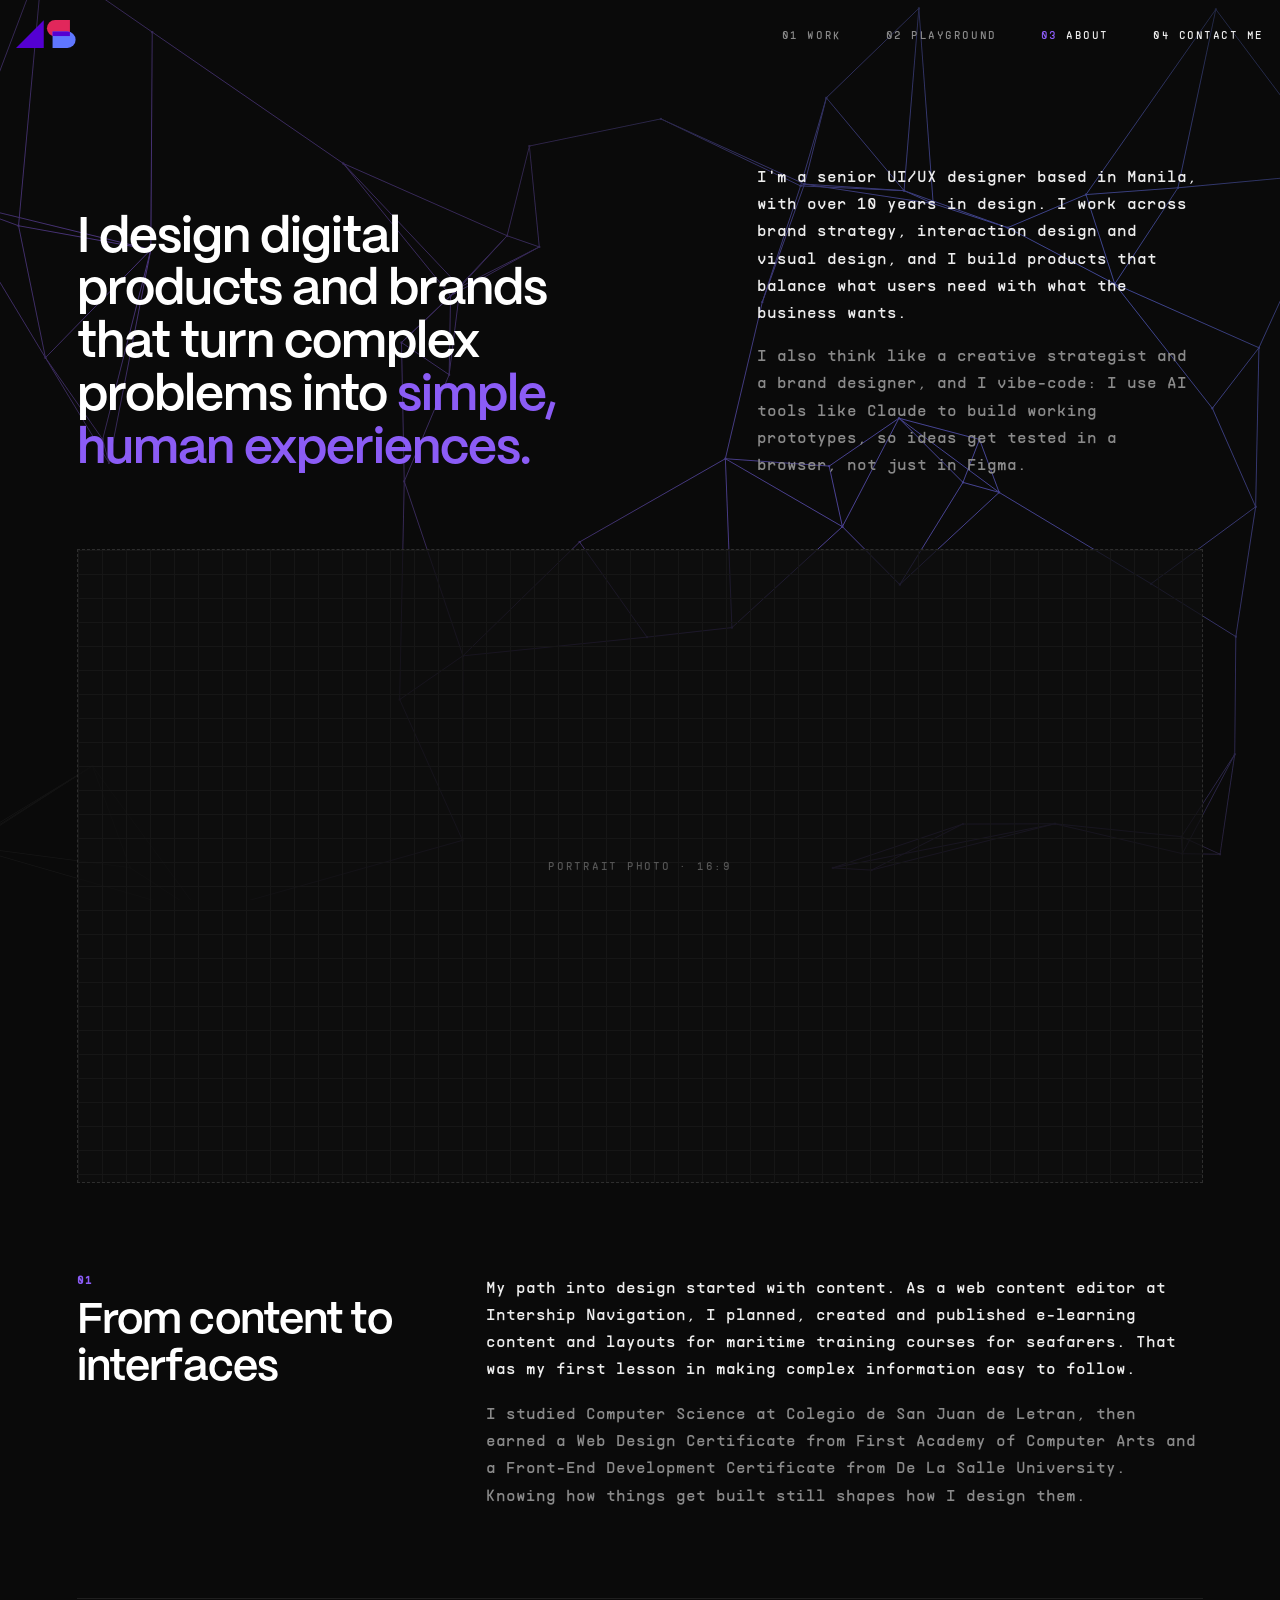
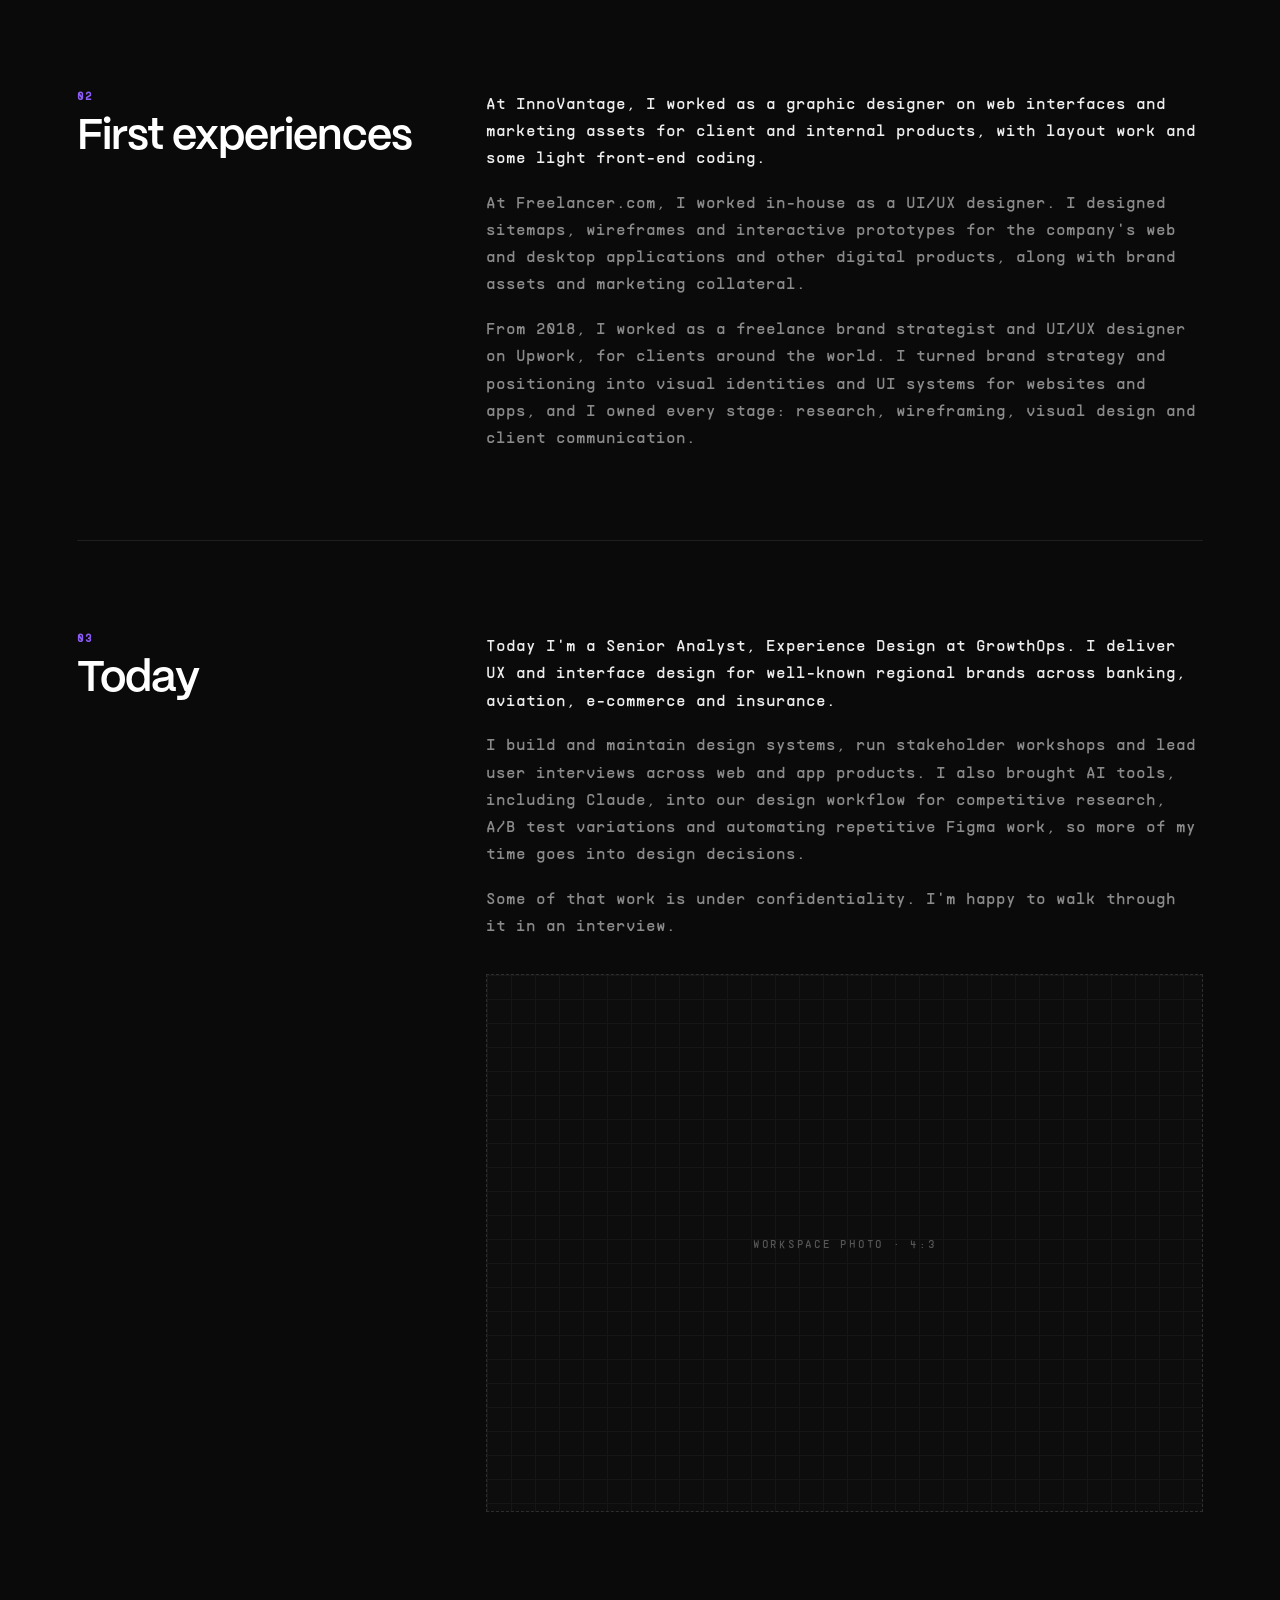
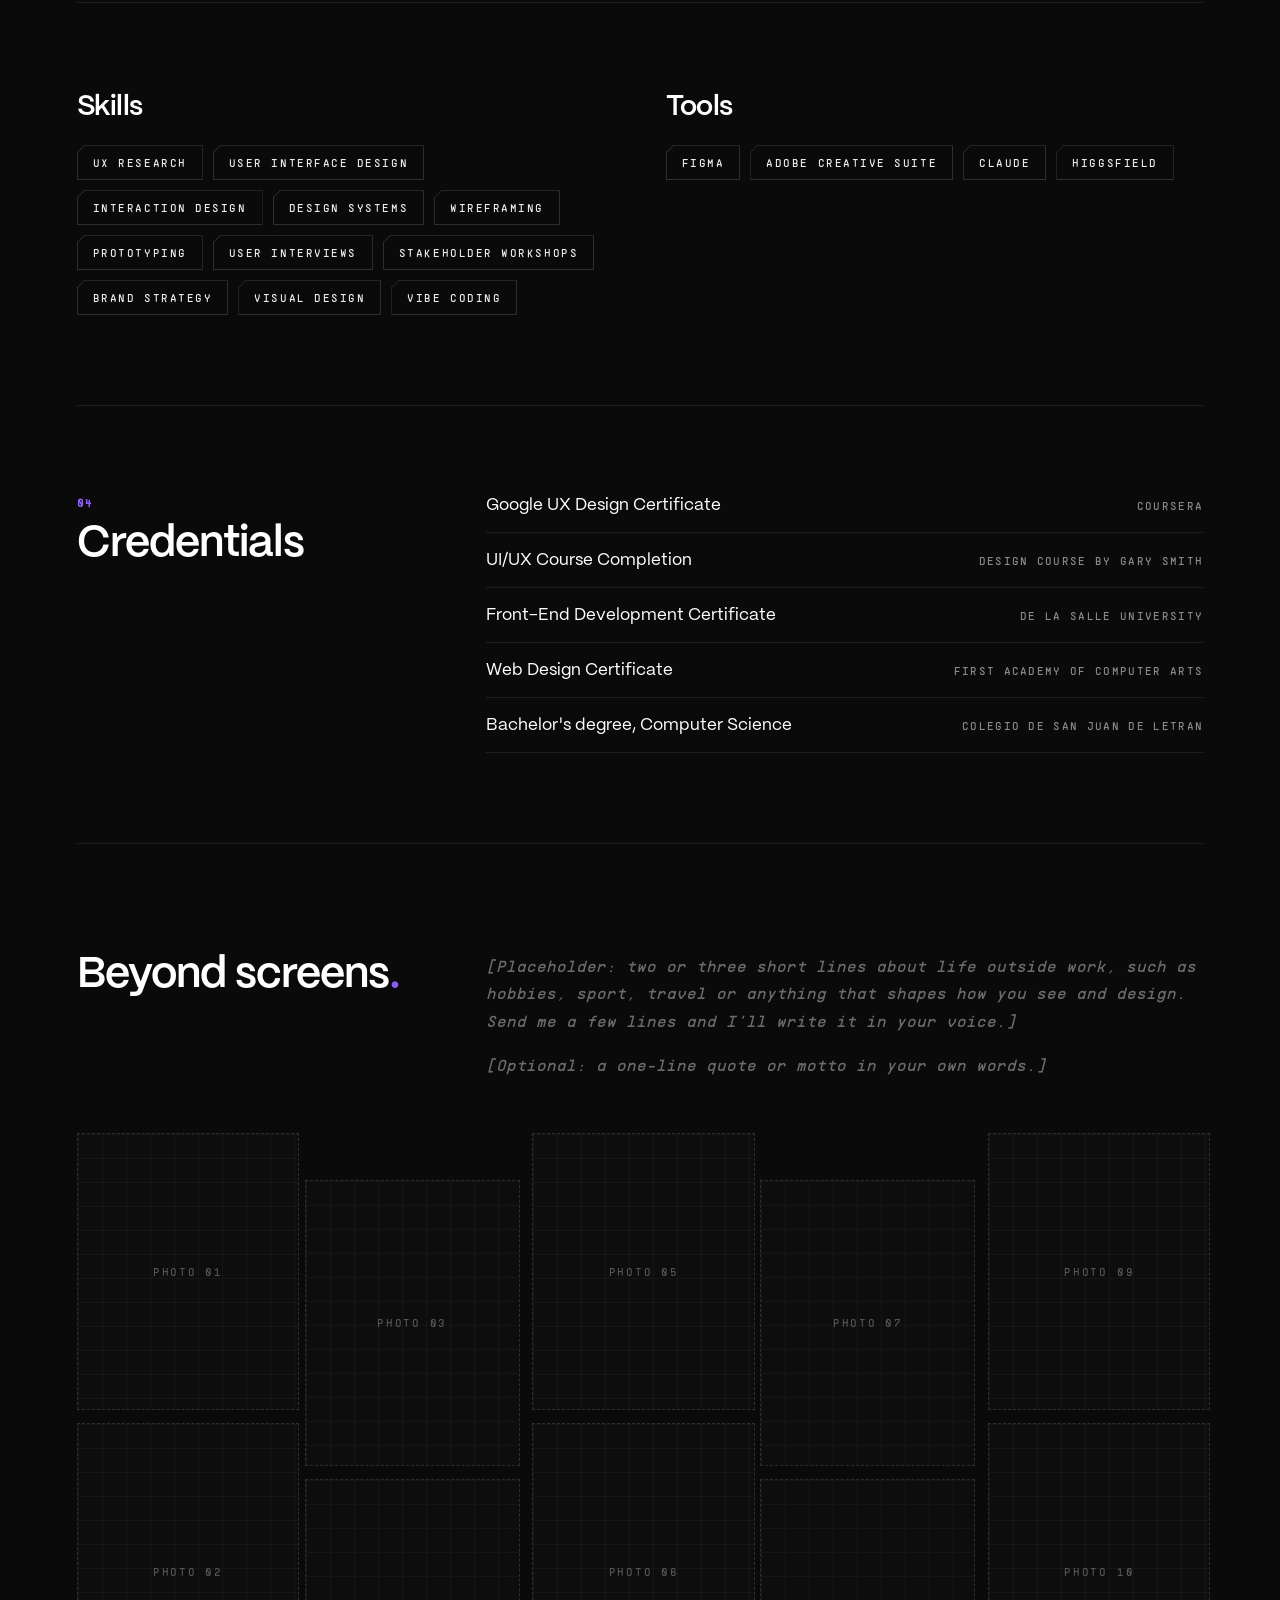
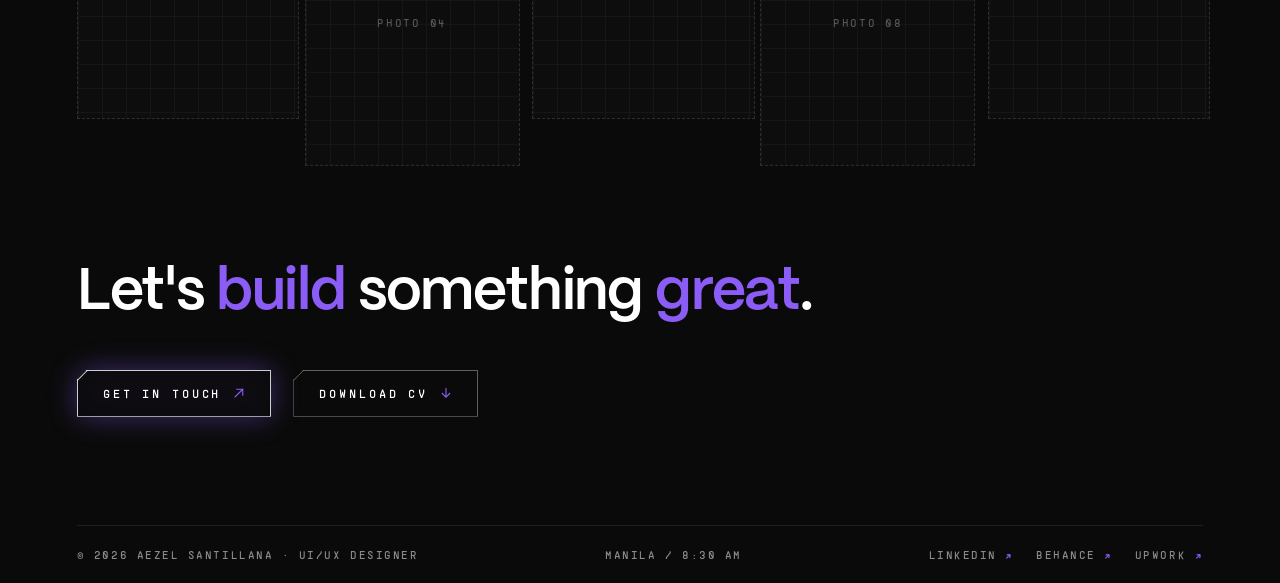
<file: about.html>
<!doctype html>
<html lang="en">
<head>
<meta charset="utf-8">
<meta name="viewport" content="width=device-width, initial-scale=1">
<title>About · Aezel Santillana</title>
<meta name="description" content="About Aezel Santillana, Senior UI/UX Designer based in Manila.">
<style>
:root {
  --bg: #0A0A0A; --ink: #EDEDED; --muted: #8A8A8A; --rule: #1F1F1F; --accent: #8B5CF6;
  --mono: "PP Supply Mono", "JetBrains Mono", ui-monospace, SFMono-Regular, Menlo, monospace;
  --display: "PP Mori", "Helvetica Neue", Arial, sans-serif;
  --body: 16px; --h2: clamp(28px, 3.4vw, 52px);
  color-scheme: dark;
}
@font-face { font-family: "PP Supply Mono"; font-weight: 400; font-display: swap; src: url("fonts/PPSupplyMono-Regular.woff2") format("woff2"); }
@font-face { font-family: "PP Mori"; font-weight: 400; font-display: swap; src: url("fonts/PPMori-Regular.woff2") format("woff2"); }
@font-face { font-family: "PP Mori"; font-weight: 600 700; font-display: swap; src: url("fonts/PPMori-SemiBold.woff2") format("woff2"); }
* { box-sizing: border-box; }
html { scroll-behavior: smooth; }
body { margin: 0; background: var(--bg); color: var(--ink); font-family: var(--mono); -webkit-font-smoothing: antialiased; }
@media (max-width: 640px) { :root { --body: 16px; } }
/* subtle polygon line network behind everything, lit by slow purple and blue lights */
#bg { position: fixed; inset: 0; width: 100%; height: 100%; z-index: 0; pointer-events: none; opacity: .9; }
.skip { position: absolute; left: -9999px; } .skip:focus { left: 16px; top: 16px; z-index: 20; background: #000; color: #fff; padding: 8px 12px; }
/* top bar: same as the home page (logo left, menu right) */
.top { position: fixed; inset: 0 0 auto 0; z-index: 10; display: flex; align-items: center; gap: 44px;
  padding: calc(env(safe-area-inset-top, 0px) + 20px) max(16px, env(safe-area-inset-right, 0px)) 20px max(16px, env(safe-area-inset-left, 0px));
  transition: background .3s ease, border-color .3s ease; border-bottom: 1px solid transparent; }
.top.is-solid { background: rgba(10,10,10,.82); backdrop-filter: blur(10px); -webkit-backdrop-filter: blur(10px); border-bottom-color: var(--rule); }
.logo { margin-right: auto; line-height: 0; }
.logo a { display: inline-block; }
.logo svg { display: block; height: 28px; width: auto; }
.logo a:focus-visible { outline: 1px solid var(--accent); outline-offset: 4px; }
.menu { display: flex; gap: 44px; }
.menu a { font-family: var(--mono); font-size: 11px; letter-spacing: .14em; text-transform: uppercase; color: var(--muted); text-decoration: none; white-space: nowrap; transition: color .25s ease; }
.menu a:hover, .menu a:focus-visible, .menu a[aria-current="page"] { color: var(--ink); }
.menu a[aria-current="page"] i { color: var(--accent); }
.menu i { font-style: normal; }
.menu b { color: var(--ink); font-weight: 400; }
@media (max-width: 640px) { .menu { gap: 18px; } .menu a { font-size: 10px; } .menu .hide-s { display: none; } }
main { position: relative; z-index: 1; padding: clamp(120px, 20vh, 200px) max(16px, 6vw) 0; }
/* head */
.kicker { font-size: 11px; letter-spacing: .14em; text-transform: uppercase; color: var(--accent); margin: 0 0 14px; }
.wk__h { font-family: var(--display); font-weight: 600; font-size: clamp(34px, 5.2vw, 76px); line-height: 1.04; letter-spacing: -.02em; margin: 0; max-width: 18ch; text-wrap: balance; color: #fff; }
.wk__h em { font-style: normal; color: var(--accent); }
.wk__lead { margin: 22px 0 0; max-width: 56ch; font-size: var(--body); line-height: 1.6; color: var(--muted); }
.wk__filters { display: flex; flex-wrap: wrap; gap: 10px; margin-top: 36px; }
.wk__tag { --c: 7px; font: inherit; font-family: var(--mono); font-size: 11px; letter-spacing: .18em; text-transform: uppercase; cursor: pointer; color: var(--muted);
  background: rgba(10,10,10,.7); border: 0; padding: 11px 18px; box-shadow: inset 0 0 0 1px #2A2A2A;
  clip-path: polygon(var(--c) 0, 100% 0, 100% 100%, 0 100%, 0 var(--c)); transition: color .2s ease, box-shadow .2s ease, background .2s ease; }
.wk__tag { position: relative; }
.wk__tag::before { content: ""; position: absolute; left: 0; top: 0; width: calc(var(--c) * 1.414); height: 1px; background: #2A2A2A; transform-origin: 0 0; transform: translate(0, var(--c)) rotate(-45deg); transition: background .2s ease; }
.wk__tag:hover::before { background: rgba(255,255,255,.5); }
.wk__tag.is-on::before { background: var(--accent); }
.wk__tag:hover { color: #fff; box-shadow: inset 0 0 0 1px rgba(255,255,255,.5); }
.wk__tag.is-on { color: #fff; background: rgba(139,92,246,.16); box-shadow: inset 0 0 0 1px var(--accent); }
.wk__tag:focus-visible { outline: 1px solid var(--accent); outline-offset: 4px; }
.wk__count { margin-left: 6px; color: var(--accent); }
/* grid: the same staggered cards as Selected work on the home page */
.fw { container-type: inline-size; display: grid; grid-template-columns: repeat(2, minmax(0, 1fr)); column-gap: clamp(1.5rem, 3vw, 2.6rem); row-gap: clamp(3rem, 7vw, 5.5rem); padding-bottom: 17cqw; margin-top: clamp(48px, 8vh, 80px); }
.fw__item { display: block; color: var(--ink); text-decoration: none; }
.fw__item:nth-child(even) { transform: translateY(17cqw); }
.fw__media { position: relative; display: block; aspect-ratio: 1 / 1; overflow: hidden; background: #111; }
.fw__media img { display: block; width: 100%; height: 100%; object-fit: cover; transition: transform 1.1s cubic-bezier(.22,.75,.3,1); }
.fw__item:hover .fw__media img { transform: scale(1.035); }
.fw__item:focus-visible { outline: 1px solid var(--accent); outline-offset: 4px; }
.fw__row { display: flex; justify-content: space-between; align-items: baseline; gap: 1rem; margin-top: 1.15rem; }
.fw__title { font-family: var(--display); font-weight: 600; font-size: clamp(1.1rem, .95rem + .5vw, 1.4rem); letter-spacing: -.02em; transition: color .3s; }
.fw__item:hover .fw__title { color: var(--accent); }
.fw__title em { font-style: normal; font-family: var(--mono); font-size: 10px; letter-spacing: .16em; text-transform: uppercase; color: var(--accent); margin-left: 10px; vertical-align: middle; }
.fw__year { color: var(--muted); font-size: .72rem; letter-spacing: .08em; white-space: nowrap; }
.fw__tags { display: block; margin-top: .55rem; font-size: 11px; letter-spacing: .12em; text-transform: uppercase; color: #6A6A6A; }
.fw__sum { display: block; margin-top: .5rem; color: var(--muted); font-size: var(--body); line-height: 1.6; }
.fw__item--soon .fw__media { display: grid; place-items: center; background-color: rgba(15,15,15,.7); border: 1px dashed #2A2A2A;
  background-image: linear-gradient(#151515 1px, transparent 1px), linear-gradient(90deg, #151515 1px, transparent 1px); background-size: 24px 24px; }
.fw__ph { font-size: 11px; letter-spacing: .16em; text-transform: uppercase; color: #4A4A4A; }
.fw__item--soon:hover .fw__title { color: inherit; }
@media (max-width: 720px) { .fw { grid-template-columns: minmax(0, 1fr); padding-bottom: 0; row-gap: 3rem; } .fw__item:nth-child(even) { transform: none; } }
.wk__empty { color: var(--muted); font-size: var(--body); }
/* reveal on scroll */
.fw-anim .fw__media { clip-path: inset(14% 0 0 0); opacity: 0; transition: clip-path 1.2s cubic-bezier(.22,.75,.3,1), opacity .9s ease; }
.fw-anim .fw__media img { scale: 1.14; transition: transform 1.1s cubic-bezier(.22,.75,.3,1), scale 1.6s cubic-bezier(.22,.75,.3,1); }
.fw-anim .fw__row, .fw-anim .fw__tags, .fw-anim .fw__sum { opacity: 0; translate: 0 14px; transition: opacity .8s ease .25s, translate .9s cubic-bezier(.22,.75,.3,1) .25s; }
.fw-anim .fw__item.is-in .fw__media { clip-path: inset(0 0 0 0); opacity: 1; }
.fw-anim .fw__item.is-in .fw__media img { scale: 1.08; }
.fw-anim .fw__item.is-in .fw__row, .fw-anim .fw__item.is-in .fw__tags, .fw-anim .fw__item.is-in .fw__sum { opacity: 1; translate: 0 0; }
/* confidential projects panel */
.private { margin-top: clamp(80px, 14vh, 160px); display: flex; justify-content: space-between; align-items: flex-end; gap: 32px 48px; flex-wrap: wrap;
  border: 1px solid #2A2A2A; background: rgba(15,15,15,.72); backdrop-filter: blur(6px); padding: clamp(28px, 4vw, 56px); }
.private__tag { margin: 0 0 14px; font-size: 11px; letter-spacing: .14em; text-transform: uppercase; color: var(--accent); }
.private h3 { margin: 0 0 14px; font-family: var(--display); font-weight: 600; font-size: clamp(22px, 2.4vw, 34px); letter-spacing: -.02em; color: #fff; }
.private p:not(.private__tag) { margin: 0; max-width: 60ch; font-size: var(--body); line-height: 1.6; color: var(--muted); }
/* mechanical button: same as Send message on the home page */
.mbtn { --c: 10px; position: relative; display: inline-flex; align-items: center; gap: 12px; cursor: pointer; border: 0; background: rgba(10,10,10,.9); color: #fff; text-decoration: none;
  font-family: var(--mono); font-size: 12px; letter-spacing: .24em; text-transform: uppercase; padding: 16px 26px;
  clip-path: polygon(var(--c) 0, 100% 0, 100% 100%, 0 100%, 0 var(--c));
  box-shadow: inset 0 0 0 1px rgba(255,255,255,.8); transition: background .25s ease; }
.mbtn::before { content: ""; position: absolute; left: 0; top: 0; width: calc(var(--c) * 1.414); height: 1px; background: rgba(255,255,255,.8); transform-origin: 0 0; transform: translate(0, var(--c)) rotate(-45deg); }
.mbtn svg { color: var(--accent); transition: transform .25s ease, color .25s ease; }
.mbtn:hover { background: var(--accent); }
.mbtn:hover svg { color: #fff; transform: translate(2px, -2px); }
.mbtn:focus-visible { outline: 1px solid var(--accent); outline-offset: 6px; }
.glow { filter: drop-shadow(0 0 14px rgba(139,92,246,.45)); }
/* footer */
.lf { margin-top: clamp(64px, 12vh, 140px); border-top: 1px solid var(--rule); padding: 22px 0 calc(env(safe-area-inset-bottom, 0px) + 22px);
  display: flex; justify-content: space-between; gap: 16px; flex-wrap: wrap; font-size: 11px; letter-spacing: .14em; text-transform: uppercase; color: var(--muted); }
.lf a { color: var(--muted); text-decoration: none; } .lf a:hover { color: #fff; }
.lf__links { display: flex; gap: 22px; flex-wrap: wrap; }
.lf__links span { color: var(--accent); }
@media (prefers-reduced-motion: reduce) { html { scroll-behavior: auto; } }
.wk__view { display: inline-flex; gap: 14px; align-items: center; margin-left: 8px; font-size: 11px; letter-spacing: .14em; text-transform: uppercase; color: #555; }
.wk__view a { color: var(--muted); text-decoration: none; } .wk__view a:hover { color: #fff; } .wk__view a[aria-current] { color: #fff; border-bottom: 1px solid var(--accent); padding-bottom: 3px; }
/* ---- About page (old site's content and order, new styling) ---- */
main.ap { padding-top: clamp(120px, 18vh, 180px); }
.ap__intro { display: grid; grid-template-columns: minmax(0, 1.35fr) minmax(0, 1fr); gap: 32px clamp(32px, 6vw, 96px); align-items: end; }
.ap__h { font-family: var(--display); font-weight: 600; font-size: clamp(30px, 3.9vw, 58px); line-height: 1.06; letter-spacing: -.02em; margin: 0; color: #fff; text-wrap: balance; }
.ap__h em { font-style: normal; color: var(--accent); }
.ap__lead p { margin: 0 0 1em; font-size: var(--body); line-height: 1.7; color: var(--muted); }
.ap__lead p:first-child { color: var(--ink); } .ap__lead p:last-child { margin: 0; }
.ph-img { position: relative; margin: 0; display: grid; place-items: center; background-color: rgba(15,15,15,.75); border: 1px dashed #2E2E2E;
  background-image: linear-gradient(#161616 1px, transparent 1px), linear-gradient(90deg, #161616 1px, transparent 1px); background-size: 24px 24px; }
.ph-img__label { font-size: 11px; letter-spacing: .16em; text-transform: uppercase; color: #555; }
.ap__hero { aspect-ratio: 16 / 9; margin-top: clamp(48px, 8vh, 88px); }
.ap__row { display: grid; grid-template-columns: minmax(0, 1fr) minmax(0, 2fr); gap: clamp(20px, 4vw, 64px); padding: clamp(56px, 10vh, 112px) 0; border-bottom: 1px solid var(--rule); }
.ap__t { margin: 0; }
.ap__t .n { display: block; font-family: var(--mono); font-size: 11px; letter-spacing: .14em; color: var(--accent); margin-bottom: 12px; }
.ap__t .t { display: block; font-family: var(--display); font-weight: 600; font-size: var(--h2); letter-spacing: -.02em; line-height: 1.08; color: #fff; }
.ap__t--sm .t { font-size: clamp(24px, 2.2vw, 34px); margin-bottom: 22px; }
.ap__body p { margin: 0 0 1.1em; font-size: var(--body); line-height: 1.7; color: var(--muted); }
.ap__body p:first-child { color: var(--ink); } .ap__body p:last-of-type { margin-bottom: 0; }
.ap__body--todo p { color: #6A6A6A !important; font-style: italic; }
.ap__side { aspect-ratio: 4 / 3; margin-top: 36px; }
.ap__row--split { grid-template-columns: repeat(2, minmax(0, 1fr)); }
.ap__tags { list-style: none; margin: 0; padding: 0; display: flex; flex-wrap: wrap; gap: 10px; }
.ap__tags li { --c: 7px; position: relative; font-size: 11px; letter-spacing: .14em; text-transform: uppercase; color: var(--ink); background: rgba(10,10,10,.7); padding: 11px 16px;
  box-shadow: inset 0 0 0 1px #2E2E2E; clip-path: polygon(var(--c) 0, 100% 0, 100% 100%, 0 100%, 0 var(--c)); transition: box-shadow .2s ease, color .2s ease; }
.ap__tags li::before { content: ""; position: absolute; left: 0; top: 0; width: calc(var(--c) * 1.414); height: 1px; background: #2E2E2E; transform-origin: 0 0; transform: translate(0, var(--c)) rotate(-45deg); transition: background .2s ease; }
.ap__tags li:hover { box-shadow: inset 0 0 0 1px var(--accent); } .ap__tags li:hover::before { background: var(--accent); }
.ap__list { list-style: none; margin: 0; padding: 0; }
.ap__list li { display: flex; justify-content: space-between; align-items: baseline; gap: 8px 24px; flex-wrap: wrap; padding: 18px 0; border-bottom: 1px solid var(--rule); }
.ap__list li:first-child { padding-top: 0; }
.ap__list li > span:first-child { font-family: var(--display); font-size: clamp(17px, 1.3vw, 20px); color: #fff; }
.ap__list li > span:last-child { font-size: 11px; letter-spacing: .12em; text-transform: uppercase; color: var(--muted); }
/* beyond screens */
.bs { padding: clamp(72px, 12vh, 128px) 0 0; }
.bs__head { display: grid; grid-template-columns: minmax(0, 1fr) minmax(0, 2fr); gap: clamp(20px, 4vw, 64px); margin-bottom: clamp(36px, 6vh, 64px); }
.bs__t { margin: 0; font-family: var(--display); font-weight: 600; font-size: var(--h2); letter-spacing: -.02em; line-height: 1.08; color: #fff; }
.bs__dot { color: var(--accent); }
.bs__wall { display: grid; grid-template-columns: repeat(5, minmax(0, 1fr)); gap: clamp(8px, 1vw, 16px); }
.bs__col { display: grid; gap: clamp(8px, 1vw, 16px); }
.bs__col:nth-child(even) { transform: translateY(8%); }
.bs__col .ph-img { aspect-ratio: 3 / 4; }
.bs__col:nth-child(odd) .ph-img:first-child { aspect-ratio: 4 / 5; }
/* closing CTA */
.ap__cta { margin-top: clamp(96px, 16vh, 176px); display: flex; flex-wrap: wrap; align-items: center; gap: 18px 22px; }
.ap__cta-h { flex-basis: 100%; margin: 0 0 clamp(16px, 3vh, 28px); font-family: var(--display); font-weight: 600; font-size: clamp(38px, 4.6vw, 76px); line-height: 1.05; letter-spacing: -.02em; color: #fff; }
.ap__cta-h em { font-style: normal; color: var(--accent); }
.mbtn--ghost { background: transparent; box-shadow: inset 0 0 0 1px rgba(255,255,255,.35); }
.mbtn--ghost::before { background: rgba(255,255,255,.35); }
@media (max-width: 860px) { .ap__intro, .bs__head { grid-template-columns: 1fr; } .bs__wall { grid-template-columns: repeat(3, minmax(0, 1fr)); } .bs__col:nth-child(n+4) { display: none; } }
@media (max-width: 700px) { .ap__row, .ap__row--split { grid-template-columns: 1fr; gap: 20px; } .ap__row--split { gap: 48px; } .bs__wall { grid-template-columns: repeat(2, minmax(0, 1fr)); } .bs__col:nth-child(n+3) { display: none; } }
.ap-anim .ap-rise { opacity: 0; transform: translateY(24px); transition: opacity .9s cubic-bezier(.2,.7,.2,1), transform .9s cubic-bezier(.2,.7,.2,1); }
.ap-anim .ap-rise.is-in { opacity: 1; transform: none; }
</style>
</head>
<body>
<a class="skip" href="#main">Skip to content</a>
<canvas id="bg" aria-hidden="true"></canvas>

<header class="top" id="nav">
  <div class="logo"><a href="index.html" aria-label="Aezel Santillana, home"><svg viewBox="0 0 264 124" xmlns="http://www.w3.org/2000/svg" aria-hidden="true"><defs><path id="asTop" d="M173 0H239V72H173A36 36 0 0 1 173 0Z"/><path id="asBot" d="M162 51H227.5A36.5 36.5 0 0 1 227.5 124H162Z"/><clipPath id="asTopClip"><use href="#asTop"/></clipPath></defs><path d="M0 124L123 1V124Z" fill="#5400D2"/><use href="#asTop" fill="#E1275B"/><use href="#asBot" fill="#5F77FF"/><use href="#asBot" fill="#5400D2" clip-path="url(#asTopClip)"/></svg></a></div>
  <nav class="menu" aria-label="Main">
    <a href="work.html">01 Work</a>
    <a href="playground.html" class="hide-s">02 Playground</a>
    <a href="about.html" aria-current="page"><i>03</i> About</a>
    <a href="index.html#contact"><b>04 Contact me</b></a>
  </nav>
</header>

<main id="main" class="ap">

  <header class="ap__intro">
    <h1 class="ap__h">I design digital products and brands that turn complex problems into <em>simple, human experiences.</em></h1>
    <div class="ap__lead">
      <p>I'm a senior UI/UX designer based in Manila, with over 10 years in design. I work across brand strategy, interaction design and visual design, and I build products that balance what users need with what the business wants.</p>
      <p>I also think like a creative strategist and a brand designer, and I vibe-code: I use AI tools like Claude to build working prototypes, so ideas get tested in a browser, not just in Figma.</p>
    </div>
  </header>

  <figure class="ap__hero ph-img" aria-label="Photo placeholder">
    <span class="ph-img__label">Portrait photo · 16:9</span>
  </figure>

  <section class="ap__row">
    <h2 class="ap__t"><span class="n">01</span><span class="t">From content to interfaces</span></h2>
    <div class="ap__body">
      <p>My path into design started with content. As a web content editor at Intership Navigation, I planned, created and published e-learning content and layouts for maritime training courses for seafarers. That was my first lesson in making complex information easy to follow.</p>
      <p>I studied Computer Science at Colegio de San Juan de Letran, then earned a Web Design Certificate from First Academy of Computer Arts and a Front-End Development Certificate from De La Salle University. Knowing how things get built still shapes how I design them.</p>
    </div>
  </section>

  <section class="ap__row">
    <h2 class="ap__t"><span class="n">02</span><span class="t">First experiences</span></h2>
    <div class="ap__body">
      <p>At InnoVantage, I worked as a graphic designer on web interfaces and marketing assets for client and internal products, with layout work and some light front-end coding.</p>
      <p>At Freelancer.com, I worked in-house as a UI/UX designer. I designed sitemaps, wireframes and interactive prototypes for the company's web and desktop applications and other digital products, along with brand assets and marketing collateral.</p>
      <p>From 2018, I worked as a freelance brand strategist and UI/UX designer on Upwork, for clients around the world. I turned brand strategy and positioning into visual identities and UI systems for websites and apps, and I owned every stage: research, wireframing, visual design and client communication.</p>
    </div>
  </section>

  <section class="ap__row">
    <h2 class="ap__t"><span class="n">03</span><span class="t">Today</span></h2>
    <div class="ap__body">
      <p>Today I'm a Senior Analyst, Experience Design at GrowthOps. I deliver UX and interface design for well-known regional brands across banking, aviation, e-commerce and insurance.</p>
      <p>I build and maintain design systems, run stakeholder workshops and lead user interviews across web and app products. I also brought AI tools, including Claude, into our design workflow for competitive research, A/B test variations and automating repetitive Figma work, so more of my time goes into design decisions.</p>
      <p>Some of that work is under confidentiality. I'm happy to walk through it in an interview.</p>
      <figure class="ap__side ph-img" aria-label="Photo placeholder">
        <span class="ph-img__label">Workspace photo · 4:3</span>
      </figure>
    </div>
  </section>

  <section class="ap__row ap__row--split">
    <div>
      <h2 class="ap__t ap__t--sm"><span class="t">Skills</span></h2>
      <ul class="ap__tags">
        <li>UX Research</li><li>User Interface Design</li><li>Interaction Design</li><li>Design Systems</li>
        <li>Wireframing</li><li>Prototyping</li><li>User Interviews</li><li>Stakeholder Workshops</li>
        <li>Brand Strategy</li><li>Visual Design</li><li>Vibe Coding</li>
      </ul>
    </div>
    <div>
      <h2 class="ap__t ap__t--sm"><span class="t">Tools</span></h2>
      <ul class="ap__tags">
        <li>Figma</li><li>Adobe Creative Suite</li><li>Claude</li><li>Higgsfield</li>
      </ul>
    </div>
  </section>

  <section class="ap__row">
    <h2 class="ap__t"><span class="n">04</span><span class="t">Credentials</span></h2>
    <div class="ap__body">
      <ul class="ap__list">
        <li><span>Google UX Design Certificate</span><span>Coursera</span></li>
        <li><span>UI/UX Course Completion</span><span>Design Course by Gary Smith</span></li>
        <li><span>Front-End Development Certificate</span><span>De La Salle University</span></li>
        <li><span>Web Design Certificate</span><span>First Academy of Computer Arts</span></li>
        <li><span>Bachelor's degree, Computer Science</span><span>Colegio de San Juan de Letran</span></li>
      </ul>
    </div>
  </section>

  <section class="bs" aria-labelledby="beyondTitle">
    <header class="bs__head">
      <h2 class="bs__t" id="beyondTitle">Beyond screens<span class="bs__dot">.</span></h2>
      <div class="bs__copy ap__body ap__body--todo">
        <p>[Placeholder: two or three short lines about life outside work, such as hobbies, sport, travel or anything that shapes how you see and design. Send me a few lines and I'll write it in your voice.]</p>
        <p>[Optional: a one-line quote or motto in your own words.]</p>
      </div>
    </header>
    <div class="bs__wall" aria-label="Photo placeholders">
      <div class="bs__col"><figure class="ph-img"><span class="ph-img__label">Photo 01</span></figure><figure class="ph-img"><span class="ph-img__label">Photo 02</span></figure></div>
      <div class="bs__col"><figure class="ph-img"><span class="ph-img__label">Photo 03</span></figure><figure class="ph-img"><span class="ph-img__label">Photo 04</span></figure></div>
      <div class="bs__col"><figure class="ph-img"><span class="ph-img__label">Photo 05</span></figure><figure class="ph-img"><span class="ph-img__label">Photo 06</span></figure></div>
      <div class="bs__col"><figure class="ph-img"><span class="ph-img__label">Photo 07</span></figure><figure class="ph-img"><span class="ph-img__label">Photo 08</span></figure></div>
      <div class="bs__col"><figure class="ph-img"><span class="ph-img__label">Photo 09</span></figure><figure class="ph-img"><span class="ph-img__label">Photo 10</span></figure></div>
    </div>
  </section>


  <section class="ap__cta">
    <p class="ap__cta-h">Let's <em>build</em> something <em>great</em>.</p>
    <span class="glow"><a class="mbtn" href="index.html#contact"><span>Get in touch</span><svg viewBox="0 0 16 16" width="12" height="12" aria-hidden="true"><path d="M3 13L13 3M5 3h8v8" fill="none" stroke="currentColor" stroke-width="1.5" stroke-linecap="square"/></svg></a></span>
    <a class="mbtn mbtn--ghost" href="Aezel-Santillana-CV.pdf" download="Aezel-Santillana-CV.pdf"><span>Download CV</span><svg viewBox="0 0 16 16" width="12" height="12" aria-hidden="true"><path d="M8 2v11M3 8.5l5 5 5-5" fill="none" stroke="currentColor" stroke-width="1.5" stroke-linecap="square"/></svg></a>
  </section>


  <footer class="lf">
    <span>© <span id="yr">2026</span> Aezel Santillana · UI/UX Designer</span>
    <span>Manila / <time id="mnl">--:--</time></span>
    <span class="lf__links">
      <a href="https://www.linkedin.com/in/aezel-santillana-06a93380" target="_blank" rel="noopener noreferrer">LinkedIn <span aria-hidden="true">↗</span></a>
      <a href="https://www.behance.net/aezelcabrales1" target="_blank" rel="noopener noreferrer">Behance <span aria-hidden="true">↗</span></a>
      <a href="https://www.upwork.com/freelancers/~0197da35db298e4c20?mp_source=share" target="_blank" rel="noopener noreferrer">Upwork <span aria-hidden="true">↗</span></a>
    </span>
  </footer>
</main>

<script>
(function () {
  document.getElementById("yr").textContent = new Date().getFullYear();
  var mnl = document.getElementById("mnl"), fmt; try { fmt = new Intl.DateTimeFormat("en-US", { timeZone: "Asia/Manila", hour: "numeric", minute: "2-digit" }); } catch (e) {}
  var tick = function () { if (fmt) mnl.textContent = fmt.format(new Date()); }; tick(); setInterval(tick, 20000);
  var nav = document.getElementById("nav"), ns = function () { nav.classList.toggle("is-solid", window.scrollY > 40); };
  window.addEventListener("scroll", ns, { passive: true }); ns();
  var calm = window.matchMedia("(prefers-reduced-motion: reduce)").matches;
  if (calm || !("IntersectionObserver" in window)) return;
  document.documentElement.classList.add("ap-anim");
  var io = new IntersectionObserver(function (es) { es.forEach(function (e) { if (e.isIntersecting) { e.target.classList.add("is-in"); io.unobserve(e.target); } }); }, { threshold: .12 });
  document.querySelectorAll(".ap__row, .ap__hero, .bs, .ap__cta").forEach(function (el) { el.classList.add("ap-rise"); io.observe(el); });
})();
</script>
<script>
/* background: a sparse polygon line network, lit by three drifting lights and the cursor (same idea as the home page) */
(function () {
  var cv = document.getElementById("bg"), ctx = cv.getContext("2d");
  var calm = window.matchMedia("(prefers-reduced-motion: reduce)").matches;
  var W, H, dpr, lines, glowC, gctx, seed = 7;
  var rnd = function () { seed = (seed * 16807) % 2147483647; return (seed - 1) / 2147483646; };
  var mouse = { x: -9999, y: -9999 };
  function build() {
    dpr = Math.min(2, window.devicePixelRatio || 1);
    W = window.innerWidth; H = window.innerHeight;
    cv.width = W * dpr; cv.height = H * dpr;
    seed = 7;
    var n = Math.round(Math.max(36, Math.min(90, W * H / 18000))), pts = [];
    for (var i = 0; i < n; i++) pts.push([rnd() * W * 1.1 - W * .05, rnd() * H * 1.1 - H * .05]);
    lines = document.createElement("canvas"); lines.width = cv.width; lines.height = cv.height;
    var l = lines.getContext("2d"); l.scale(dpr, dpr); l.lineWidth = 1; l.strokeStyle = "#fff";
    var seen = {};
    pts.forEach(function (p, i) {
      var d = pts.map(function (q, j) { return [j, (q[0] - p[0]) * (q[0] - p[0]) + (q[1] - p[1]) * (q[1] - p[1])]; }).sort(function (a, b) { return a[1] - b[1]; });
      for (var k = 1; k <= 3; k++) {
        var j = d[k][0], key = i < j ? i + "_" + j : j + "_" + i;
        if (seen[key]) continue; seen[key] = 1;
        l.beginPath(); l.moveTo(p[0], p[1]); l.lineTo(pts[j][0], pts[j][1]); l.stroke();
      }
      l.fillStyle = "#fff"; l.fillRect(p[0] - 1, p[1] - 1, 2, 2);
    });
    glowC = document.createElement("canvas"); glowC.width = cv.width; glowC.height = cv.height; gctx = glowC.getContext("2d");
  }
  var lights = [
    { c: "139,92,246", r: .55, sx: .00011, sy: .00007, px: 0, py: 1 },
    { c: "95,119,255", r: .45, sx: .00008, sy: .00013, px: 2, py: 4 },
    { c: "139,92,246", r: .40, sx: .00014, sy: .00009, px: 4, py: 2 }
  ];
  function frame(t) {
    ctx.setTransform(1, 0, 0, 1, 0, 0);
    ctx.clearRect(0, 0, cv.width, cv.height);
    ctx.globalAlpha = .045; ctx.drawImage(lines, 0, 0); ctx.globalAlpha = 1;   /* the faint base network */
    gctx.globalCompositeOperation = "source-over"; gctx.clearRect(0, 0, glowC.width, glowC.height);
    var m = Math.max(W, H);
    lights.forEach(function (L) {
      var x = (.5 + .42 * Math.sin(t * L.sx + L.px)) * W, y = (.5 + .42 * Math.cos(t * L.sy + L.py)) * H, r = L.r * m;
      var g = gctx.createRadialGradient(x * dpr, y * dpr, 0, x * dpr, y * dpr, r * dpr);
      g.addColorStop(0, "rgba(" + L.c + ",.55)"); g.addColorStop(1, "rgba(" + L.c + ",0)");
      gctx.fillStyle = g; gctx.fillRect(0, 0, glowC.width, glowC.height);
    });
    if (mouse.x > -999) {
      var g2 = gctx.createRadialGradient(mouse.x * dpr, mouse.y * dpr, 0, mouse.x * dpr, mouse.y * dpr, 260 * dpr);
      g2.addColorStop(0, "rgba(180,150,255,.7)"); g2.addColorStop(1, "rgba(139,92,246,0)");
      gctx.fillStyle = g2; gctx.fillRect(0, 0, glowC.width, glowC.height);
    }
    gctx.globalCompositeOperation = "destination-in"; gctx.drawImage(lines, 0, 0);   /* light only where the lines are */
    ctx.drawImage(glowC, 0, 0);
    if (!calm) requestAnimationFrame(frame);
  }
  build();
  window.addEventListener("resize", function () { build(); if (calm) frame(0); });
  window.addEventListener("pointermove", function (e) { mouse.x = e.clientX; mouse.y = e.clientY; }, { passive: true });
  requestAnimationFrame(frame);
})();
</script>
</body>
</html>
</file>
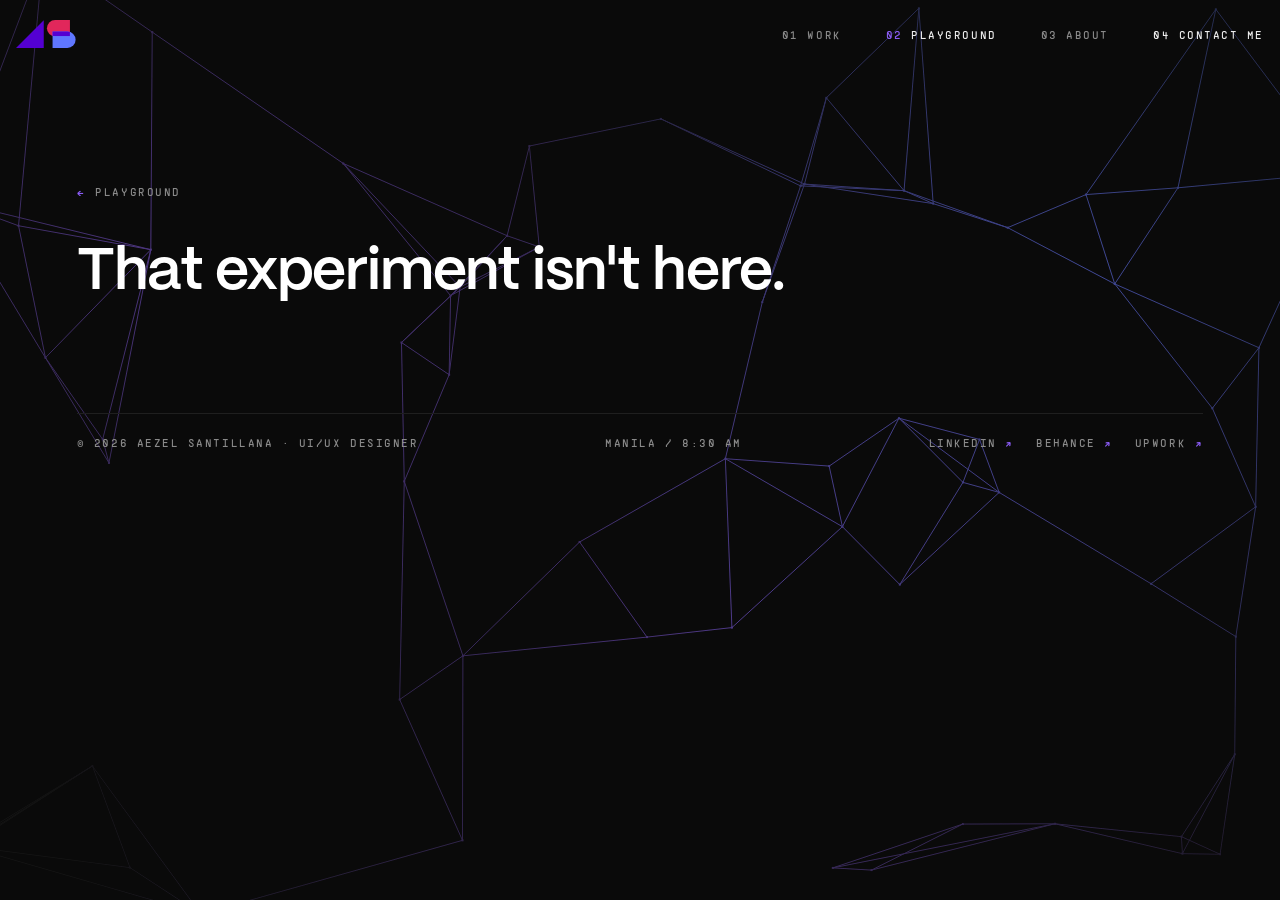
<file: play.html>
<!doctype html>
<html lang="en">
<head>
<meta charset="utf-8">
<meta name="viewport" content="width=device-width, initial-scale=1">
<title>Playground · Aezel Santillana</title>
<meta name="description" content="Project case study by Aezel Santillana, Senior UI/UX Designer.">
<style>
:root {
  --bg: #0A0A0A; --ink: #EDEDED; --muted: #8A8A8A; --rule: #1F1F1F; --accent: #8B5CF6;
  --mono: "PP Supply Mono", "JetBrains Mono", ui-monospace, SFMono-Regular, Menlo, monospace;
  --display: "PP Mori", "Helvetica Neue", Arial, sans-serif;
  --body: 16px; --h2: clamp(28px, 3.4vw, 52px);
  color-scheme: dark;
}
@font-face { font-family: "PP Supply Mono"; font-weight: 400; font-display: swap; src: url("fonts/PPSupplyMono-Regular.woff2") format("woff2"); }
@font-face { font-family: "PP Mori"; font-weight: 400; font-display: swap; src: url("fonts/PPMori-Regular.woff2") format("woff2"); }
@font-face { font-family: "PP Mori"; font-weight: 600 700; font-display: swap; src: url("fonts/PPMori-SemiBold.woff2") format("woff2"); }
* { box-sizing: border-box; }
html { scroll-behavior: smooth; }
body { margin: 0; background: var(--bg); color: var(--ink); font-family: var(--mono); -webkit-font-smoothing: antialiased; }
@media (max-width: 640px) { :root { --body: 16px; } }
/* subtle polygon line network behind everything, lit by slow purple and blue lights */
#bg { position: fixed; inset: 0; width: 100%; height: 100%; z-index: 0; pointer-events: none; opacity: .9; }
.skip { position: absolute; left: -9999px; } .skip:focus { left: 16px; top: 16px; z-index: 20; background: #000; color: #fff; padding: 8px 12px; }
/* top bar: same as the home page (logo left, menu right) */
.top { position: fixed; inset: 0 0 auto 0; z-index: 10; display: flex; align-items: center; gap: 44px;
  padding: calc(env(safe-area-inset-top, 0px) + 20px) max(16px, env(safe-area-inset-right, 0px)) 20px max(16px, env(safe-area-inset-left, 0px));
  transition: background .3s ease, border-color .3s ease; border-bottom: 1px solid transparent; }
.top.is-solid { background: rgba(10,10,10,.82); backdrop-filter: blur(10px); -webkit-backdrop-filter: blur(10px); border-bottom-color: var(--rule); }
.logo { margin-right: auto; line-height: 0; }
.logo a { display: inline-block; }
.logo svg { display: block; height: 28px; width: auto; }
.logo a:focus-visible { outline: 1px solid var(--accent); outline-offset: 4px; }
.menu { display: flex; gap: 44px; }
.menu a { font-family: var(--mono); font-size: 11px; letter-spacing: .14em; text-transform: uppercase; color: var(--muted); text-decoration: none; white-space: nowrap; transition: color .25s ease; }
.menu a:hover, .menu a:focus-visible, .menu a[aria-current="page"] { color: var(--ink); }
.menu a[aria-current="page"] i { color: var(--accent); }
.menu i { font-style: normal; }
.menu b { color: var(--ink); font-weight: 400; }
@media (max-width: 640px) { .menu { gap: 18px; } .menu a { font-size: 10px; } .menu .hide-s { display: none; } }
main { position: relative; z-index: 1; padding: clamp(120px, 20vh, 200px) max(16px, 6vw) 0; }
/* head */
.kicker { font-size: 11px; letter-spacing: .14em; text-transform: uppercase; color: var(--accent); margin: 0 0 14px; }
.wk__h { font-family: var(--display); font-weight: 600; font-size: clamp(34px, 5.2vw, 76px); line-height: 1.04; letter-spacing: -.02em; margin: 0; max-width: 18ch; text-wrap: balance; color: #fff; }
.wk__h em { font-style: normal; color: var(--accent); }
.wk__lead { margin: 22px 0 0; max-width: 56ch; font-size: var(--body); line-height: 1.6; color: var(--muted); }
.wk__filters { display: flex; flex-wrap: wrap; gap: 10px; margin-top: 36px; }
.wk__tag { --c: 7px; font: inherit; font-family: var(--mono); font-size: 11px; letter-spacing: .18em; text-transform: uppercase; cursor: pointer; color: var(--muted);
  background: rgba(10,10,10,.7); border: 0; padding: 11px 18px; box-shadow: inset 0 0 0 1px #2A2A2A;
  clip-path: polygon(var(--c) 0, 100% 0, 100% 100%, 0 100%, 0 var(--c)); transition: color .2s ease, box-shadow .2s ease, background .2s ease; }
.wk__tag:hover { color: #fff; box-shadow: inset 0 0 0 1px rgba(255,255,255,.5); }
.wk__tag.is-on { color: #fff; background: rgba(139,92,246,.16); box-shadow: inset 0 0 0 1px var(--accent); }
.wk__tag:focus-visible { outline: 1px solid var(--accent); outline-offset: 4px; }
.wk__count { margin-left: 6px; color: var(--accent); }
/* grid: the same staggered cards as Selected work on the home page */
.fw { container-type: inline-size; display: grid; grid-template-columns: repeat(2, minmax(0, 1fr)); column-gap: clamp(1.5rem, 3vw, 2.6rem); row-gap: clamp(3rem, 7vw, 5.5rem); padding-bottom: 17cqw; margin-top: clamp(48px, 8vh, 80px); }
.fw__item { display: block; color: var(--ink); text-decoration: none; }
.fw__item:nth-child(even) { transform: translateY(17cqw); }
.fw__media { position: relative; display: block; aspect-ratio: 1 / 1; overflow: hidden; background: #111; }
.fw__media img { display: block; width: 100%; height: 100%; object-fit: cover; transition: transform 1.1s cubic-bezier(.22,.75,.3,1); }
.fw__item:hover .fw__media img { transform: scale(1.035); }
.fw__item:focus-visible { outline: 1px solid var(--accent); outline-offset: 4px; }
.fw__row { display: flex; justify-content: space-between; align-items: baseline; gap: 1rem; margin-top: 1.15rem; }
.fw__title { font-family: var(--display); font-weight: 600; font-size: clamp(1.1rem, .95rem + .5vw, 1.4rem); letter-spacing: -.02em; transition: color .3s; }
.fw__item:hover .fw__title { color: var(--accent); }
.fw__title em { font-style: normal; font-family: var(--mono); font-size: 10px; letter-spacing: .16em; text-transform: uppercase; color: var(--accent); margin-left: 10px; vertical-align: middle; }
.fw__year { color: var(--muted); font-size: .72rem; letter-spacing: .08em; white-space: nowrap; }
.fw__tags { display: block; margin-top: .55rem; font-size: 11px; letter-spacing: .12em; text-transform: uppercase; color: #6A6A6A; }
.fw__sum { display: block; margin-top: .5rem; color: var(--muted); font-size: var(--body); line-height: 1.6; }
.fw__item--soon .fw__media { display: grid; place-items: center; background-color: rgba(15,15,15,.7); border: 1px dashed #2A2A2A;
  background-image: linear-gradient(#151515 1px, transparent 1px), linear-gradient(90deg, #151515 1px, transparent 1px); background-size: 24px 24px; }
.fw__ph { font-size: 11px; letter-spacing: .16em; text-transform: uppercase; color: #4A4A4A; }
.fw__item--soon:hover .fw__title { color: inherit; }
@media (max-width: 720px) { .fw { grid-template-columns: minmax(0, 1fr); padding-bottom: 0; row-gap: 3rem; } .fw__item:nth-child(even) { transform: none; } }
.wk__empty { color: var(--muted); font-size: var(--body); }
/* reveal on scroll */
.fw-anim .fw__media { clip-path: inset(14% 0 0 0); opacity: 0; transition: clip-path 1.2s cubic-bezier(.22,.75,.3,1), opacity .9s ease; }
.fw-anim .fw__media img { scale: 1.14; transition: transform 1.1s cubic-bezier(.22,.75,.3,1), scale 1.6s cubic-bezier(.22,.75,.3,1); }
.fw-anim .fw__row, .fw-anim .fw__tags, .fw-anim .fw__sum { opacity: 0; translate: 0 14px; transition: opacity .8s ease .25s, translate .9s cubic-bezier(.22,.75,.3,1) .25s; }
.fw-anim .fw__item.is-in .fw__media { clip-path: inset(0 0 0 0); opacity: 1; }
.fw-anim .fw__item.is-in .fw__media img { scale: 1.08; }
.fw-anim .fw__item.is-in .fw__row, .fw-anim .fw__item.is-in .fw__tags, .fw-anim .fw__item.is-in .fw__sum { opacity: 1; translate: 0 0; }
/* confidential projects panel */
.private { margin-top: clamp(80px, 14vh, 160px); display: flex; justify-content: space-between; align-items: flex-end; gap: 32px 48px; flex-wrap: wrap;
  border: 1px solid #2A2A2A; background: rgba(15,15,15,.72); backdrop-filter: blur(6px); padding: clamp(28px, 4vw, 56px); }
.private__tag { margin: 0 0 14px; font-size: 11px; letter-spacing: .14em; text-transform: uppercase; color: var(--accent); }
.private h3 { margin: 0 0 14px; font-family: var(--display); font-weight: 600; font-size: clamp(22px, 2.4vw, 34px); letter-spacing: -.02em; color: #fff; }
.private p:not(.private__tag) { margin: 0; max-width: 60ch; font-size: var(--body); line-height: 1.6; color: var(--muted); }
/* mechanical button: same as Send message on the home page */
.mbtn { --c: 10px; position: relative; display: inline-flex; align-items: center; gap: 12px; cursor: pointer; border: 0; background: rgba(10,10,10,.9); color: #fff; text-decoration: none;
  font-family: var(--mono); font-size: 12px; letter-spacing: .24em; text-transform: uppercase; padding: 16px 26px;
  clip-path: polygon(var(--c) 0, 100% 0, 100% 100%, 0 100%, 0 var(--c));
  box-shadow: inset 0 0 0 1px rgba(255,255,255,.8); transition: background .25s ease; }
.mbtn::before { content: ""; position: absolute; left: 0; top: 0; width: calc(var(--c) * 1.414); height: 1px; background: rgba(255,255,255,.8); transform-origin: 0 0; transform: translate(0, var(--c)) rotate(-45deg); }
.mbtn svg { color: var(--accent); transition: transform .25s ease, color .25s ease; }
.mbtn:hover { background: var(--accent); }
.mbtn:hover svg { color: #fff; transform: translate(2px, -2px); }
.mbtn:focus-visible { outline: 1px solid var(--accent); outline-offset: 6px; }
.glow { filter: drop-shadow(0 0 14px rgba(139,92,246,.45)); }
/* footer */
.lf { margin-top: clamp(64px, 12vh, 140px); border-top: 1px solid var(--rule); padding: 22px 0 calc(env(safe-area-inset-bottom, 0px) + 22px);
  display: flex; justify-content: space-between; gap: 16px; flex-wrap: wrap; font-size: 11px; letter-spacing: .14em; text-transform: uppercase; color: var(--muted); }
.lf a { color: var(--muted); text-decoration: none; } .lf a:hover { color: #fff; }
.lf__links { display: flex; gap: 22px; flex-wrap: wrap; }
.lf__links span { color: var(--accent); }
@media (prefers-reduced-motion: reduce) { html { scroll-behavior: auto; } }
/* ---- case study page (old site's Overview / Challenge / Approach / Outcome layout, new styling) ---- */
.cx__back { display: inline-flex; gap: 10px; align-items: center; font-size: 11px; letter-spacing: .14em; text-transform: uppercase; color: var(--muted); text-decoration: none; margin: 0 0 clamp(28px, 5vh, 48px); transition: color .2s ease; }
.cx__back span { color: var(--accent); }
.cx__back:hover { color: #fff; }
.cx__eyebrow { font-size: 11px; letter-spacing: .14em; text-transform: uppercase; color: var(--accent); margin: 0 0 14px; }
.cx__h { font-family: var(--display); font-weight: 600; font-size: clamp(32px, 4.6vw, 68px); line-height: 1.05; letter-spacing: -.02em; max-width: 24ch; margin: 0 0 clamp(36px, 6vh, 60px); color: #fff; text-wrap: balance; }
.cx__meta { display: grid; grid-template-columns: repeat(4, minmax(0, 1fr)); margin: 0 0 clamp(32px, 5vh, 56px); border-top: 1px solid #2A2A2A; border-bottom: 1px solid #2A2A2A; background: rgba(10,10,10,.55); }
.cx__metai { padding: 26px 20px 28px 0; }
.cx__metai + .cx__metai { padding-left: 20px; border-left: 1px solid #2A2A2A; }
.cx__metai dt { font-size: 11px; letter-spacing: .14em; text-transform: uppercase; color: var(--accent); margin: 0 0 10px; }
.cx__metai dd { margin: 0; font-size: 15px; line-height: 1.5; color: var(--ink); }
.cx__hero, .cx__fig { margin: 0; overflow: hidden; background: #141414; }
.cx__hero img, .cx__fig img, .cx__hero video, .cx__fig video { display: block; width: 100%; height: auto; }
.cx__sec { display: grid; grid-template-columns: minmax(0, 1fr) minmax(0, 2fr); gap: clamp(20px, 4vw, 64px); padding: clamp(64px, 12vh, 128px) 0 clamp(40px, 7vh, 72px); }
.cx__label { margin: 0; }
.cx__label .n { display: block; font-family: var(--mono); font-size: 11px; letter-spacing: .14em; color: var(--accent); margin-bottom: 12px; }
.cx__label .t { display: block; font-family: var(--display); font-weight: 600; font-size: var(--h2); letter-spacing: -.02em; line-height: 1.08; color: #fff; }
.cx__body p { margin: 0 0 1.1em; color: var(--muted); font-size: var(--body); line-height: 1.7; }
.cx__body p:first-child { color: var(--ink); }
.cx__body p:last-child { margin-bottom: 0; }
.cx__media { display: grid; gap: clamp(12px, 1.6vw, 24px); }
.cx__media--2 { grid-template-columns: repeat(2, minmax(0, 1fr)); }
.cx__media--3 { grid-template-columns: repeat(3, minmax(0, 1fr)); }
.cx__media--2 .cx__fig img, .cx__media--3 .cx__fig img { height: 100%; object-fit: cover; }
.cx__media--next { margin-top: clamp(12px, 1.6vw, 24px); }
/* before and after slider */
.ba { position: relative; --pos: 50%; aspect-ratio: 16 / 10; user-select: none; touch-action: pan-y; }
.ba__layer { position: absolute; inset: 0; }
.ba__layer img { width: 100%; height: 100%; object-fit: cover; object-position: top center; }
.ba__layer--before { clip-path: inset(0 calc(100% - var(--pos)) 0 0); }
.ba__tag { position: absolute; bottom: 16px; padding: 7px 11px; font-size: 10px; letter-spacing: .16em; text-transform: uppercase; color: #fff; background: rgba(10,10,10,.78); box-shadow: inset 0 0 0 1px rgba(255,255,255,.35); }
.ba__layer--before .ba__tag { left: 16px; } .ba__layer--after .ba__tag { right: 16px; }
.ba__bar { position: absolute; top: 0; bottom: 0; left: var(--pos); width: 2px; margin-left: -1px; background: var(--accent); box-shadow: 0 0 18px rgba(139,92,246,.8); pointer-events: none; }
.ba__knob { --c: 8px; position: absolute; top: 50%; left: 50%; translate: -50% -50%; display: grid; place-items: center; width: 50px; height: 40px; background: var(--accent); color: #fff; font-size: 14px; letter-spacing: .1em; white-space: nowrap;
  clip-path: polygon(var(--c) 0, 100% 0, 100% 100%, 0 100%, 0 var(--c)); }
.ba__range { position: absolute; inset: 0; width: 100%; height: 100%; margin: 0; opacity: 0; cursor: ew-resize; -webkit-appearance: none; appearance: none; background: transparent; }
.ba__range::-webkit-slider-thumb { -webkit-appearance: none; width: 50px; height: 100vh; }
.ba__range::-moz-range-thumb { width: 50px; height: 100vh; border: 0; }
.ba:has(.ba__range:focus-visible) { outline: 1px solid var(--accent); outline-offset: 4px; }
/* self-scrolling page shot */
.sv { position: relative; container-type: size; aspect-ratio: 1366 / 800; }
.sv .sv__img { position: absolute; left: 0; top: 0; width: 100%; height: auto; will-change: transform; animation: sv-scroll 26s cubic-bezier(.45, 0, .55, 1) infinite; animation-play-state: paused; }
.sv.is-on .sv__img { animation-play-state: running; }
@keyframes sv-scroll { 0%, 6% { transform: translateY(0); } 86%, 92% { transform: translateY(calc(-100% + 100cqh)); } 100% { transform: translateY(0); } }
/* more projects */
.cx__more { padding: clamp(80px, 14vh, 144px) 0 0; border-top: 1px solid var(--rule); margin-top: clamp(64px, 12vh, 128px); }
.cx__moreh { font-family: var(--display); font-weight: 600; font-size: var(--h2); letter-spacing: -.02em; margin: 0 0 clamp(32px, 5vh, 48px); color: #fff; }
.cx__morerow { display: grid; grid-template-columns: repeat(3, minmax(0, 1fr)); gap: clamp(14px, 2vw, 28px); }
.cx__card { display: flex; flex-direction: column; gap: 12px; color: var(--ink); text-decoration: none; }
.cx__cardimg { display: grid; place-items: center; aspect-ratio: 1 / 1; overflow: hidden; background: #141414; }
.cx__cardimg img { width: 100%; height: 100%; object-fit: cover; transition: transform .8s cubic-bezier(.2,.7,.2,1); }
.cx__card:hover .cx__cardimg img { transform: scale(1.04); }
.cx__card:focus-visible { outline: 1px solid var(--accent); outline-offset: 4px; }
.cx__cardrow { display: flex; justify-content: space-between; align-items: baseline; gap: 16px; }
.cx__cardt { font-family: var(--display); font-weight: 600; font-size: clamp(18px, 1.4vw, 22px); letter-spacing: -.02em; transition: color .3s; }
.cx__card:hover .cx__cardt { color: var(--accent); }
.cx__cards, .cx__cardy { color: var(--muted); font-size: 11px; letter-spacing: .1em; text-transform: uppercase; }
.cx__missing { padding: 8vh 0; } .cx__missing h1 { font-family: var(--display); font-weight: 600; font-size: var(--h2); margin: 0 0 16px; } .cx__missing p { color: var(--muted); font-size: var(--body); margin: 0 0 32px; }
.cx-anim .cx-rise { opacity: 0; transform: translateY(24px); transition: opacity .9s cubic-bezier(.2,.7,.2,1), transform .9s cubic-bezier(.2,.7,.2,1); }
.cx-anim .cx-rise.is-in { opacity: 1; transform: none; }
.cx-anim .cx__body.cx-rise { transition-delay: .08s; }
@media (max-width: 900px) { .cx__meta { grid-template-columns: repeat(2, minmax(0, 1fr)); } .cx__metai:nth-child(3) { padding-left: 0; border-left: 0; } .cx__metai:nth-child(n+3) { border-top: 1px solid #2A2A2A; } .cx__morerow { grid-template-columns: repeat(2, minmax(0, 1fr)); } .cx__morerow > :nth-child(3) { display: none; } }
@media (max-width: 700px) { .cx__sec { grid-template-columns: minmax(0, 1fr); gap: 20px; padding: clamp(48px, 9vh, 72px) 0 32px; } .cx__media--3 { grid-template-columns: minmax(0, 1fr); } .cx__morerow { grid-template-columns: minmax(0, 1fr); } .cx__morerow > :nth-child(3) { display: flex; } .sv { aspect-ratio: 4 / 3 !important; } }
@media (prefers-reduced-motion: reduce) { .sv { overflow-y: auto; } .sv .sv__img { position: static; animation: none; } .cx__cardimg img { transition: none; } }
.cx__hero canvas { display: block; width: 100%; height: auto; aspect-ratio: 16 / 10; image-rendering: auto; }
.cx__hero.is-pix canvas { image-rendering: pixelated; }
.cx__ph { aspect-ratio: 16 / 10; }
.cx__note { margin: 0 0 1.1em; font-size: 11px !important; letter-spacing: .16em; text-transform: uppercase; color: #555 !important; }
.cx__cardimg canvas { width: 100%; height: 100%; object-fit: cover; display: block; transition: transform .8s cubic-bezier(.2,.7,.2,1); }
.cx__card:hover .cx__cardimg canvas { transform: scale(1.04); }
.ph-img { position: relative; margin: 0; display: grid; place-items: center; background-color: rgba(15,15,15,.75); border: 1px dashed #2E2E2E;
  background-image: linear-gradient(#161616 1px, transparent 1px), linear-gradient(90deg, #161616 1px, transparent 1px); background-size: 24px 24px; }
.ph-img span { font-size: 11px; letter-spacing: .16em; text-transform: uppercase; color: #555; }
.cx__visit a { color: var(--accent); text-decoration: none; border-bottom: 1px solid currentColor; letter-spacing: .04em; }
.cx__visit a:hover { color: #fff; }
.cx__lead { margin: 18px 0 28px; max-width: 46ch; font-size: clamp(17px, 1.45vw, 22px); line-height: 1.5; color: var(--muted); }
.cx__hero--video { position: relative; aspect-ratio: 16 / 9; }
.cx__hero--video video { width: 100%; height: 100%; object-fit: cover; }
.cx__sound { position: absolute; right: 16px; bottom: 16px; border: 1px solid rgba(255,255,255,.35); background: rgba(10,10,10,.6); color: #fff; font: inherit; font-size: 11px; letter-spacing: .14em; text-transform: uppercase; padding: 8px 12px; cursor: pointer; backdrop-filter: blur(6px); }
.cx__sound:hover, .cx__sound[aria-pressed="true"] { border-color: var(--accent); }
.cx__sound:focus-visible { outline: 1px solid var(--accent); outline-offset: 3px; }
</style>
</head>
<body>
<a class="skip" href="#main">Skip to content</a>
<canvas id="bg" aria-hidden="true"></canvas>

<header class="top" id="nav">
  <div class="logo"><a href="index.html" aria-label="Aezel Santillana, home"><svg viewBox="0 0 264 124" xmlns="http://www.w3.org/2000/svg" aria-hidden="true"><defs><path id="asTop" d="M173 0H239V72H173A36 36 0 0 1 173 0Z"/><path id="asBot" d="M162 51H227.5A36.5 36.5 0 0 1 227.5 124H162Z"/><clipPath id="asTopClip"><use href="#asTop"/></clipPath></defs><path d="M0 124L123 1V124Z" fill="#5400D2"/><use href="#asTop" fill="#E1275B"/><use href="#asBot" fill="#5F77FF"/><use href="#asBot" fill="#5400D2" clip-path="url(#asTopClip)"/></svg></a></div>
  <nav class="menu" aria-label="Main">
    <a href="work.html"><i>01</i> Work</a>
    <a href="playground.html" class="hide-s" aria-current="page"><i>02</i> Playground</a>
    <a href="about.html">03 About</a>
    <a href="index.html#contact"><b>04 Contact me</b></a>
  </nav>
</header>

<main id="main">
  <div id="projectDetail"></div>
  <footer class="lf">
    <span>© <span id="yr">2026</span> Aezel Santillana · UI/UX Designer</span>
    <span>Manila / <time id="mnl">--:--</time></span>
    <span class="lf__links">
      <a href="https://www.linkedin.com/in/aezel-santillana-06a93380" target="_blank" rel="noopener noreferrer">LinkedIn <span aria-hidden="true">↗</span></a>
      <a href="https://www.behance.net/aezelcabrales1" target="_blank" rel="noopener noreferrer">Behance <span aria-hidden="true">↗</span></a>
      <a href="https://www.upwork.com/freelancers/~0197da35db298e4c20?mp_source=share" target="_blank" rel="noopener noreferrer">Upwork <span aria-hidden="true">↗</span></a>
    </span>
  </footer>
</main>

<script src="playdata.js"></script>
<script>
(function () {
  "use strict";
  var reduce = window.matchMedia("(prefers-reduced-motion: reduce)").matches;
  function el(tag, cls, text) { var n = document.createElement(tag); if (cls) n.className = cls; if (text != null) n.textContent = text; return n; }
  var mount = document.getElementById("projectDetail");
  var q = parseInt(new URLSearchParams(location.search).get("p"), 10), i = q - 1, p = PLAY[i];
  var wrap = el("article", "cx__in");
  var bk = el("a", "cx__back"); bk.href = "playground.html"; bk.innerHTML = '<span aria-hidden="true">←</span> Playground'; wrap.appendChild(bk);
  if (!p) {
    wrap.appendChild(el("h1", "cx__h", "That experiment isn't here."));
    mount.appendChild(wrap); return;
  }
  document.title = p.title + " · Playground · Aezel Santillana";
  wrap.appendChild(el("p", "cx__eyebrow", "Playground · " + String(q).padStart(2, "0")));
  wrap.appendChild(el("h1", "cx__h", p.title));
  if (p.line) wrap.appendChild(el("p", "cx__lead", p.line));
  var meta = el("dl", "cx__meta");
  [["Kind", p.kind], ["Status", p.status || "Placeholder"], ["Tools", p.tools || "To be added"], ["Year", p.year || "To be added"]].forEach(function (m) {
    var d = el("div", "cx__metai"); d.appendChild(el("dt", null, m[0])); d.appendChild(el("dd", null, m[1])); meta.appendChild(d);
  });
  wrap.appendChild(meta);
  /* hero: the same cover as the wall tile, resolving from big pixels like the wall transition */
  if (p.video) {
    /* hero video: muted loop that plays only on screen, with a sound toggle (the demo has music) */
    var vf = el("figure", "cx__hero cx__hero--video"), v = document.createElement("video");
    v.src = p.video.src; v.poster = p.video.poster; v.muted = true; v.loop = true; v.playsInline = true; v.preload = "metadata";
    v.setAttribute("muted", ""); v.setAttribute("playsinline", ""); v.setAttribute("aria-label", p.video.alt);
    if (reduce) v.controls = true;
    vf.appendChild(v);
    var snd = el("button", "cx__sound", "Sound off"); snd.type = "button"; snd.setAttribute("aria-pressed", "false");
    snd.addEventListener("click", function () { v.muted = !v.muted; snd.textContent = v.muted ? "Sound off" : "Sound on"; snd.setAttribute("aria-pressed", v.muted ? "false" : "true"); if (v.paused) v.play().catch(function () {}); });
    vf.appendChild(snd); wrap.appendChild(vf);
    if (!reduce && "IntersectionObserver" in window) new IntersectionObserver(function (es) { es.forEach(function (e) { if (e.isIntersecting) v.play().catch(function () {}); else v.pause(); }); }, { threshold: .25 }).observe(vf);
  } else {
  var hf = el("figure", "cx__hero is-pix"), big = makeCover(i, 1280, 800), hc = el("canvas"); hc.width = 1280; hc.height = 800; hf.appendChild(hc); wrap.appendChild(hf);
  var hg = hc.getContext("2d"), tmp = document.createElement("canvas"), tg = tmp.getContext("2d");
  function pix(px) {
    if (px <= 1) { hf.classList.remove("is-pix"); hg.imageSmoothingEnabled = true; hg.drawImage(big, 0, 0); return; }
    tmp.width = Math.max(1, Math.round(1280 / px)); tmp.height = Math.max(1, Math.round(800 / px)); tg.drawImage(big, 0, 0, tmp.width, tmp.height);
    hg.imageSmoothingEnabled = false; hg.drawImage(tmp, 0, 0, 1280, 800);
  }
  if (reduce) pix(1); else { var t0 = performance.now(); (function go(n) { var t = Math.min(1, (n - t0) / 700); pix(t >= 1 ? 1 : Math.round(48 * Math.pow(1 - t, 2)) + 1); if (t < 1) requestAnimationFrame(go); })(t0); }
  }
  /* playground sections: Product Concept, Why I Built It, Key Features, Design Direction, Reflection */
  var PH = "[Placeholder: ";
  [["Product Concept", p.concept || [p.line]],
   ["Why I Built It", p.why || [PH + "what sparked it and the problem it answers.]"]],
   ["Key Features", p.features || [PH + "the main things it does, in a short paragraph.]"], ["Feature", "Feature", "Feature"]],
   ["Design Direction", p.direction || [PH + "the look and feel, and the choices behind it.]"], ["Screen", "Screen"]],
   ["Reflection", p.reflection || [PH + "what I learned making it.]"]]].forEach(function (part, k, all) {
    var sec = el("section", "cx__sec");
    var h = el("h2", "cx__label cx-rise"); h.appendChild(el("span", "n", String(k + 1).padStart(2, "0"))); h.appendChild(el("span", "t", part[0])); sec.appendChild(h);
    var body = el("div", "cx__body cx-rise"); part[1].forEach(function (t) { body.appendChild(el("p", null, t)); });
    if (k === all.length - 1 && p.href) { var lk = el("p", "cx__visit"); var la = el("a", null, "Visit " + p.href.replace(/^https?:\/\//, "") + " \u2197"); la.href = p.href; la.target = "_blank"; la.rel = "noopener"; lk.appendChild(la); body.appendChild(lk); }
    sec.appendChild(body);
    wrap.appendChild(sec);
    if (part[2]) { var row = el("div", "cx__media cx__media--" + part[2].length); part[2].forEach(function (l) { var f = el("figure", "cx__fig ph-img cx__ph cx-rise"); f.appendChild(el("span", null, l + " image")); row.appendChild(f); }); wrap.appendChild(row); }
  });
  var more = el("section", "cx__more"); more.appendChild(el("h2", "cx__moreh", "More experiments"));
  var mr = el("div", "cx__morerow");
  [1, 2, 3].forEach(function (d) {
    var j = (i + d) % PLAY.length, o = PLAY[j], a = el("a", "cx__card"); a.href = "play.html?p=" + String(j + 1).padStart(2, "0");
    var mi = el("span", "cx__cardimg"); mi.appendChild(makeCover(j, 600, 600)); a.appendChild(mi);
    var line = el("span", "cx__cardrow"); line.appendChild(el("span", "cx__cardt", o.title)); line.appendChild(el("span", "cx__cardy", String(j + 1).padStart(2, "0"))); a.appendChild(line);
    a.appendChild(el("span", "cx__cards", o.kind)); mr.appendChild(a);
  });
  more.appendChild(mr); wrap.appendChild(more);
  mount.appendChild(wrap);
  if (!reduce && "IntersectionObserver" in window) {
    document.documentElement.classList.add("cx-anim");
    var io = new IntersectionObserver(function (es) { es.forEach(function (e) { if (e.isIntersecting) { e.target.classList.add("is-in"); io.unobserve(e.target); } }); }, { threshold: .12, rootMargin: "0px 0px -6% 0px" });
    wrap.querySelectorAll(".cx-rise").forEach(function (n) { io.observe(n); });
  }
})();
(function () {
  document.getElementById("yr").textContent = new Date().getFullYear();
  var mnl = document.getElementById("mnl"), fmt; try { fmt = new Intl.DateTimeFormat("en-US", { timeZone: "Asia/Manila", hour: "numeric", minute: "2-digit" }); } catch (e) {}
  var tick = function () { if (fmt) mnl.textContent = fmt.format(new Date()); }; tick(); setInterval(tick, 20000);
  var nav = document.getElementById("nav"), ns = function () { nav.classList.toggle("is-solid", window.scrollY > 40); };
  window.addEventListener("scroll", ns, { passive: true }); ns();
})();
</script>
<script>
/* background: a sparse polygon line network, lit by three drifting lights and the cursor (same idea as the home page) */
(function () {
  var cv = document.getElementById("bg"), ctx = cv.getContext("2d");
  var calm = window.matchMedia("(prefers-reduced-motion: reduce)").matches;
  var W, H, dpr, lines, glowC, gctx, seed = 7;
  var rnd = function () { seed = (seed * 16807) % 2147483647; return (seed - 1) / 2147483646; };
  var mouse = { x: -9999, y: -9999 };
  function build() {
    dpr = Math.min(2, window.devicePixelRatio || 1);
    W = window.innerWidth; H = window.innerHeight;
    cv.width = W * dpr; cv.height = H * dpr;
    seed = 7;
    var n = Math.round(Math.max(36, Math.min(90, W * H / 18000))), pts = [];
    for (var i = 0; i < n; i++) pts.push([rnd() * W * 1.1 - W * .05, rnd() * H * 1.1 - H * .05]);
    lines = document.createElement("canvas"); lines.width = cv.width; lines.height = cv.height;
    var l = lines.getContext("2d"); l.scale(dpr, dpr); l.lineWidth = 1; l.strokeStyle = "#fff";
    var seen = {};
    pts.forEach(function (p, i) {
      var d = pts.map(function (q, j) { return [j, (q[0] - p[0]) * (q[0] - p[0]) + (q[1] - p[1]) * (q[1] - p[1])]; }).sort(function (a, b) { return a[1] - b[1]; });
      for (var k = 1; k <= 3; k++) {
        var j = d[k][0], key = i < j ? i + "_" + j : j + "_" + i;
        if (seen[key]) continue; seen[key] = 1;
        l.beginPath(); l.moveTo(p[0], p[1]); l.lineTo(pts[j][0], pts[j][1]); l.stroke();
      }
      l.fillStyle = "#fff"; l.fillRect(p[0] - 1, p[1] - 1, 2, 2);
    });
    glowC = document.createElement("canvas"); glowC.width = cv.width; glowC.height = cv.height; gctx = glowC.getContext("2d");
  }
  var lights = [
    { c: "139,92,246", r: .55, sx: .00011, sy: .00007, px: 0, py: 1 },
    { c: "95,119,255", r: .45, sx: .00008, sy: .00013, px: 2, py: 4 },
    { c: "139,92,246", r: .40, sx: .00014, sy: .00009, px: 4, py: 2 }
  ];
  function frame(t) {
    ctx.setTransform(1, 0, 0, 1, 0, 0);
    ctx.clearRect(0, 0, cv.width, cv.height);
    ctx.globalAlpha = .045; ctx.drawImage(lines, 0, 0); ctx.globalAlpha = 1;   /* the faint base network */
    gctx.globalCompositeOperation = "source-over"; gctx.clearRect(0, 0, glowC.width, glowC.height);
    var m = Math.max(W, H);
    lights.forEach(function (L) {
      var x = (.5 + .42 * Math.sin(t * L.sx + L.px)) * W, y = (.5 + .42 * Math.cos(t * L.sy + L.py)) * H, r = L.r * m;
      var g = gctx.createRadialGradient(x * dpr, y * dpr, 0, x * dpr, y * dpr, r * dpr);
      g.addColorStop(0, "rgba(" + L.c + ",.55)"); g.addColorStop(1, "rgba(" + L.c + ",0)");
      gctx.fillStyle = g; gctx.fillRect(0, 0, glowC.width, glowC.height);
    });
    if (mouse.x > -999) {
      var g2 = gctx.createRadialGradient(mouse.x * dpr, mouse.y * dpr, 0, mouse.x * dpr, mouse.y * dpr, 260 * dpr);
      g2.addColorStop(0, "rgba(180,150,255,.7)"); g2.addColorStop(1, "rgba(139,92,246,0)");
      gctx.fillStyle = g2; gctx.fillRect(0, 0, glowC.width, glowC.height);
    }
    gctx.globalCompositeOperation = "destination-in"; gctx.drawImage(lines, 0, 0);   /* light only where the lines are */
    ctx.drawImage(glowC, 0, 0);
    if (!calm) requestAnimationFrame(frame);
  }
  build();
  window.addEventListener("resize", function () { build(); if (calm) frame(0); });
  window.addEventListener("pointermove", function (e) { mouse.x = e.clientX; mouse.y = e.clientY; }, { passive: true });
  requestAnimationFrame(frame);
})();
</script>
</body>
</html>
</file>
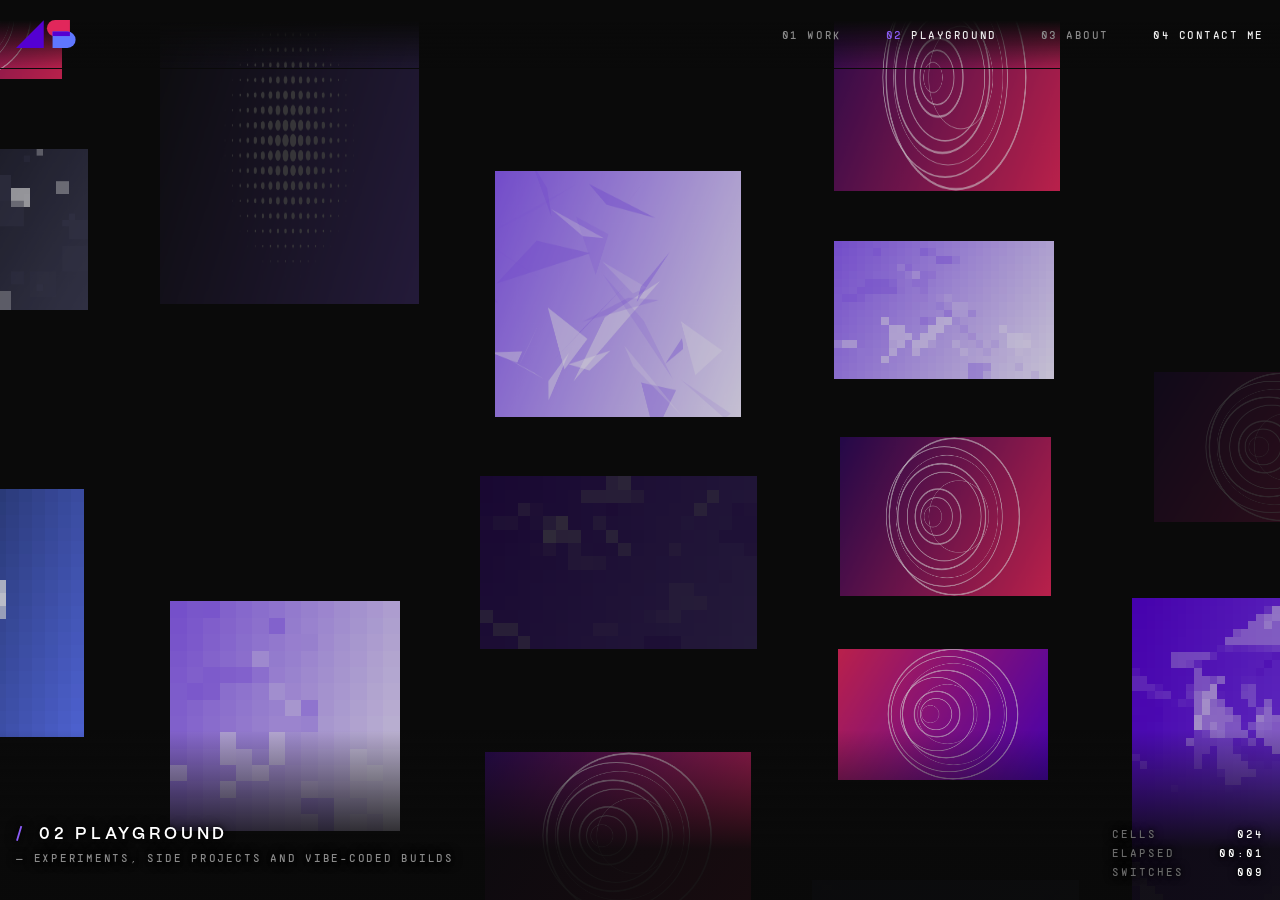
<file: playground.html>
<!doctype html>
<html lang="en">
<head>
<meta charset="utf-8">
<meta name="viewport" content="width=device-width, initial-scale=1">
<title>Playground · Aezel Santillana</title>
<meta name="description" content="Playground: experiments, side projects and vibe-coded builds by Aezel Santillana.">
<style>
:root {
  --bg: #0A0A0A; --ink: #EDEDED; --muted: #8A8A8A; --rule: #1F1F1F; --accent: #8B5CF6;
  --mono: "PP Supply Mono", "JetBrains Mono", ui-monospace, SFMono-Regular, Menlo, monospace;
  --display: "PP Mori", "Helvetica Neue", Arial, sans-serif;
  --body: 16px; --h2: clamp(28px, 3.4vw, 52px);
  color-scheme: dark;
}
@font-face { font-family: "PP Supply Mono"; font-weight: 400; font-display: swap; src: url("fonts/PPSupplyMono-Regular.woff2") format("woff2"); }
@font-face { font-family: "PP Mori"; font-weight: 400; font-display: swap; src: url("fonts/PPMori-Regular.woff2") format("woff2"); }
@font-face { font-family: "PP Mori"; font-weight: 600 700; font-display: swap; src: url("fonts/PPMori-SemiBold.woff2") format("woff2"); }
* { box-sizing: border-box; }
html { scroll-behavior: smooth; }
body { margin: 0; background: var(--bg); color: var(--ink); font-family: var(--mono); -webkit-font-smoothing: antialiased; }
@media (max-width: 640px) { :root { --body: 16px; } }
/* subtle polygon line network behind everything, lit by slow purple and blue lights */
#bg { position: fixed; inset: 0; width: 100%; height: 100%; z-index: 0; pointer-events: none; opacity: .9; }
.skip { position: absolute; left: -9999px; } .skip:focus { left: 16px; top: 16px; z-index: 20; background: #000; color: #fff; padding: 8px 12px; }
/* top bar: same as the home page (logo left, menu right) */
.top { position: fixed; inset: 0 0 auto 0; z-index: 10; display: flex; align-items: center; gap: 44px;
  padding: calc(env(safe-area-inset-top, 0px) + 20px) max(16px, env(safe-area-inset-right, 0px)) 20px max(16px, env(safe-area-inset-left, 0px));
  transition: background .3s ease, border-color .3s ease; border-bottom: 1px solid transparent; }
.top.is-solid { background: rgba(10,10,10,.82); backdrop-filter: blur(10px); -webkit-backdrop-filter: blur(10px); border-bottom-color: var(--rule); }
.logo { margin-right: auto; line-height: 0; }
.logo a { display: inline-block; }
.logo svg { display: block; height: 28px; width: auto; }
.logo a:focus-visible { outline: 1px solid var(--accent); outline-offset: 4px; }
.menu { display: flex; gap: 44px; }
.menu a { font-family: var(--mono); font-size: 11px; letter-spacing: .14em; text-transform: uppercase; color: var(--muted); text-decoration: none; white-space: nowrap; transition: color .25s ease; }
.menu a:hover, .menu a:focus-visible, .menu a[aria-current="page"] { color: var(--ink); }
.menu a[aria-current="page"] i { color: var(--accent); }
.menu i { font-style: normal; }
.menu b { color: var(--ink); font-weight: 400; }
@media (max-width: 640px) { .menu { gap: 18px; } .menu a { font-size: 10px; } .menu .hide-s { display: none; } }
main { position: relative; z-index: 1; padding: clamp(120px, 20vh, 200px) max(16px, 6vw) 0; }
/* head */
.kicker { font-size: 11px; letter-spacing: .14em; text-transform: uppercase; color: var(--accent); margin: 0 0 14px; }
.wk__h { font-family: var(--display); font-weight: 600; font-size: clamp(34px, 5.2vw, 76px); line-height: 1.04; letter-spacing: -.02em; margin: 0; max-width: 18ch; text-wrap: balance; color: #fff; }
.wk__h em { font-style: normal; color: var(--accent); }
.wk__lead { margin: 22px 0 0; max-width: 56ch; font-size: var(--body); line-height: 1.6; color: var(--muted); }
.wk__filters { display: flex; flex-wrap: wrap; gap: 10px; margin-top: 36px; }
.wk__tag { --c: 7px; font: inherit; font-family: var(--mono); font-size: 11px; letter-spacing: .18em; text-transform: uppercase; cursor: pointer; color: var(--muted);
  background: rgba(10,10,10,.7); border: 0; padding: 11px 18px; box-shadow: inset 0 0 0 1px #2A2A2A;
  clip-path: polygon(var(--c) 0, 100% 0, 100% 100%, 0 100%, 0 var(--c)); transition: color .2s ease, box-shadow .2s ease, background .2s ease; }
.wk__tag { position: relative; }
.wk__tag::before { content: ""; position: absolute; left: 0; top: 0; width: calc(var(--c) * 1.414); height: 1px; background: #2A2A2A; transform-origin: 0 0; transform: translate(0, var(--c)) rotate(-45deg); transition: background .2s ease; }
.wk__tag:hover::before { background: rgba(255,255,255,.5); }
.wk__tag.is-on::before { background: var(--accent); }
.wk__tag:hover { color: #fff; box-shadow: inset 0 0 0 1px rgba(255,255,255,.5); }
.wk__tag.is-on { color: #fff; background: rgba(139,92,246,.16); box-shadow: inset 0 0 0 1px var(--accent); }
.wk__tag:focus-visible { outline: 1px solid var(--accent); outline-offset: 4px; }
.wk__count { margin-left: 6px; color: var(--accent); }
/* grid: the same staggered cards as Selected work on the home page */
.fw { container-type: inline-size; display: grid; grid-template-columns: repeat(2, minmax(0, 1fr)); column-gap: clamp(1.5rem, 3vw, 2.6rem); row-gap: clamp(3rem, 7vw, 5.5rem); padding-bottom: 17cqw; margin-top: clamp(48px, 8vh, 80px); }
.fw__item { display: block; color: var(--ink); text-decoration: none; }
.fw__item:nth-child(even) { transform: translateY(17cqw); }
.fw__media { position: relative; display: block; aspect-ratio: 1 / 1; overflow: hidden; background: #111; }
.fw__media img { display: block; width: 100%; height: 100%; object-fit: cover; transition: transform 1.1s cubic-bezier(.22,.75,.3,1); }
.fw__item:hover .fw__media img { transform: scale(1.035); }
.fw__item:focus-visible { outline: 1px solid var(--accent); outline-offset: 4px; }
.fw__row { display: flex; justify-content: space-between; align-items: baseline; gap: 1rem; margin-top: 1.15rem; }
.fw__title { font-family: var(--display); font-weight: 600; font-size: clamp(1.1rem, .95rem + .5vw, 1.4rem); letter-spacing: -.02em; transition: color .3s; }
.fw__item:hover .fw__title { color: var(--accent); }
.fw__title em { font-style: normal; font-family: var(--mono); font-size: 10px; letter-spacing: .16em; text-transform: uppercase; color: var(--accent); margin-left: 10px; vertical-align: middle; }
.fw__year { color: var(--muted); font-size: .72rem; letter-spacing: .08em; white-space: nowrap; }
.fw__tags { display: block; margin-top: .55rem; font-size: 11px; letter-spacing: .12em; text-transform: uppercase; color: #6A6A6A; }
.fw__sum { display: block; margin-top: .5rem; color: var(--muted); font-size: var(--body); line-height: 1.6; }
.fw__item--soon .fw__media { display: grid; place-items: center; background-color: rgba(15,15,15,.7); border: 1px dashed #2A2A2A;
  background-image: linear-gradient(#151515 1px, transparent 1px), linear-gradient(90deg, #151515 1px, transparent 1px); background-size: 24px 24px; }
.fw__ph { font-size: 11px; letter-spacing: .16em; text-transform: uppercase; color: #4A4A4A; }
.fw__item--soon:hover .fw__title { color: inherit; }
@media (max-width: 720px) { .fw { grid-template-columns: minmax(0, 1fr); padding-bottom: 0; row-gap: 3rem; } .fw__item:nth-child(even) { transform: none; } }
.wk__empty { color: var(--muted); font-size: var(--body); }
/* reveal on scroll */
.fw-anim .fw__media { clip-path: inset(14% 0 0 0); opacity: 0; transition: clip-path 1.2s cubic-bezier(.22,.75,.3,1), opacity .9s ease; }
.fw-anim .fw__media img { scale: 1.14; transition: transform 1.1s cubic-bezier(.22,.75,.3,1), scale 1.6s cubic-bezier(.22,.75,.3,1); }
.fw-anim .fw__row, .fw-anim .fw__tags, .fw-anim .fw__sum { opacity: 0; translate: 0 14px; transition: opacity .8s ease .25s, translate .9s cubic-bezier(.22,.75,.3,1) .25s; }
.fw-anim .fw__item.is-in .fw__media { clip-path: inset(0 0 0 0); opacity: 1; }
.fw-anim .fw__item.is-in .fw__media img { scale: 1.08; }
.fw-anim .fw__item.is-in .fw__row, .fw-anim .fw__item.is-in .fw__tags, .fw-anim .fw__item.is-in .fw__sum { opacity: 1; translate: 0 0; }
/* confidential projects panel */
.private { margin-top: clamp(80px, 14vh, 160px); display: flex; justify-content: space-between; align-items: flex-end; gap: 32px 48px; flex-wrap: wrap;
  border: 1px solid #2A2A2A; background: rgba(15,15,15,.72); backdrop-filter: blur(6px); padding: clamp(28px, 4vw, 56px); }
.private__tag { margin: 0 0 14px; font-size: 11px; letter-spacing: .14em; text-transform: uppercase; color: var(--accent); }
.private h3 { margin: 0 0 14px; font-family: var(--display); font-weight: 600; font-size: clamp(22px, 2.4vw, 34px); letter-spacing: -.02em; color: #fff; }
.private p:not(.private__tag) { margin: 0; max-width: 60ch; font-size: var(--body); line-height: 1.6; color: var(--muted); }
/* mechanical button: same as Send message on the home page */
.mbtn { --c: 10px; position: relative; display: inline-flex; align-items: center; gap: 12px; cursor: pointer; border: 0; background: rgba(10,10,10,.9); color: #fff; text-decoration: none;
  font-family: var(--mono); font-size: 12px; letter-spacing: .24em; text-transform: uppercase; padding: 16px 26px;
  clip-path: polygon(var(--c) 0, 100% 0, 100% 100%, 0 100%, 0 var(--c));
  box-shadow: inset 0 0 0 1px rgba(255,255,255,.8); transition: background .25s ease; }
.mbtn::before { content: ""; position: absolute; left: 0; top: 0; width: calc(var(--c) * 1.414); height: 1px; background: rgba(255,255,255,.8); transform-origin: 0 0; transform: translate(0, var(--c)) rotate(-45deg); }
.mbtn svg { color: var(--accent); transition: transform .25s ease, color .25s ease; }
.mbtn:hover { background: var(--accent); }
.mbtn:hover svg { color: #fff; transform: translate(2px, -2px); }
.mbtn:focus-visible { outline: 1px solid var(--accent); outline-offset: 6px; }
.glow { filter: drop-shadow(0 0 14px rgba(139,92,246,.45)); }
/* footer */
.lf { margin-top: clamp(64px, 12vh, 140px); border-top: 1px solid var(--rule); padding: 22px 0 calc(env(safe-area-inset-bottom, 0px) + 22px);
  display: flex; justify-content: space-between; gap: 16px; flex-wrap: wrap; font-size: 11px; letter-spacing: .14em; text-transform: uppercase; color: var(--muted); }
.lf a { color: var(--muted); text-decoration: none; } .lf a:hover { color: #fff; }
.lf__links { display: flex; gap: 22px; flex-wrap: wrap; }
.lf__links span { color: var(--accent); }
@media (prefers-reduced-motion: reduce) { html { scroll-behavior: auto; } }
.wk__view { display: inline-flex; gap: 14px; align-items: center; margin-left: 8px; font-size: 11px; letter-spacing: .14em; text-transform: uppercase; color: #555; }
.wk__view a { color: var(--muted); text-decoration: none; } .wk__view a:hover { color: #fff; } .wk__view a[aria-current] { color: #fff; border-bottom: 1px solid var(--accent); padding-bottom: 3px; }
/* ---- Playground: a living wall of experiments ---- */
html, body { height: 100%; overflow: hidden; }
#bg { display: none; }
.top { background: linear-gradient(#0A0A0A 30%, rgba(10,10,10,0)); }
.sr { position: absolute; width: 1px; height: 1px; overflow: hidden; clip: rect(0 0 0 0); }
main.pg { position: fixed; inset: 0; padding: 0; }
main.pg::after { content: ""; position: absolute; left: 0; right: 0; bottom: 0; height: 170px; z-index: 2; pointer-events: none; background: linear-gradient(rgba(10,10,10,0), rgba(10,10,10,.92) 70%); }
#wall { position: absolute; inset: 0; width: 100%; height: 100%; display: block; cursor: default; touch-action: none; }
#wall.is-link { cursor: pointer; }
.pg__label { position: absolute; left: max(16px, env(safe-area-inset-left, 0px)); bottom: calc(env(safe-area-inset-bottom, 0px) + 22px); z-index: 3; pointer-events: none;
  padding: 14px 18px 14px 0; text-shadow: 0 0 12px #000, 0 0 4px #000; }
.pg__t { margin: 0 0 8px; font-family: var(--display); font-weight: 600; font-size: clamp(16px, 1.3vw, 20px); letter-spacing: .22em; text-transform: uppercase; color: #fff; }
.pg__t span { color: var(--accent); margin-right: 6px; }
.pg__s { margin: 0; font-size: 11px; letter-spacing: .16em; text-transform: uppercase; color: var(--muted); }
.pg__stats { position: absolute; right: max(16px, env(safe-area-inset-right, 0px)); bottom: calc(env(safe-area-inset-bottom, 0px) + 22px); z-index: 3; margin: 0; pointer-events: none;
  display: grid; gap: 6px; font-size: 11px; letter-spacing: .18em; text-transform: uppercase; text-shadow: 0 0 10px #000, 0 0 4px #000; }
.pg__stats div { display: grid; grid-template-columns: 96px 56px; }
.pg__stats dt { color: #6A6A6A; } .pg__stats dd { margin: 0; text-align: right; color: #fff; font-variant-numeric: tabular-nums; }
@media (max-width: 640px) { .pg__stats { display: none; } }
</style>
</head>
<body>
<a class="skip" href="#main">Skip to content</a>


<header class="top" id="nav">
  <div class="logo"><a href="index.html" aria-label="Aezel Santillana, home"><svg viewBox="0 0 264 124" xmlns="http://www.w3.org/2000/svg" aria-hidden="true"><defs><path id="asTop" d="M173 0H239V72H173A36 36 0 0 1 173 0Z"/><path id="asBot" d="M162 51H227.5A36.5 36.5 0 0 1 227.5 124H162Z"/><clipPath id="asTopClip"><use href="#asTop"/></clipPath></defs><path d="M0 124L123 1V124Z" fill="#5400D2"/><use href="#asTop" fill="#E1275B"/><use href="#asBot" fill="#5F77FF"/><use href="#asBot" fill="#5400D2" clip-path="url(#asTopClip)"/></svg></a></div>
  <nav class="menu" aria-label="Main">
    <a href="work.html">01 Work</a>
    <a href="playground.html" class="hide-s" aria-current="page"><i>02</i> Playground</a>
    <a href="about.html">03 About</a>
    <a href="index.html#contact"><b>04 Contact me</b></a>
  </nav>
</header>

<main id="main" class="pg">
  <h1 class="sr">Playground</h1>
  <canvas id="wall" aria-label="A wall of playground experiments. Click any tile to open its page."></canvas>
  <div class="pg__label">
    <p class="pg__t"><span>/</span> 02 Playground</p>
    <p class="pg__s">— Experiments, side projects and vibe-coded builds</p>
  </div>
  <dl class="pg__stats" aria-hidden="true">
    <div><dt>Cells</dt><dd id="stCells">000</dd></div>
    <div><dt>Elapsed</dt><dd id="stTime">00:00</dd></div>
    <div><dt>Switches</dt><dd id="stSw">000</dd></div>
  </dl>
</main>

<script src="playdata.js"></script>
<script>
(function () {
  "use strict";
  var calm = window.matchMedia("(prefers-reduced-motion: reduce)").matches;
  var cv = document.getElementById("wall"), ctx = cv.getContext("2d");
  var dpr, W, H, cols = [], cells = [], t0 = performance.now(), switches = 0;
  var seed = 11; function rnd() { seed = (seed * 16807) % 2147483647; return (seed - 1) / 2147483646; }
  /* ---- placeholder covers, drawn once ---- */
  var covers = PLAY.map(function (p, i) { return makeCover(i); });
  /* ---- layout: columns of tiles, each column drifts up or down and loops ---- */
  function layout() {
    dpr = Math.min(2, window.devicePixelRatio || 1); W = window.innerWidth; H = window.innerHeight;
    cv.width = W * dpr; cv.height = H * dpr;
    var base = W < 640 ? 150 : W < 1100 ? 230 : 280, gap = W < 640 ? 18 : 48, colW = base + gap;
    var n = Math.ceil(W / colW) + 1, off = (W - n * colW) / 2;
    seed = 11; cols = []; cells = [];
    for (var c = 0; c < n; c++) {
      var col = { x: off + c * colW, speed: (c % 2 ? 1 : -1) * (6 + rnd() * 8), y: 0, len: 0, cells: [] }, y = rnd() * 40;
      while (y < H + base * 2) {
        var ar = [1.6, 1.6, 1.6, 1.33, 1, .8][Math.floor(rnd() * 6)], wv = base * (.72 + rnd() * .28);
        if (rnd() < .14) wv = base; var w = wv, h = w / ar; if (h > base * 1.25) { h = base * 1.25; w = h * ar; }
        var cell = { col: col, x: col.x + (base - w) / 2 + (rnd() - .5) * 6, oy: y, w: w, h: h, img: Math.floor(rnd() * PLAY.length), next: -1, t: 0, dark: rnd() < .3, glow: 0 };
        col.cells.push(cell); cells.push(cell); y += h + gap * (0.8 + rnd() * 1.4) + (rnd() < .25 ? base * (.3 + rnd() * .5) : 0);   /* some open space between tiles */
      }
      col.len = y; cols.push(col);
    }
    document.getElementById("stCells").textContent = String(cells.length).padStart(3, "0");
  }
  function cellY(c) { var L = c.col.len, y = ((c.oy + c.col.y) % L + L) % L; return y - 60; }
  /* draw an image into a rect, pixelated by block size px */
  var tmp = document.createElement("canvas"), tg = tmp.getContext("2d");
  function drawPix(src, x, y, w, h, px, alpha) {
    ctx.globalAlpha = alpha;
    if (px <= 1.05) { ctx.imageSmoothingEnabled = true; ctx.drawImage(src, x, y, w, h); ctx.globalAlpha = 1; return; }
    var sw = Math.max(1, Math.round(w * dpr / px)), sh = Math.max(1, Math.round(h * dpr / px));
    tmp.width = sw; tmp.height = sh; tg.imageSmoothingEnabled = true; tg.drawImage(src, 0, 0, sw, sh);
    ctx.imageSmoothingEnabled = false; ctx.drawImage(tmp, x, y, w, h); ctx.imageSmoothingEnabled = true; ctx.globalAlpha = 1;
  }
  var mouse = { x: -1, y: -1 }, hover = null, open = null, anim = null;
  function hit(x, y) { for (var i = 0; i < cells.length; i++) { var c = cells[i], cy = cellY(c); if (x >= c.x && x <= c.x + c.w && y >= cy && y <= cy + c.h) return c; } return null; }
  var last = performance.now(), nextSwitch = 0;
  function frame(now) {
    var dt = Math.min(.05, (now - last) / 1000); last = now;
    if (!calm && !open) cols.forEach(function (c) { c.y += c.speed * dt; });
    /* switches: a tile dissolves to pixels and comes back as another experiment */
    if (!open && now > nextSwitch) {
      var k = calm ? 1 : 2;
      for (var s = 0; s < k; s++) { var c0 = cells[Math.floor(Math.random() * cells.length)]; if (c0.next < 0 && c0 !== hover) { c0.next = Math.floor(Math.random() * PLAY.length); c0.t = 0; switches++; } }
      nextSwitch = now + (calm ? 1600 : 240);
    }
    ctx.setTransform(dpr, 0, 0, dpr, 0, 0); ctx.clearRect(0, 0, W, H);
    var dim = anim ? anim.dim : 0;
    hover = (!open && mouse.x >= 0) ? hit(mouse.x, mouse.y) : null;
    cv.classList.toggle("is-link", !!hover);
    cells.forEach(function (c) {
      var y = cellY(c); if (y > H || y + c.h < 0) return;
      if (anim && c === anim.cell) return;
      c.glow += ((c === hover ? 1 : 0) - c.glow) * .2;
      var px = 1, src = covers[c.img], a = c.dark ? .2 : .82;
      if (c.next >= 0) {
        c.t += dt / (calm ? .01 : 1.3);
        if (c.t < .5) px = 1 + c.t * 2 * 22; else { src = covers[c.next]; px = 1 + (1 - c.t) * 2 * 22; }
        if (c.t >= 1) { c.img = c.next; c.next = -1; c.dark = Math.random() < .3; px = 1; src = covers[c.img]; }
      }
      a = a + (1 - a) * c.glow;
      if (dim) a *= 1 - dim * .9;
      if (c.glow > .02) { ctx.save(); ctx.shadowColor = "rgba(139,92,246," + (.9 * c.glow) + ")"; ctx.shadowBlur = 28 * c.glow; ctx.fillStyle = "#000"; ctx.fillRect(c.x, y, c.w, c.h); ctx.restore(); }
      drawPix(src, c.x, y, c.w, c.h, px, a);
      if (c.glow > .02) { ctx.strokeStyle = "rgba(255,255,255," + (.85 * c.glow) + ")"; ctx.lineWidth = 1.5; ctx.strokeRect(c.x + .75, y + .75, c.w - 1.5, c.h - 1.5); }
    });
    if (anim) step(now);
    var e = Math.floor((now - t0) / 1000);
    document.getElementById("stTime").textContent = String(Math.floor(e / 60)).padStart(2, "0") + ":" + String(e % 60).padStart(2, "0");
    document.getElementById("stSw").textContent = String(switches).padStart(3, "0");
    requestAnimationFrame(frame);
  }
  /* ---- open: the tile flies to the centre and resolves from big pixels while the wall dissolves, then its page opens ---- */
  function targetRect() { var w = Math.min(W * (W < 700 ? .92 : .7), (H - 200) * 1.6), h = w / 1.6; return { x: (W - w) / 2, y: (H - h) / 2, w: w, h: h }; }
  function ease(t) { return t < .5 ? 4 * t * t * t : 1 - Math.pow(-2 * t + 2, 3) / 2; }
  function openCell(c) {
    anim = { cell: c, img: c.img, from: { x: c.x, y: cellY(c), w: c.w, h: c.h }, to: targetRect(), t0: performance.now(), dur: calm ? 1 : 850, dim: 0 };
    open = c;
  }
  function step(now) {
    var a = anim, t = Math.min(1, (now - a.t0) / a.dur), e = ease(t);
    a.dim = e;
    var r = { x: a.from.x + (a.to.x - a.from.x) * e, y: a.from.y + (a.to.y - a.from.y) * e, w: a.from.w + (a.to.w - a.from.w) * e, h: a.from.h + (a.to.h - a.from.h) * e };
    drawPix(covers[a.img], r.x, r.y, r.w, r.h, t > .97 ? 1 : 2 + (1 - e) * 40, 1);
    if (t >= 1 && !a.went) { a.went = true; location.href = "play.html?p=" + String(a.img + 1).padStart(2, "0"); }
  }
  cv.addEventListener("pointermove", function (e) { mouse.x = e.clientX; mouse.y = e.clientY; });
  cv.addEventListener("pointerleave", function () { mouse.x = mouse.y = -1; });
  cv.addEventListener("click", function (e) { var c = hit(e.clientX, e.clientY); if (c) location.href = "play.html?p=" + String(c.img + 1).padStart(2, "0"); });
  window.addEventListener("resize", function () { if (open) return; layout(); });
  /* coming back with the browser's back button: show the wall again */
  window.addEventListener("pageshow", function (e) { if (e.persisted) { anim = null; open = null; } });
  layout();
  requestAnimationFrame(function (n) { last = n; frame(n); });
})();
</script>
</body>
</html>
</file>
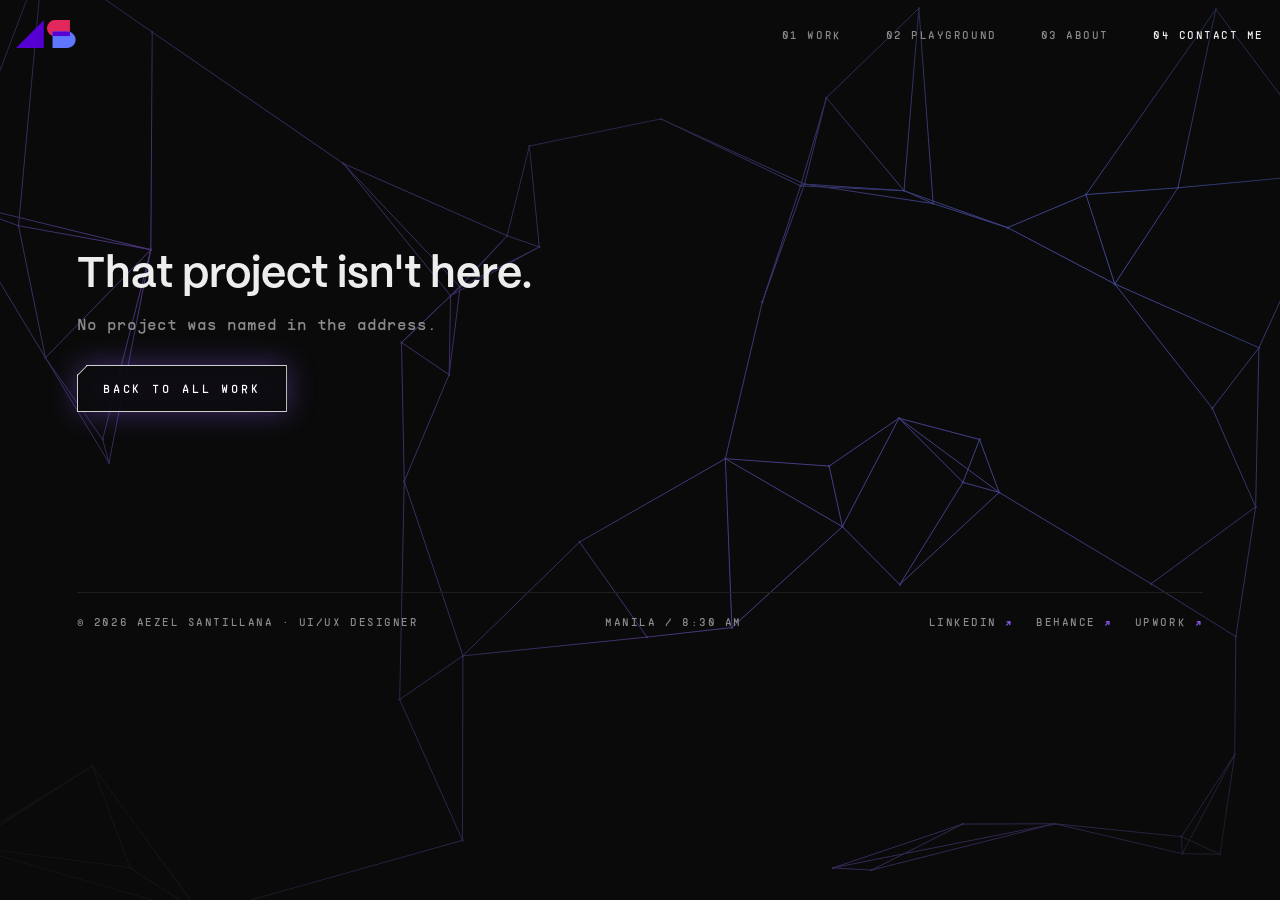
<file: project.html>
<!doctype html>
<html lang="en">
<head>
<meta charset="utf-8">
<meta name="viewport" content="width=device-width, initial-scale=1">
<title>Project · Aezel Santillana</title>
<meta name="description" content="Project case study by Aezel Santillana, Senior UI/UX Designer.">
<style>
:root {
  --bg: #0A0A0A; --ink: #EDEDED; --muted: #8A8A8A; --rule: #1F1F1F; --accent: #8B5CF6;
  --mono: "PP Supply Mono", "JetBrains Mono", ui-monospace, SFMono-Regular, Menlo, monospace;
  --display: "PP Mori", "Helvetica Neue", Arial, sans-serif;
  --body: 16px; --h2: clamp(28px, 3.4vw, 52px);
  color-scheme: dark;
}
@font-face { font-family: "PP Supply Mono"; font-weight: 400; font-display: swap; src: url("fonts/PPSupplyMono-Regular.woff2") format("woff2"); }
@font-face { font-family: "PP Mori"; font-weight: 400; font-display: swap; src: url("fonts/PPMori-Regular.woff2") format("woff2"); }
@font-face { font-family: "PP Mori"; font-weight: 600 700; font-display: swap; src: url("fonts/PPMori-SemiBold.woff2") format("woff2"); }
* { box-sizing: border-box; }
html { scroll-behavior: smooth; }
body { margin: 0; background: var(--bg); color: var(--ink); font-family: var(--mono); -webkit-font-smoothing: antialiased; }
@media (max-width: 640px) { :root { --body: 16px; } }
/* subtle polygon line network behind everything, lit by slow purple and blue lights */
#bg { position: fixed; inset: 0; width: 100%; height: 100%; z-index: 0; pointer-events: none; opacity: .9; }
.skip { position: absolute; left: -9999px; } .skip:focus { left: 16px; top: 16px; z-index: 20; background: #000; color: #fff; padding: 8px 12px; }
/* top bar: same as the home page (logo left, menu right) */
.top { position: fixed; inset: 0 0 auto 0; z-index: 10; display: flex; align-items: center; gap: 44px;
  padding: calc(env(safe-area-inset-top, 0px) + 20px) max(16px, env(safe-area-inset-right, 0px)) 20px max(16px, env(safe-area-inset-left, 0px));
  transition: background .3s ease, border-color .3s ease; border-bottom: 1px solid transparent; }
.top.is-solid { background: rgba(10,10,10,.82); backdrop-filter: blur(10px); -webkit-backdrop-filter: blur(10px); border-bottom-color: var(--rule); }
.logo { margin-right: auto; line-height: 0; }
.logo a { display: inline-block; }
.logo svg { display: block; height: 28px; width: auto; }
.logo a:focus-visible { outline: 1px solid var(--accent); outline-offset: 4px; }
.menu { display: flex; gap: 44px; }
.menu a { font-family: var(--mono); font-size: 11px; letter-spacing: .14em; text-transform: uppercase; color: var(--muted); text-decoration: none; white-space: nowrap; transition: color .25s ease; }
.menu a:hover, .menu a:focus-visible, .menu a[aria-current="page"] { color: var(--ink); }
.menu a[aria-current="page"] i { color: var(--accent); }
.menu i { font-style: normal; }
.menu b { color: var(--ink); font-weight: 400; }
@media (max-width: 640px) { .menu { gap: 18px; } .menu a { font-size: 10px; } .menu .hide-s { display: none; } }
main { position: relative; z-index: 1; padding: clamp(120px, 20vh, 200px) max(16px, 6vw) 0; }
/* head */
.kicker { font-size: 11px; letter-spacing: .14em; text-transform: uppercase; color: var(--accent); margin: 0 0 14px; }
.wk__h { font-family: var(--display); font-weight: 600; font-size: clamp(34px, 5.2vw, 76px); line-height: 1.04; letter-spacing: -.02em; margin: 0; max-width: 18ch; text-wrap: balance; color: #fff; }
.wk__h em { font-style: normal; color: var(--accent); }
.wk__lead { margin: 22px 0 0; max-width: 56ch; font-size: var(--body); line-height: 1.6; color: var(--muted); }
.wk__filters { display: flex; flex-wrap: wrap; gap: 10px; margin-top: 36px; }
.wk__tag { --c: 7px; font: inherit; font-family: var(--mono); font-size: 11px; letter-spacing: .18em; text-transform: uppercase; cursor: pointer; color: var(--muted);
  background: rgba(10,10,10,.7); border: 0; padding: 11px 18px; box-shadow: inset 0 0 0 1px #2A2A2A;
  clip-path: polygon(var(--c) 0, 100% 0, 100% 100%, 0 100%, 0 var(--c)); transition: color .2s ease, box-shadow .2s ease, background .2s ease; }
.wk__tag:hover { color: #fff; box-shadow: inset 0 0 0 1px rgba(255,255,255,.5); }
.wk__tag.is-on { color: #fff; background: rgba(139,92,246,.16); box-shadow: inset 0 0 0 1px var(--accent); }
.wk__tag:focus-visible { outline: 1px solid var(--accent); outline-offset: 4px; }
.wk__count { margin-left: 6px; color: var(--accent); }
/* grid: the same staggered cards as Selected work on the home page */
.fw { container-type: inline-size; display: grid; grid-template-columns: repeat(2, minmax(0, 1fr)); column-gap: clamp(1.5rem, 3vw, 2.6rem); row-gap: clamp(3rem, 7vw, 5.5rem); padding-bottom: 17cqw; margin-top: clamp(48px, 8vh, 80px); }
.fw__item { display: block; color: var(--ink); text-decoration: none; }
.fw__item:nth-child(even) { transform: translateY(17cqw); }
.fw__media { position: relative; display: block; aspect-ratio: 1 / 1; overflow: hidden; background: #111; }
.fw__media img { display: block; width: 100%; height: 100%; object-fit: cover; transition: transform 1.1s cubic-bezier(.22,.75,.3,1); }
.fw__item:hover .fw__media img { transform: scale(1.035); }
.fw__item:focus-visible { outline: 1px solid var(--accent); outline-offset: 4px; }
.fw__row { display: flex; justify-content: space-between; align-items: baseline; gap: 1rem; margin-top: 1.15rem; }
.fw__title { font-family: var(--display); font-weight: 600; font-size: clamp(1.1rem, .95rem + .5vw, 1.4rem); letter-spacing: -.02em; transition: color .3s; }
.fw__item:hover .fw__title { color: var(--accent); }
.fw__title em { font-style: normal; font-family: var(--mono); font-size: 10px; letter-spacing: .16em; text-transform: uppercase; color: var(--accent); margin-left: 10px; vertical-align: middle; }
.fw__year { color: var(--muted); font-size: .72rem; letter-spacing: .08em; white-space: nowrap; }
.fw__tags { display: block; margin-top: .55rem; font-size: 11px; letter-spacing: .12em; text-transform: uppercase; color: #6A6A6A; }
.fw__sum { display: block; margin-top: .5rem; color: var(--muted); font-size: var(--body); line-height: 1.6; }
.fw__item--soon .fw__media { display: grid; place-items: center; background-color: rgba(15,15,15,.7); border: 1px dashed #2A2A2A;
  background-image: linear-gradient(#151515 1px, transparent 1px), linear-gradient(90deg, #151515 1px, transparent 1px); background-size: 24px 24px; }
.fw__ph { font-size: 11px; letter-spacing: .16em; text-transform: uppercase; color: #4A4A4A; }
.fw__item--soon:hover .fw__title { color: inherit; }
@media (max-width: 720px) { .fw { grid-template-columns: minmax(0, 1fr); padding-bottom: 0; row-gap: 3rem; } .fw__item:nth-child(even) { transform: none; } }
.wk__empty { color: var(--muted); font-size: var(--body); }
/* reveal on scroll */
.fw-anim .fw__media { clip-path: inset(14% 0 0 0); opacity: 0; transition: clip-path 1.2s cubic-bezier(.22,.75,.3,1), opacity .9s ease; }
.fw-anim .fw__media img { scale: 1.14; transition: transform 1.1s cubic-bezier(.22,.75,.3,1), scale 1.6s cubic-bezier(.22,.75,.3,1); }
.fw-anim .fw__row, .fw-anim .fw__tags, .fw-anim .fw__sum { opacity: 0; translate: 0 14px; transition: opacity .8s ease .25s, translate .9s cubic-bezier(.22,.75,.3,1) .25s; }
.fw-anim .fw__item.is-in .fw__media { clip-path: inset(0 0 0 0); opacity: 1; }
.fw-anim .fw__item.is-in .fw__media img { scale: 1.08; }
.fw-anim .fw__item.is-in .fw__row, .fw-anim .fw__item.is-in .fw__tags, .fw-anim .fw__item.is-in .fw__sum { opacity: 1; translate: 0 0; }
/* confidential projects panel */
.private { margin-top: clamp(80px, 14vh, 160px); display: flex; justify-content: space-between; align-items: flex-end; gap: 32px 48px; flex-wrap: wrap;
  border: 1px solid #2A2A2A; background: rgba(15,15,15,.72); backdrop-filter: blur(6px); padding: clamp(28px, 4vw, 56px); }
.private__tag { margin: 0 0 14px; font-size: 11px; letter-spacing: .14em; text-transform: uppercase; color: var(--accent); }
.private h3 { margin: 0 0 14px; font-family: var(--display); font-weight: 600; font-size: clamp(22px, 2.4vw, 34px); letter-spacing: -.02em; color: #fff; }
.private p:not(.private__tag) { margin: 0; max-width: 60ch; font-size: var(--body); line-height: 1.6; color: var(--muted); }
/* mechanical button: same as Send message on the home page */
.mbtn { --c: 10px; position: relative; display: inline-flex; align-items: center; gap: 12px; cursor: pointer; border: 0; background: rgba(10,10,10,.9); color: #fff; text-decoration: none;
  font-family: var(--mono); font-size: 12px; letter-spacing: .24em; text-transform: uppercase; padding: 16px 26px;
  clip-path: polygon(var(--c) 0, 100% 0, 100% 100%, 0 100%, 0 var(--c));
  box-shadow: inset 0 0 0 1px rgba(255,255,255,.8); transition: background .25s ease; }
.mbtn::before { content: ""; position: absolute; left: 0; top: 0; width: calc(var(--c) * 1.414); height: 1px; background: rgba(255,255,255,.8); transform-origin: 0 0; transform: translate(0, var(--c)) rotate(-45deg); }
.mbtn svg { color: var(--accent); transition: transform .25s ease, color .25s ease; }
.mbtn:hover { background: var(--accent); }
.mbtn:hover svg { color: #fff; transform: translate(2px, -2px); }
.mbtn:focus-visible { outline: 1px solid var(--accent); outline-offset: 6px; }
.glow { filter: drop-shadow(0 0 14px rgba(139,92,246,.45)); }
/* footer */
.lf { margin-top: clamp(64px, 12vh, 140px); border-top: 1px solid var(--rule); padding: 22px 0 calc(env(safe-area-inset-bottom, 0px) + 22px);
  display: flex; justify-content: space-between; gap: 16px; flex-wrap: wrap; font-size: 11px; letter-spacing: .14em; text-transform: uppercase; color: var(--muted); }
.lf a { color: var(--muted); text-decoration: none; } .lf a:hover { color: #fff; }
.lf__links { display: flex; gap: 22px; flex-wrap: wrap; }
.lf__links span { color: var(--accent); }
@media (prefers-reduced-motion: reduce) { html { scroll-behavior: auto; } }
/* ---- case study page (old site's Overview / Challenge / Approach / Outcome layout, new styling) ---- */
.cx__back { display: inline-flex; gap: 10px; align-items: center; font-size: 11px; letter-spacing: .14em; text-transform: uppercase; color: var(--muted); text-decoration: none; margin: 0 0 clamp(28px, 5vh, 48px); transition: color .2s ease; }
.cx__back span { color: var(--accent); }
.cx__back:hover { color: #fff; }
.cx__eyebrow { font-size: 11px; letter-spacing: .14em; text-transform: uppercase; color: var(--accent); margin: 0 0 14px; }
.cx__h { font-family: var(--display); font-weight: 600; font-size: clamp(32px, 4.6vw, 68px); line-height: 1.05; letter-spacing: -.02em; max-width: 24ch; margin: 0 0 clamp(36px, 6vh, 60px); color: #fff; text-wrap: balance; }
.cx__meta { display: grid; grid-template-columns: repeat(4, minmax(0, 1fr)); margin: 0 0 clamp(32px, 5vh, 56px); border-top: 1px solid #2A2A2A; border-bottom: 1px solid #2A2A2A; background: rgba(10,10,10,.55); }
.cx__metai { padding: 26px 20px 28px 0; }
.cx__metai + .cx__metai { padding-left: 20px; border-left: 1px solid #2A2A2A; }
.cx__metai dt { font-size: 11px; letter-spacing: .14em; text-transform: uppercase; color: var(--accent); margin: 0 0 10px; }
.cx__metai dd { margin: 0; font-size: 15px; line-height: 1.5; color: var(--ink); }
.cx__hero, .cx__fig { margin: 0; overflow: hidden; background: #141414; }
.cx__hero { position: relative; }
.cx__hero.has-mosaic { background: transparent; }
.cx__hero.has-mosaic > img, .cx__hero.has-mosaic > video { visibility: hidden; }
.cx__mosaic { position: absolute; inset: 0; width: 100%; height: 100%; display: block; }
.cx__hero img, .cx__fig img, .cx__hero video, .cx__fig video { display: block; width: 100%; height: auto; }
.cx__sec { display: grid; grid-template-columns: minmax(0, 1fr) minmax(0, 2fr); gap: clamp(20px, 4vw, 64px); padding: clamp(64px, 12vh, 128px) 0 clamp(40px, 7vh, 72px); }
.cx__label { margin: 0; }
.cx__label .n { display: block; font-family: var(--mono); font-size: 11px; letter-spacing: .14em; color: var(--accent); margin-bottom: 12px; }
.cx__label .t { display: block; font-family: var(--display); font-weight: 600; font-size: var(--h2); letter-spacing: -.02em; line-height: 1.08; color: #fff; }
.cx__body p { margin: 0 0 1.1em; color: var(--muted); font-size: var(--body); line-height: 1.7; }
.cx__body p:first-child { color: var(--ink); }
.cx__body p:last-child { margin-bottom: 0; }
.cx__media { display: grid; gap: clamp(12px, 1.6vw, 24px); }
.cx__media--2 { grid-template-columns: repeat(2, minmax(0, 1fr)); }
.cx__media--3 { grid-template-columns: repeat(3, minmax(0, 1fr)); }
.cx__media--2 .cx__fig img, .cx__media--3 .cx__fig img { height: 100%; object-fit: cover; }
.cx__media--next { margin-top: clamp(12px, 1.6vw, 24px); }
/* before and after slider */
.ba { position: relative; --pos: 50%; aspect-ratio: 16 / 10; user-select: none; touch-action: pan-y; }
.ba__layer { position: absolute; inset: 0; }
.ba__layer img { width: 100%; height: 100%; object-fit: cover; object-position: top center; }
.ba__layer--before { clip-path: inset(0 calc(100% - var(--pos)) 0 0); }
.ba__tag { position: absolute; bottom: 16px; padding: 7px 11px; font-size: 10px; letter-spacing: .16em; text-transform: uppercase; color: #fff; background: rgba(10,10,10,.78); box-shadow: inset 0 0 0 1px rgba(255,255,255,.35); }
.ba__layer--before .ba__tag { left: 16px; } .ba__layer--after .ba__tag { right: 16px; }
.ba__bar { position: absolute; top: 0; bottom: 0; left: var(--pos); width: 2px; margin-left: -1px; background: var(--accent); box-shadow: 0 0 18px rgba(139,92,246,.8); pointer-events: none; }
.ba__knob { --c: 8px; position: absolute; top: 50%; left: 50%; translate: -50% -50%; display: grid; place-items: center; width: 50px; height: 40px; background: var(--accent); color: #fff; font-size: 14px; letter-spacing: .1em; white-space: nowrap;
  clip-path: polygon(var(--c) 0, 100% 0, 100% 100%, 0 100%, 0 var(--c)); }
.ba__range { position: absolute; inset: 0; width: 100%; height: 100%; margin: 0; opacity: 0; cursor: ew-resize; -webkit-appearance: none; appearance: none; background: transparent; }
.ba__range::-webkit-slider-thumb { -webkit-appearance: none; width: 50px; height: 100vh; }
.ba__range::-moz-range-thumb { width: 50px; height: 100vh; border: 0; }
.ba:has(.ba__range:focus-visible) { outline: 1px solid var(--accent); outline-offset: 4px; }
/* self-scrolling page shot */
.sv { position: relative; container-type: size; aspect-ratio: 1366 / 800; }
.sv .sv__img { position: absolute; left: 0; top: 0; width: 100%; height: auto; will-change: transform; animation: sv-scroll 26s cubic-bezier(.45, 0, .55, 1) infinite; animation-play-state: paused; }
.sv.is-on .sv__img { animation-play-state: running; }
@keyframes sv-scroll { 0%, 6% { transform: translateY(0); } 86%, 92% { transform: translateY(calc(-100% + 100cqh)); } 100% { transform: translateY(0); } }
/* more projects */
.cx__more { padding: clamp(80px, 14vh, 144px) 0 0; border-top: 1px solid var(--rule); margin-top: clamp(64px, 12vh, 128px); }
.cx__moreh { font-family: var(--display); font-weight: 600; font-size: var(--h2); letter-spacing: -.02em; margin: 0 0 clamp(32px, 5vh, 48px); color: #fff; }
.cx__morerow { display: grid; grid-template-columns: repeat(3, minmax(0, 1fr)); gap: clamp(14px, 2vw, 28px); }
.cx__card { display: flex; flex-direction: column; gap: 12px; color: var(--ink); text-decoration: none; }
.cx__cardimg { display: grid; place-items: center; aspect-ratio: 1 / 1; overflow: hidden; background: #141414; }
.cx__cardimg img { width: 100%; height: 100%; object-fit: cover; transition: transform .8s cubic-bezier(.2,.7,.2,1); }
.cx__card:hover .cx__cardimg img { transform: scale(1.04); }
.cx__card:focus-visible { outline: 1px solid var(--accent); outline-offset: 4px; }
.cx__cardrow { display: flex; justify-content: space-between; align-items: baseline; gap: 16px; }
.cx__cardt { font-family: var(--display); font-weight: 600; font-size: clamp(18px, 1.4vw, 22px); letter-spacing: -.02em; transition: color .3s; }
.cx__card:hover .cx__cardt { color: var(--accent); }
.cx__cards, .cx__cardy { color: var(--muted); font-size: 11px; letter-spacing: .1em; text-transform: uppercase; }
.cx__missing { padding: 8vh 0; } .cx__missing h1 { font-family: var(--display); font-weight: 600; font-size: var(--h2); margin: 0 0 16px; } .cx__missing p { color: var(--muted); font-size: var(--body); margin: 0 0 32px; }
.cx-anim .cx-rise { opacity: 0; transform: translateY(24px); transition: opacity .9s cubic-bezier(.2,.7,.2,1), transform .9s cubic-bezier(.2,.7,.2,1); }
.cx-anim .cx-rise.is-in { opacity: 1; transform: none; }
.cx-anim .cx__body.cx-rise { transition-delay: .08s; }
@media (max-width: 900px) { .cx__meta { grid-template-columns: repeat(2, minmax(0, 1fr)); } .cx__metai:nth-child(3) { padding-left: 0; border-left: 0; } .cx__metai:nth-child(n+3) { border-top: 1px solid #2A2A2A; } .cx__morerow { grid-template-columns: repeat(2, minmax(0, 1fr)); } .cx__morerow > :nth-child(3) { display: none; } }
@media (max-width: 700px) { .cx__sec { grid-template-columns: minmax(0, 1fr); gap: 20px; padding: clamp(48px, 9vh, 72px) 0 32px; } .cx__media--3 { grid-template-columns: minmax(0, 1fr); } .cx__morerow { grid-template-columns: minmax(0, 1fr); } .cx__morerow > :nth-child(3) { display: flex; } .sv { aspect-ratio: 4 / 3 !important; } }
@media (prefers-reduced-motion: reduce) { .sv { overflow-y: auto; } .sv .sv__img { position: static; animation: none; } .cx__cardimg img { transition: none; } }
</style>
</head>
<body>
<a class="skip" href="#main">Skip to content</a>
<canvas id="bg" aria-hidden="true"></canvas>

<header class="top" id="nav">
  <div class="logo"><a href="index.html" aria-label="Aezel Santillana, home"><svg viewBox="0 0 264 124" xmlns="http://www.w3.org/2000/svg" aria-hidden="true"><defs><path id="asTop" d="M173 0H239V72H173A36 36 0 0 1 173 0Z"/><path id="asBot" d="M162 51H227.5A36.5 36.5 0 0 1 227.5 124H162Z"/><clipPath id="asTopClip"><use href="#asTop"/></clipPath></defs><path d="M0 124L123 1V124Z" fill="#5400D2"/><use href="#asTop" fill="#E1275B"/><use href="#asBot" fill="#5F77FF"/><use href="#asBot" fill="#5400D2" clip-path="url(#asTopClip)"/></svg></a></div>
  <nav class="menu" aria-label="Main">
    <a href="work.html"><i>01</i> Work</a>
    <a href="playground.html" class="hide-s">02 Playground</a>
    <a href="about.html">03 About</a>
    <a href="index.html#contact"><b>04 Contact me</b></a>
  </nav>
</header>

<main id="main">
  <div id="projectDetail"></div>
  <footer class="lf">
    <span>© <span id="yr">2026</span> Aezel Santillana · UI/UX Designer</span>
    <span>Manila / <time id="mnl">--:--</time></span>
    <span class="lf__links">
      <a href="https://www.linkedin.com/in/aezel-santillana-06a93380" target="_blank" rel="noopener noreferrer">LinkedIn <span aria-hidden="true">↗</span></a>
      <a href="https://www.behance.net/aezelcabrales1" target="_blank" rel="noopener noreferrer">Behance <span aria-hidden="true">↗</span></a>
      <a href="https://www.upwork.com/freelancers/~0197da35db298e4c20?mp_source=share" target="_blank" rel="noopener noreferrer">Upwork <span aria-hidden="true">↗</span></a>
    </span>
  </footer>
</main>

<script>
/* hero glitch: on arrival the image glitches in (blocks fill in, slices tear sideways, a red and blue split),
   then it sits clean and sharp. Every several seconds a short glitch burst runs over it. */
function mosaic(fig, media) {
  var cv = document.createElement("canvas"); cv.className = "cx__mosaic"; cv.setAttribute("aria-hidden", "true"); fig.appendChild(cv); fig.classList.add("has-mosaic");
  var g = cv.getContext("2d"), W = 0, H = 0, dpr = 1, CELL = 14, cols = 0, rows = 0, delay = null, inView = false, start = 0, burstAt = 0, burstLen = 0, nextBurst = 0, seen = false;
  function size() {
    var r = fig.getBoundingClientRect(); if (!r.width) return;
    dpr = Math.min(2, window.devicePixelRatio || 1); W = r.width; H = r.height;
    cv.width = Math.round(W * dpr); cv.height = Math.round(H * dpr);
    CELL = Math.max(10, Math.round(W / 60)); cols = Math.ceil(W / CELL); rows = Math.ceil(H / CELL);
    delay = new Float32Array(cols * rows);
    for (var i = 0; i < delay.length; i++) { var y = (i / cols) | 0, x = i % cols; delay[i] = ((y / rows) * .5 + Math.random() * .5) * .75 + (Math.floor(x / 5) % 3) * .03; }
  }
  function ready() { return media.tagName === "VIDEO" ? media.readyState >= 2 : media.complete && media.naturalWidth; }
  function srcSize() { return media.tagName === "VIDEO" ? [media.videoWidth, media.videoHeight] : [media.naturalWidth, media.naturalHeight]; }
  /* one horizontal slice of the image, shifted sideways */
  function slice(y, h, dx, s) { g.drawImage(media, 0, y * s[1] / H, s[0], h * s[1] / H, dx, y, W, h); }
  function glitch(k, s) {
    var n = Math.round(3 + k * 9);
    for (var i = 0; i < n; i++) {
      var y = Math.random() * H, h = 2 + Math.random() * (H * .09) * k, dx = (Math.random() - .5) * W * .12 * k;
      slice(y, h, dx, s);
      if (Math.random() < .5) { g.globalCompositeOperation = "screen"; g.globalAlpha = .55 * k;
        g.fillStyle = Math.random() < .5 ? "#E1275B" : "#5F77FF"; g.fillRect(dx < 0 ? 0 : dx, y, W * (.2 + Math.random() * .8), Math.max(1, h * .5));
        g.globalCompositeOperation = "source-over"; g.globalAlpha = 1; }
    }
    /* a few dark blocks snap on and off */
    g.fillStyle = "#0A0A0A";
    for (var b = 0, nb = Math.round(k * 8); b < nb; b++) g.fillRect(Math.floor(Math.random() * cols) * CELL, Math.floor(Math.random() * rows) * CELL, CELL * (1 + Math.floor(Math.random() * 4)), CELL * (1 + Math.floor(Math.random() * 2)));
    /* red and blue edges, offset */
    g.globalCompositeOperation = "screen"; g.globalAlpha = .35 * k;
    g.drawImage(cv, 6 * k * dpr, 0, cv.width, cv.height, 6 * k, 0, W, H);
    g.globalCompositeOperation = "source-over"; g.globalAlpha = 1;
  }
  function draw(now) {
    requestAnimationFrame(draw);
    if (!inView || !cols || !ready()) return;
    if (!seen) { seen = true; start = now; nextBurst = now + 3800 + Math.random() * 3000; }
    var s = srcSize(), el = (now - start) / 1000;
    g.setTransform(dpr, 0, 0, dpr, 0, 0); g.clearRect(0, 0, W, H);
    g.drawImage(media, 0, 0, W, H);
    if (el < 1.1) {   /* arrival: blocks fill in top-down while the image tears */
      g.fillStyle = "#0A0A0A";
      for (var y = 0; y < rows; y++) for (var x = 0; x < cols; x++) if (el < delay[y * cols + x]) g.fillRect(x * CELL, y * CELL, CELL, CELL);
      glitch(Math.max(0, 1 - el / 1.1), s);
    } else if (now >= nextBurst && !burstAt) { burstAt = now; burstLen = 220 + Math.random() * 260; }
    if (burstAt) {
      var t = (now - burstAt) / burstLen;
      if (t >= 1) { burstAt = 0; nextBurst = now + 4500 + Math.random() * 4500; }
      else if (Math.random() < .8) glitch(.35 + .65 * Math.sin(t * Math.PI), s);
    }
  }
  if ("IntersectionObserver" in window) new IntersectionObserver(function (es) { es.forEach(function (e) { inView = e.isIntersecting; }); }, { threshold: .15 }).observe(fig);
  else inView = true;
  var ro = window.ResizeObserver ? new ResizeObserver(size) : null; if (ro) ro.observe(fig); else window.addEventListener("resize", size);
  size(); requestAnimationFrame(draw);
}
var PROJECTS = [{"slug":"deductive-lab","title":"Deductive Lab","client":"DeductiveLab","year":"2024 - 2025","role":"UI/UX Designer, Brand Designer","tags":["Logo Design","LMS Dashboard","Web Design"],"card":"images/deductive-lab-laptop-card.webp","case":{"headline":"Brand and website refresh for a consulting firm focused on IT troubleshooting training","scope":"Logo, Branding, Web, LMS","hero":{"src":"images/deductive-lab-laptop.webp","alt":"The Deductive Lab landing page on a dark laptop, with the headline Build High Performing Teams with Standardized Troubleshooting Training and AI-Driven Tools."},"overview":{"text":["Deductive Lab is a consulting firm that trains IT teams in standardized troubleshooting. It offers courses, AI-driven tools and team certification through its own learning platform.","The website already existed, but it felt too generic and lacked a distinctive visual element that would give the brand more personality and make it easier to recognize.","My task was to improve the website visually and conceptually. I focused on creating a characteristic brand element that could give Deductive Lab its own personality. I also worked on improving the LMS structure and overall usability, making it easier for users to navigate, access learning materials, and move through the platform."],"media":[{"before":{"src":"images/deductive-lab-before.webp","alt":"The old Deductive Lab homepage: a white D logo and the line The Science of Logic in IT Troubleshooting over a photo of a city skyline."},"after":{"src":"images/deductive-lab-after.webp","alt":"The redesigned Deductive Lab homepage: a green hexagon logo, the headline Build High Performing Teams with Standardized Troubleshooting Training and AI-Driven Tools, and an illustration of green laptops on dark navy."},"ratio":"3394 / 1610"}]},"challenge":{"text":["Deductive Lab already had strong content and a trusted, founder-led brand. What it lacked was a learning experience that felt connected.","Learners could reach many parts of the product, but there was no clear path tying them together. The platform was functioning more like a content library than a guided learning experience."],"media":[[{"video":{"src":"images/deductive-lab-logo-animation.mp4","poster":"images/deductive-lab-logo-animation-poster.webp","alt":"Animated Deductive Lab logo: white pixels assemble into the nodes mark, the green hexagon pops in behind, and the wordmark Deductive Lab rises letter by letter."},"ratio":"16 / 9"}],[{"src":"images/deductive-lab-logo-construction.webp","alt":"Deductive Lab logo construction: the hexagon and nodes mark on a fine grid with guide lines, 30-degree diagonals and dimension markers."},{"src":"images/deductive-lab-colour-palette.webp","alt":"Deductive Lab colour palette: Swamp #00101A and Spring green #00EE88, with supporting shades Navy raised #002136, Green shade #04C16F, Aqua #05D6C9 and Mint #29EDA2."}]]},"approach":{"text":["I approached the redesign as one guided path, from the first visit to the last lesson. It started with conversations with the founder and interviews with IT professionals, to better understand how they use courses.","Before enrolling, learners needed to see where a course would take them, so I designed a curriculum roadmap on the course page that lays it out module by module. After enrolling, they needed one place to pick up where they left off, so I designed a dashboard that shows their courses, hours and progress at a glance, with a single clear button to continue. Inside a course, lessons are grouped into modules with a progress bar, so a learner always knows what's done and what comes next.","To give the brand its own personality, I created the hexagon mark and carried its green and navy through every screen, so the website and the platform feel like one product."],"media":[[{"src":"images/deductive-lab-lesson.webp","alt":"Deductive Lab lesson player: course path on the left with a progress bar and lesson list, and the lesson video on the right."}],[{"src":"images/deductive-lab-my-courses.webp","alt":"Deductive Lab My Courses dashboard: learner stats for courses, hours, posts, certificates and messages, a course search and four course cards with progress bars."},{"src":"images/deductive-lab-progress.webp","alt":"Deductive Lab course progress screen: a progress bar, collapsible modules marked completed, and lessons tagged Video, PDF and Challenge."}]]},"outcome":{"text":["The result is a more distinctive website and a guided learning platform that keep Deductive Lab's strong content and founder-led trust, but add a recognizable brand character and a clear path through every course. The new hexagon mark helps Deductive Lab feel more modern, memorable, and recognizable within the IT training space.","The project helped Deductive Lab shift from a content-heavy platform into a more guided AI learning experience."],"media":[[{"scroll":{"src":"images/deductive-lab-course-page.webp","alt":"Deductive Lab course page, scrolling from the hero and course stats through the curriculum roadmap, success stories, pricing plans and the coach section."},"ratio":"1366 / 800"}]]}}},{"slug":"dibsd","title":"Dibsd","client":"Dibsd","year":"October 2025","role":"UX/UI Design","tags":["Mobile App","UX Research","UI Design","Marketplace"],"card":"images/dibsd-hand-card.webp","case":{"headline":"Designing a mobile app for a ticket resale platform","scope":"Mobile app","hero":{"video":"images/dibsd-screens-motion.mp4","poster":"images/dibsd-screens-motion-poster.webp","src":"images/dibsd-card.webp","alt":"Columns of Dibsd app screens sliding up in a loop: onboarding, search, event page, ticket browsing, ticket details, checkout, my ticket and seller profile."},"overview":{"text":["Dibsd is a ticket resale platform where people buy and sell tickets for the events they love. Its aim is to make resale feel safe, so that every ticket bought on Dibsd gets the buyer through the door.","I worked on the project as a UX/UI designer. I designed the mobile interface, joined online meetings with the client, and worked closely with the developer so the design stayed visually consistent and was clear and practical to build."],"media":[[{"src":"images/dibsd-information-architecture.webp","alt":"Dibsd information architecture: onboarding splits into a buyer branch (discover events, search, seat map, checkout, ticket wallet), a seller branch (list, verify and price tickets, seller hub, payouts) and a shared account branch (messages, notifications, help center, profile)."}]]},"challenge":{"text":["The main challenge was that Dibsd works two ways. Every ticket has a seller who lists it and a buyer who looks for it, and each of them comes to the app with a different goal.","That meant designing two sets of screens, one for sellers and one for buyers, that still feel like one app. Both sides also had to trust each other, because scams, invalid tickets and sky-rocketing prices make people hesitate before a single ticket changes hands."],"media":[[{"src":"images/dibsd-home.webp","alt":"Dibsd home screen: a search bar, trending events with date, venue and from-price, category chips and an event list."},{"src":"images/dibsd-ticket.webp","alt":"Dibsd ticket details for Moulin Rouge! The Musical: row D seat 186 at $56.00, an Official Box Office note, a Buyer Guaranteed Protected note, and Chat Seller and Buy Ticket buttons."},{"src":"images/dibsd-account.webp","alt":"Dibsd seller account: rating, reviews, sales and followers, Trusted Seller and Quick Responder badges, and Listings, Sold and Reviews tabs."}]]},"approach":{"text":["I started with why people hesitate to buy tickets online, then set one goal: every ticket bought on Dibsd results in a valid entry. From there I explored ways to build trust into the app and designed the search, ticket details and seller account screens around it.","To understand the market, I ran a competitive analysis of three established resale platforms, SeatGeek, TicketSwap and StubHub, to see where they earn buyers' trust and where they lose it. SeatGeek has strong visuals and a smooth mobile experience, but occasional ticket validity and support issues. TicketSwap builds trust with fair pricing and its SecureSwap anti-fraud system, but has limited features. StubHub has the largest inventory, but hidden fees and low transparency hurt its credibility. The opportunity for Dibsd was to bring the best of these together: clear visuals, upfront pricing and verified listings in one app.","The home screen leads with search, trending events and category chips. The ticket screen puts row, seat and price first, with the Official Box Office and Buyer Guaranteed notes just above Chat Seller and Buy Ticket. Seller profiles show rating, reviews, sales and badges like Trusted Seller and Quick Responder, so a buyer can check a seller before buying.","The app works within Dibsd's brand: teal for buttons, prices and active states, white space for calm, and a few playful accents in yellow, blue, green and orange."],"media":[[{"src":"images/dibsd-competitive-analysis.webp","alt":"Competitive analysis of SeatGeek, TicketSwap and StubHub: each card lists strengths, weaknesses and the UX opportunity for Dibsd."}],[{"src":"images/dibsd-user-personas.webp","alt":"User personas for Dibsd: Mia, 19, student; Jake, 22, young professional; Russel, 37, millennial; Anna, 20, student; Ella, 34, millennial, each with their ticket buying or selling needs."}]]},"outcome":{"text":["One promise on every screen: a ticket that gets you in.","I delivered the home and search, ticket details and seller account screens, each one built to answer a buyer's doubts before they reach the Buy Ticket button. Together they make Dibsd a single platform that verifies every event ticket is valid before it is sold. It regulates the percentage profit sellers can make, while still giving them the option to set their own prices. Each listing also carries a safety score that shows buyers the result of the app's 5-step check, so they know their entry to the event is guaranteed."],"media":[[{"src":"images/dibsd-screens-callouts.webp","alt":"Three Dibsd screens with callouts: every event shows its starting price upfront, listings can be sorted by price to find the best seat for a budget, and users can read feedback and share their own experiences after purchasing."}]]}}},{"slug":"iseeju","title":"Iseeju Dating App","client":"Iseeju","year":"September to November 2024","role":"UI/UX Design","tags":["Mobile App","UI Design","Dating"],"card":"images/iseeju-card.webp","case":{"headline":"Designing a dating app that makes finding a match feel simple","scope":"Mobile app","hero":{"src":"images/iseeju-hero.webp","alt":"Two Iseeju phones on a purple and pink background: the onboarding screen Find your best match and the Log in screen."},"overview":{"text":["Iseeju is a dating app inspired by real-world dating apps. People discover profiles nearby, find their best match and start a conversation.","The screens follow a flat, minimal style that keeps the user experience the priority, and the designs were delivered in Figma and Adobe Photoshop."],"media":[[{"src":"images/iseeju-style-guide.webp","alt":"Iseeju style guide: Montserrat Semi Bold and Regular type specimens, and the colour palette Love Pink #FE456E, Coral #FF5D5F, Violet #834FFD, Ink #1A1A1A and Teal #00BDD1."}]]},"challenge":{"text":["Dating apps ask people to trust strangers, and many fall short. Fake profiles and scams, privacy risks, high data use, payment fraud and a constant stream of notifications wear that trust down. Swiping is designed to keep people hooked rather than help them meet, and matches often feel random.","The challenge for Iseeju was to make finding a match feel safe and simple: verify who people are, moderate the community, protect personal data, keep the app light and quiet, secure every payment, and guide people from a match to a real conversation."],"media":[[{"src":"images/iseeju-information-architecture.webp","alt":"Iseeju information architecture: Start Screen leads to Login then Verification, or Registration then User Info; both open My Profile (Account, Security, Favorites), Search (Nearby), Dashboard (Members, Skill Tree, Spin the Wheel, Coins Packages, Gallery) and Chat (Stickers, Smileys)."}]]},"approach":{"text":["I started by mapping the information architecture, so every key flow, from sign up to search, dashboard and chat, was no more than a few taps away. From there I set up a small style guide with Montserrat and a bright pink, coral and violet palette, so the app felt warm and playful without getting noisy.","The screens follow a flat, minimal style that puts people's photos and messages first. Three short onboarding screens explain the app in one line each, and sign up is kept to a few steps, with social log in and email verification to keep accounts real."],"media":[[{"src":"images/iseeju-onboarding.webp","alt":"Three Iseeju onboarding screens on phones: Find your best match, Discover people around and Start a conversation, each with a Log in button."}],[{"src":"images/iseeju-login-signup.webp","alt":"Three Iseeju phones: the Log in screen with social and email options, the Create Account sign up screen, and the Verify your email code entry with a number pad."}]]},"outcome":{"text":["The result is a complete set of app screens, from onboarding and sign up to search, profiles and chat, delivered in Figma and Adobe Photoshop and ready for development.","Iseeju launches with four key features: smart search filters, private chat, live features that show who is online nearby, and trending local events. Together they give people a safer, simpler way to find a match and start a real conversation."],"media":[[{"src":"images/iseeju-features.webp","alt":"Iseeju key features around a phone showing the New Members screen: Innovative Suchoptionen (search filters by age, distance and interests), Diskreter Chat (private, secure messaging), Live Funktions (see who is online nearby) and Trending Events (popular local events), with App Store and Google Play badges."}]]}}},{"slug":"akbar-academy","title":"Akbar Academy","client":"Akbar Academy","role":"UI/UX Design","tags":["Dashboard","Web Design","UI Design"],"card":"images/akbar-academy-card.webp","case":{"headline":"Designing a registration dashboard for an online tutoring academy","scope":"Web app, Registration, Dashboard","hero":{"src":"images/akbar-academy-hero.webp","alt":"Akbar Academy student portal on a laptop resting on a concrete ledge, seen from a low angle against a dark background with a blue glow."},"overview":{"text":["Akbar Academy is an online academy that teaches GCSE, IGCSE, AS and A2 level courses to students around the world. Before the first lesson, every new student has to register, choose subjects and an exam board, share their school grades, pick a class time and pay.","I designed that registration journey and the portal students and parents land on afterwards, for desktop and mobile."],"media":[]},"challenge":{"text":["Registration was split across separate pages for students and parents, with long forms and no sense of how many steps were left. Students and parents also had to be linked to each other, and one parent could be managing more than one child.","The challenge was to turn a long sign up into one clear path, and give students and parents a single place to see their courses, class times, payments and messages."],"media":[[{"src":"images/akbar-academy-registration-flow.webp","alt":"Five Akbar Academy registration screens in browser windows, cascading left to right: Select Subjects, Select Course, Enter your school grades, Select Class and Make Payment, each with the six-step progress bar at the top."}]]},"approach":{"text":["I broke registration into six numbered steps: Register, Subject, Course, Grades, Class and Payment. A progress bar at the top shows where you are, and each step asks for one thing at a time. Courses are grouped by level (Half Syllabus, Full Syllabus, AS Level, A2 Level) with the exam board on each option, and class times show how many slots are left.","After registering, students and parents share one portal layout. It shows linked accounts, the academic year, each subject with its course and class schedule, credits and payment, and a calendar. Parents can switch between their children, and an unfinished step, like choosing a class, is flagged right where it belongs."],"media":[[{"src":"images/akbar-academy-dashboards.webp","alt":"Two laptops side by side on a concrete ledge: the Akbar Academy Parent Portal with linked students and credits, and the Student Portal with linked parents, subjects and a calendar."}]]},"outcome":{"text":["The result is a complete registration flow and portal for desktop and mobile, covering students and parents, empty and pending states, and the pop ups for each step, delivered in Figma and ready for development.","The design gives new students one guided path from sign up to their first class, and gives parents a clear view of every child's courses, schedule and payments in one place."],"media":[[{"scroll":{"src":"images/akbar-academy-student-dashboard.webp","alt":"The full Akbar Academy Student Portal page: welcome header, linked parents, payment and credits, academic year, Physics, Chemistry and Math courses with class schedules, and a calendar."},"ratio":"1440 / 900"}]]}}}];
(function () {
  "use strict";
  var reduce = window.matchMedia("(prefers-reduced-motion: reduce)").matches;
  function el(tag, cls, text) { var n = document.createElement(tag); if (cls) n.className = cls; if (text != null) n.textContent = text; return n; }
  var PARTS = [["overview", "Overview"], ["challenge", "Challenge"], ["approach", "Approach"], ["outcome", "Outcome"]];
  function compare(m) {
    var f = el("figure", "cx__fig ba cx-rise"); if (m.ratio) f.style.aspectRatio = m.ratio;
    [["after", m.after, "After"], ["before", m.before, "Before"]].forEach(function (s) {
      var l = el("div", "ba__layer ba__layer--" + s[0]), im = el("img");
      im.src = s[1].src; im.alt = s[1].alt || s[2]; im.loading = "lazy"; im.decoding = "async"; im.draggable = false;
      l.appendChild(im); l.appendChild(el("span", "ba__tag", s[2])); f.appendChild(l);
    });
    var bar = el("span", "ba__bar"); bar.setAttribute("aria-hidden", "true"); bar.appendChild(el("span", "ba__knob", "‹ ›")); f.appendChild(bar);
    var r = el("input", "ba__range"); r.type = "range"; r.min = 0; r.max = 100; r.value = 50; r.step = "any";
    r.setAttribute("aria-label", "Drag to compare before and after");
    var set = function () { f.style.setProperty("--pos", r.value + "%"); };
    r.addEventListener("input", set); set(); f.appendChild(r);
    return f;
  }
  function scrollShot(m) {
    var f = el("figure", "cx__fig cx-rise sv"); if (m.ratio) f.style.aspectRatio = m.ratio; f.tabIndex = 0;
    var im = el("img", "sv__img"); im.src = m.scroll.src; im.alt = m.scroll.alt || ""; im.loading = "lazy"; im.decoding = "async"; f.appendChild(im);
    if ("IntersectionObserver" in window) new IntersectionObserver(function (es) { es.forEach(function (e) { f.classList.toggle("is-on", e.isIntersecting); }); }, { threshold: .25 }).observe(f);
    else f.classList.add("is-on");
    return f;
  }
  function video(m) {
    var f = el("figure", "cx__fig cx-rise"); if (m.ratio) f.style.aspectRatio = m.ratio;
    var v = document.createElement("video");
    v.src = m.video.src; v.muted = true; v.loop = true; v.playsInline = true; v.preload = "metadata";
    v.setAttribute("muted", ""); v.setAttribute("playsinline", "");
    if (m.video.poster) v.poster = m.video.poster;
    if (m.video.alt) v.setAttribute("aria-label", m.video.alt);
    f.appendChild(v);
    if (reduce) v.controls = true;
    else if ("IntersectionObserver" in window) new IntersectionObserver(function (es) { es.forEach(function (e) {
      if (e.isIntersecting) { v.currentTime = 0; var pr = v.play(); if (pr && pr.catch) pr.catch(function () {}); } else v.pause(); }); }, { threshold: .4 }).observe(f);
    else v.autoplay = true;
    return f;
  }
  function media(list) {
    var box = el("div", "cx__media cx__media--" + Math.min(list.length, 3));
    list.forEach(function (m) {
      if (m.before || m.after) return box.appendChild(compare(m));
      if (m.scroll) return box.appendChild(scrollShot(m));
      if (m.video) return box.appendChild(video(m));
      var f = el("figure", "cx__fig cx-rise"), im = el("img"); im.src = m.src; im.alt = m.alt || ""; im.loading = "lazy"; im.decoding = "async"; f.appendChild(im); box.appendChild(f);
    });
    return box;
  }
  var mount = document.getElementById("projectDetail");
  var slug = new URLSearchParams(location.search).get("p");
  var p = PROJECTS.filter(function (x) { return x.slug === slug; })[0];
  if (!p) {
    var miss = el("div", "cx__missing");
    miss.appendChild(el("h1", null, "That project isn't here."));
    miss.appendChild(el("p", null, slug ? "Nothing matches “" + slug + "”. It may have been renamed." : "No project was named in the address."));
    var back = el("a", "mbtn", "Back to all work"); back.href = "work.html"; var g = el("span", "glow"); g.appendChild(back); miss.appendChild(g);
    mount.appendChild(miss); return;
  }
  document.title = p.title + " · Aezel Santillana";
  var c = p.case, wrap = el("article", "cx__in");
  var bk = el("a", "cx__back"); bk.href = "work.html"; bk.innerHTML = '<span aria-hidden="true">←</span> All work'; wrap.appendChild(bk);
  wrap.appendChild(el("p", "cx__eyebrow", p.client || p.title));
  wrap.appendChild(el("h1", "cx__h", c.headline || p.title));
  var meta = el("dl", "cx__meta");
  [["Scope", c.scope || p.tags.join(", ")], ["Role", p.role], ["Client", p.client], ["Year", p.year]].forEach(function (m) {
    if (!m[1]) return; var d = el("div", "cx__metai"); d.appendChild(el("dt", null, m[0])); d.appendChild(el("dd", null, m[1])); meta.appendChild(d);
  });
  wrap.appendChild(meta);
  var hero = c.hero, hf = el("figure", "cx__hero");
  if (hero.video) {
    var hv = document.createElement("video"); hv.src = hero.video; hv.muted = true; hv.loop = true; hv.playsInline = true; hv.preload = "auto";
    hv.setAttribute("muted", ""); hv.setAttribute("playsinline", ""); if (hero.poster) hv.poster = hero.poster; if (hero.alt) hv.setAttribute("aria-label", hero.alt);
    if (reduce) hv.controls = true; else { hv.autoplay = true; hv.setAttribute("autoplay", ""); }
    hf.appendChild(hv);
  } else { var hi = el("img"); hi.src = hero.src; hi.alt = hero.alt || ""; hi.decoding = "async"; hf.appendChild(hi); }
  wrap.appendChild(hf);
  if (!reduce) mosaic(hf, hf.querySelector("img, video"));
  PARTS.forEach(function (part, i) {
    var data = c[part[0]] || {}; if (!data.text || !data.text.length) return;
    var sec = el("section", "cx__sec"); sec.id = part[0];
    var h = el("h2", "cx__label cx-rise"); h.appendChild(el("span", "n", String(i + 1).padStart(2, "0"))); h.appendChild(el("span", "t", part[1])); sec.appendChild(h);
    var body = el("div", "cx__body cx-rise"); data.text.forEach(function (t) { body.appendChild(el("p", null, t.replace(/\*\*/g, ""))); }); sec.appendChild(body);
    wrap.appendChild(sec);
    if (data.media && data.media.length) {
      var rows = Array.isArray(data.media[0]) ? data.media : [data.media];
      rows.forEach(function (row, ri) { var mb = media(row); if (ri) mb.classList.add("cx__media--next"); wrap.appendChild(mb); });
    }
  });
  var others = PROJECTS.filter(function (x) { return x !== p; }).slice(0, 3);
  var more = el("section", "cx__more"); more.appendChild(el("h2", "cx__moreh", "More projects"));
  var row = el("div", "cx__morerow");
  others.forEach(function (o) {
    var a = el("a", "cx__card"); a.href = "project.html?p=" + encodeURIComponent(o.slug);
    var mi = el("span", "cx__cardimg"), ci = el("img"); ci.src = o.card; ci.alt = ""; ci.loading = "lazy"; mi.appendChild(ci); a.appendChild(mi);
    var line = el("span", "cx__cardrow"); line.appendChild(el("span", "cx__cardt", o.title)); line.appendChild(el("span", "cx__cardy", o.year || "")); a.appendChild(line);
    a.appendChild(el("span", "cx__cards", (o.case && o.case.scope) || o.tags.slice(0, 2).join(", ")));
    row.appendChild(a);
  });
  more.appendChild(row); wrap.appendChild(more);
  mount.appendChild(wrap);
  try { history.scrollRestoration = "manual"; } catch (e) {}
  window.scrollTo(0, 0);
  if (!reduce && "IntersectionObserver" in window) {
    document.documentElement.classList.add("cx-anim");
    var io = new IntersectionObserver(function (es) { es.forEach(function (e) { if (e.isIntersecting) { e.target.classList.add("is-in"); io.unobserve(e.target); } }); }, { threshold: .12, rootMargin: "0px 0px -6% 0px" });
    wrap.querySelectorAll(".cx-rise").forEach(function (n) { io.observe(n); });
  }
})();
(function () {
  document.getElementById("yr").textContent = new Date().getFullYear();
  var mnl = document.getElementById("mnl"), fmt; try { fmt = new Intl.DateTimeFormat("en-US", { timeZone: "Asia/Manila", hour: "numeric", minute: "2-digit" }); } catch (e) {}
  var tick = function () { if (fmt) mnl.textContent = fmt.format(new Date()); }; tick(); setInterval(tick, 20000);
  var nav = document.getElementById("nav"), ns = function () { nav.classList.toggle("is-solid", window.scrollY > 40); };
  window.addEventListener("scroll", ns, { passive: true }); ns();
})();
</script>
<script>
/* background: a sparse polygon line network, lit by three drifting lights and the cursor (same idea as the home page) */
(function () {
  var cv = document.getElementById("bg"), ctx = cv.getContext("2d");
  var calm = window.matchMedia("(prefers-reduced-motion: reduce)").matches;
  var W, H, dpr, lines, glowC, gctx, seed = 7;
  var rnd = function () { seed = (seed * 16807) % 2147483647; return (seed - 1) / 2147483646; };
  var mouse = { x: -9999, y: -9999 };
  function build() {
    dpr = Math.min(2, window.devicePixelRatio || 1);
    W = window.innerWidth; H = window.innerHeight;
    cv.width = W * dpr; cv.height = H * dpr;
    seed = 7;
    var n = Math.round(Math.max(36, Math.min(90, W * H / 18000))), pts = [];
    for (var i = 0; i < n; i++) pts.push([rnd() * W * 1.1 - W * .05, rnd() * H * 1.1 - H * .05]);
    lines = document.createElement("canvas"); lines.width = cv.width; lines.height = cv.height;
    var l = lines.getContext("2d"); l.scale(dpr, dpr); l.lineWidth = 1; l.strokeStyle = "#fff";
    var seen = {};
    pts.forEach(function (p, i) {
      var d = pts.map(function (q, j) { return [j, (q[0] - p[0]) * (q[0] - p[0]) + (q[1] - p[1]) * (q[1] - p[1])]; }).sort(function (a, b) { return a[1] - b[1]; });
      for (var k = 1; k <= 3; k++) {
        var j = d[k][0], key = i < j ? i + "_" + j : j + "_" + i;
        if (seen[key]) continue; seen[key] = 1;
        l.beginPath(); l.moveTo(p[0], p[1]); l.lineTo(pts[j][0], pts[j][1]); l.stroke();
      }
      l.fillStyle = "#fff"; l.fillRect(p[0] - 1, p[1] - 1, 2, 2);
    });
    glowC = document.createElement("canvas"); glowC.width = cv.width; glowC.height = cv.height; gctx = glowC.getContext("2d");
  }
  var lights = [
    { c: "139,92,246", r: .55, sx: .00011, sy: .00007, px: 0, py: 1 },
    { c: "95,119,255", r: .45, sx: .00008, sy: .00013, px: 2, py: 4 },
    { c: "139,92,246", r: .40, sx: .00014, sy: .00009, px: 4, py: 2 }
  ];
  function frame(t) {
    ctx.setTransform(1, 0, 0, 1, 0, 0);
    ctx.clearRect(0, 0, cv.width, cv.height);
    ctx.globalAlpha = .045; ctx.drawImage(lines, 0, 0); ctx.globalAlpha = 1;   /* the faint base network */
    gctx.globalCompositeOperation = "source-over"; gctx.clearRect(0, 0, glowC.width, glowC.height);
    var m = Math.max(W, H);
    lights.forEach(function (L) {
      var x = (.5 + .42 * Math.sin(t * L.sx + L.px)) * W, y = (.5 + .42 * Math.cos(t * L.sy + L.py)) * H, r = L.r * m;
      var g = gctx.createRadialGradient(x * dpr, y * dpr, 0, x * dpr, y * dpr, r * dpr);
      g.addColorStop(0, "rgba(" + L.c + ",.55)"); g.addColorStop(1, "rgba(" + L.c + ",0)");
      gctx.fillStyle = g; gctx.fillRect(0, 0, glowC.width, glowC.height);
    });
    if (mouse.x > -999) {
      var g2 = gctx.createRadialGradient(mouse.x * dpr, mouse.y * dpr, 0, mouse.x * dpr, mouse.y * dpr, 260 * dpr);
      g2.addColorStop(0, "rgba(180,150,255,.7)"); g2.addColorStop(1, "rgba(139,92,246,0)");
      gctx.fillStyle = g2; gctx.fillRect(0, 0, glowC.width, glowC.height);
    }
    gctx.globalCompositeOperation = "destination-in"; gctx.drawImage(lines, 0, 0);   /* light only where the lines are */
    ctx.drawImage(glowC, 0, 0);
    if (!calm) requestAnimationFrame(frame);
  }
  build();
  window.addEventListener("resize", function () { build(); if (calm) frame(0); });
  window.addEventListener("pointermove", function (e) { mouse.x = e.clientX; mouse.y = e.clientY; }, { passive: true });
  requestAnimationFrame(frame);
})();
</script>
</body>
</html>
</file>
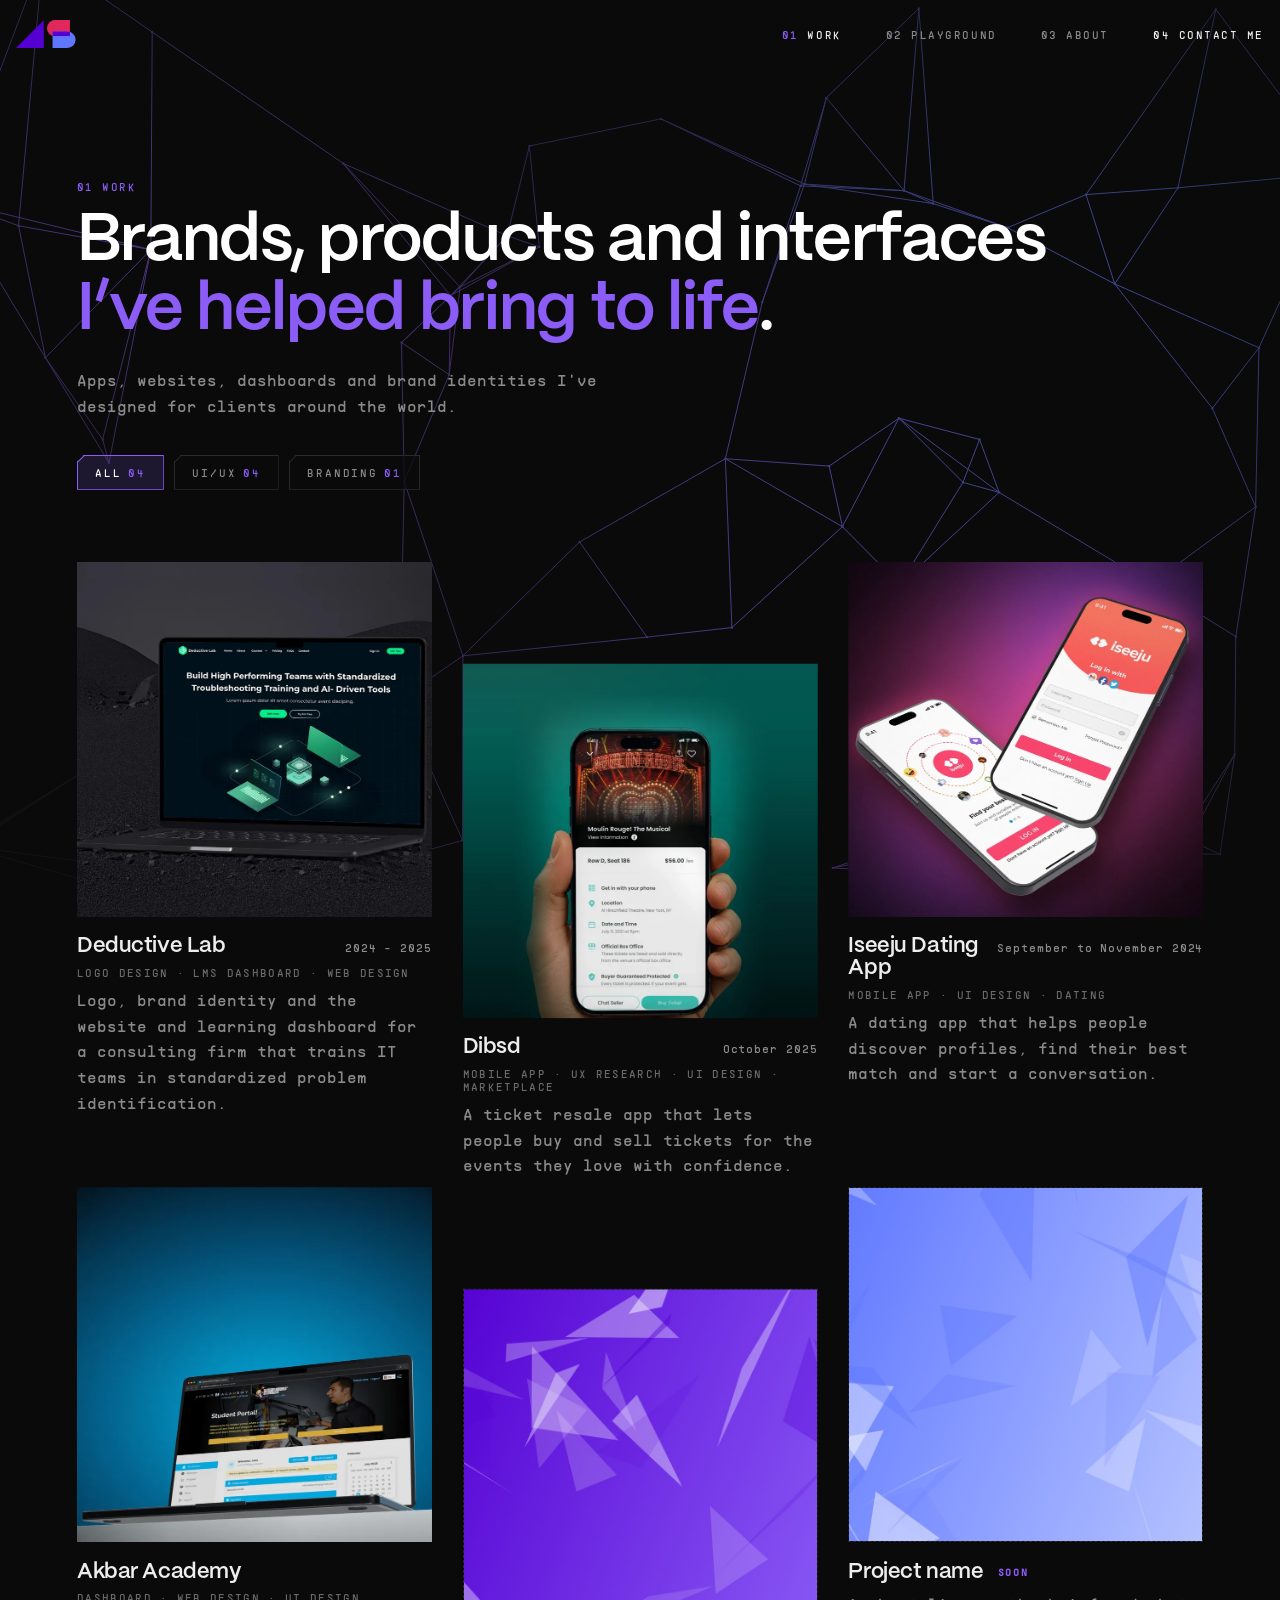
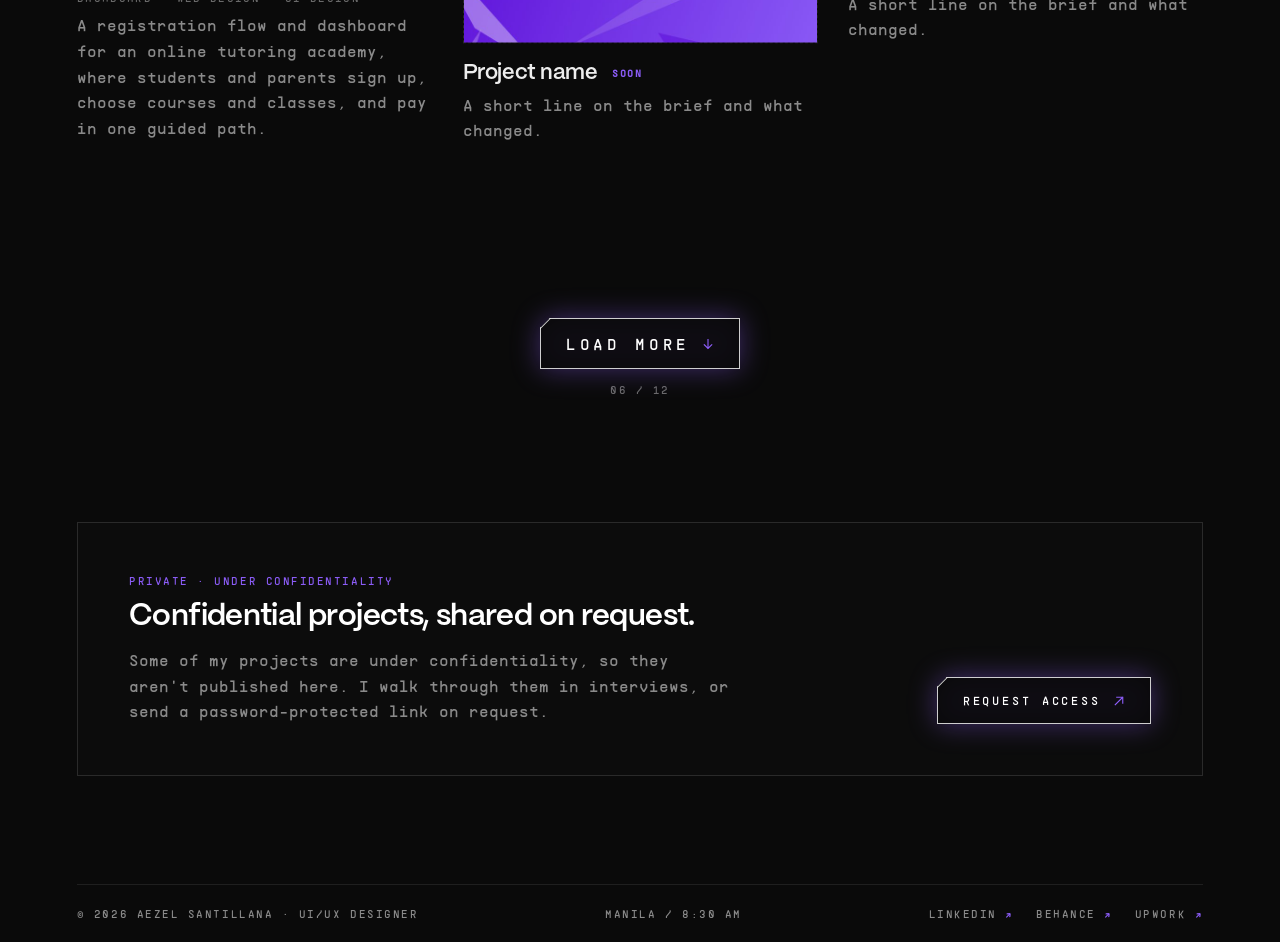
<file: work.html>
<!doctype html>
<html lang="en">
<head>
<meta charset="utf-8">
<meta name="viewport" content="width=device-width, initial-scale=1">
<title>All work · Aezel Santillana</title>
<meta name="description" content="All projects by Aezel Santillana, Senior UI/UX Designer.">
<style>
:root {
  --bg: #0A0A0A; --ink: #EDEDED; --muted: #8A8A8A; --rule: #1F1F1F; --accent: #8B5CF6;
  --mono: "PP Supply Mono", "JetBrains Mono", ui-monospace, SFMono-Regular, Menlo, monospace;
  --display: "PP Mori", "Helvetica Neue", Arial, sans-serif;
  --body: 16px; --h2: clamp(28px, 3.4vw, 52px);
  color-scheme: dark;
}
@font-face { font-family: "PP Supply Mono"; font-weight: 400; font-display: swap; src: url("fonts/PPSupplyMono-Regular.woff2") format("woff2"); }
@font-face { font-family: "PP Mori"; font-weight: 400; font-display: swap; src: url("fonts/PPMori-Regular.woff2") format("woff2"); }
@font-face { font-family: "PP Mori"; font-weight: 600 700; font-display: swap; src: url("fonts/PPMori-SemiBold.woff2") format("woff2"); }
* { box-sizing: border-box; }
html { scroll-behavior: smooth; }
body { margin: 0; background: var(--bg); color: var(--ink); font-family: var(--mono); -webkit-font-smoothing: antialiased; }
@media (max-width: 640px) { :root { --body: 16px; } }
/* subtle polygon line network behind everything, lit by slow purple and blue lights */
#bg { position: fixed; inset: 0; width: 100%; height: 100%; z-index: 0; pointer-events: none; opacity: .9; }
.skip { position: absolute; left: -9999px; } .skip:focus { left: 16px; top: 16px; z-index: 20; background: #000; color: #fff; padding: 8px 12px; }
/* top bar: same as the home page (logo left, menu right) */
.top { position: fixed; inset: 0 0 auto 0; z-index: 10; display: flex; align-items: center; gap: 44px;
  padding: calc(env(safe-area-inset-top, 0px) + 20px) max(16px, env(safe-area-inset-right, 0px)) 20px max(16px, env(safe-area-inset-left, 0px));
  transition: background .3s ease, border-color .3s ease; border-bottom: 1px solid transparent; }
.top.is-solid { background: rgba(10,10,10,.82); backdrop-filter: blur(10px); -webkit-backdrop-filter: blur(10px); border-bottom-color: var(--rule); }
.logo { margin-right: auto; line-height: 0; }
.logo a { display: inline-block; }
.logo svg { display: block; height: 28px; width: auto; }
.logo a:focus-visible { outline: 1px solid var(--accent); outline-offset: 4px; }
.menu { display: flex; gap: 44px; }
.menu a { font-family: var(--mono); font-size: 11px; letter-spacing: .14em; text-transform: uppercase; color: var(--muted); text-decoration: none; white-space: nowrap; transition: color .25s ease; }
.menu a:hover, .menu a:focus-visible, .menu a[aria-current="page"] { color: var(--ink); }
.menu a[aria-current="page"] i { color: var(--accent); }
.menu i { font-style: normal; }
.menu b { color: var(--ink); font-weight: 400; }
@media (max-width: 640px) { .menu { gap: 18px; } .menu a { font-size: 10px; } .menu .hide-s { display: none; } }
main { position: relative; z-index: 1; padding: clamp(120px, 20vh, 200px) max(16px, 6vw) 0; }
/* head */
.kicker { font-size: 11px; letter-spacing: .14em; text-transform: uppercase; color: var(--accent); margin: 0 0 14px; }
.wk__h { font-family: var(--display); font-weight: 600; font-size: clamp(34px, 5.2vw, 76px); line-height: 1.04; letter-spacing: -.02em; margin: 0; max-width: 32ch; text-wrap: balance; color: #fff; }
.wk__h em { font-style: normal; color: var(--accent); }
.wk__lead { margin: 22px 0 0; max-width: 56ch; font-size: var(--body); line-height: 1.6; color: var(--muted); }
.wk__filters { display: flex; flex-wrap: wrap; gap: 10px; margin-top: 36px; }
.wk__tag { --c: 7px; font: inherit; font-family: var(--mono); font-size: 11px; letter-spacing: .18em; text-transform: uppercase; cursor: pointer; color: var(--muted);
  background: rgba(10,10,10,.7); border: 0; padding: 11px 18px; box-shadow: inset 0 0 0 1px #2A2A2A;
  clip-path: polygon(var(--c) 0, 100% 0, 100% 100%, 0 100%, 0 var(--c)); transition: color .2s ease, box-shadow .2s ease, background .2s ease; }
.wk__tag { position: relative; }
.wk__tag::before { content: ""; position: absolute; left: 0; top: 0; width: calc(var(--c) * 1.414); height: 1px; background: #2A2A2A; transform-origin: 0 0; transform: translate(0, var(--c)) rotate(-45deg); transition: background .2s ease; }
.wk__tag:hover::before { background: rgba(255,255,255,.5); }
.wk__tag.is-on::before { background: var(--accent); }
.wk__tag:hover { color: #fff; box-shadow: inset 0 0 0 1px rgba(255,255,255,.5); }
.wk__tag.is-on { color: #fff; background: rgba(139,92,246,.16); box-shadow: inset 0 0 0 1px var(--accent); }
.wk__tag:focus-visible { outline: 1px solid var(--accent); outline-offset: 4px; }
.wk__count { margin-left: 6px; color: var(--accent); }
/* grid: the same staggered cards as Selected work on the home page */
.fw { container-type: inline-size; display: grid; grid-template-columns: repeat(3, minmax(0, 1fr)); column-gap: clamp(1.25rem, 2.4vw, 2.2rem); row-gap: clamp(3rem, 6vw, 4.5rem); padding-bottom: 9cqw; margin-top: clamp(48px, 8vh, 80px); }
.fw__item { display: block; color: var(--ink); text-decoration: none; }
.fw__item:nth-child(3n+2) { transform: translateY(9cqw); }
.fw__media { position: relative; display: block; aspect-ratio: 1 / 1; overflow: hidden; background: #111; }
.fw__media img { display: block; width: 100%; height: 100%; object-fit: cover; transition: transform 1.1s cubic-bezier(.22,.75,.3,1); }
.fw__item:hover .fw__media img { transform: scale(1.035); }
.fw__item:focus-visible { outline: 1px solid var(--accent); outline-offset: 4px; }
.fw__row { display: flex; justify-content: space-between; align-items: baseline; gap: 1rem; margin-top: 1.15rem; }
.fw__title { font-family: var(--display); font-weight: 600; font-size: clamp(1.1rem, .95rem + .5vw, 1.4rem); letter-spacing: -.02em; transition: color .3s; }
.fw__item:hover .fw__title { color: var(--accent); }
.fw__title em { font-style: normal; font-family: var(--mono); font-size: 10px; letter-spacing: .16em; text-transform: uppercase; color: var(--accent); margin-left: 10px; vertical-align: middle; }
.fw__year { color: var(--muted); font-size: .72rem; letter-spacing: .08em; white-space: nowrap; }
.fw__tags { display: block; margin-top: .55rem; font-size: 11px; letter-spacing: .12em; text-transform: uppercase; color: #6A6A6A; }
.fw__sum { display: block; margin-top: .5rem; color: var(--muted); font-size: var(--body); line-height: 1.6; }
.fw__item--soon .fw__media { display: grid; place-items: center; background-color: rgba(15,15,15,.7); border: 1px dashed #2A2A2A;
  background-image: linear-gradient(#151515 1px, transparent 1px), linear-gradient(90deg, #151515 1px, transparent 1px); background-size: 24px 24px; }
.fw__more { display: flex; flex-direction: column; align-items: center; gap: 14px; margin-top: clamp(40px, 7vh, 72px); }
.fw__more[hidden] { display: none; }
.fw__count { font-size: 11px; letter-spacing: .14em; text-transform: uppercase; color: #6A6A6A; }
.fw__item--soon .fw__media img { position: absolute; inset: 0; }
.fw__ph { position: relative; z-index: 1; padding: 6px 10px; background: rgba(10,10,10,.72); color: #8A8A8A !important; font-size: 11px; letter-spacing: .16em; text-transform: uppercase; color: #4A4A4A; }
.fw__item--soon:hover .fw__title { color: inherit; }
@media (max-width: 1024px) { .fw { grid-template-columns: repeat(2, minmax(0, 1fr)); padding-bottom: 12cqw; } .fw__item:nth-child(3n+2) { transform: none; } .fw__item:nth-child(even) { transform: translateY(12cqw); } }
@media (max-width: 720px) { .fw { grid-template-columns: minmax(0, 1fr); padding-bottom: 0; row-gap: 3rem; } .fw__item:nth-child(even) { transform: none; } }
.wk__empty { color: var(--muted); font-size: var(--body); }
/* reveal on scroll */
.fw-anim .fw__media { clip-path: inset(14% 0 0 0); opacity: 0; transition: clip-path 1.2s cubic-bezier(.22,.75,.3,1), opacity .9s ease; }
.fw-anim .fw__media img { scale: 1.14; transition: transform 1.1s cubic-bezier(.22,.75,.3,1), scale 1.6s cubic-bezier(.22,.75,.3,1); }
.fw-anim .fw__row, .fw-anim .fw__tags, .fw-anim .fw__sum { opacity: 0; translate: 0 14px; transition: opacity .8s ease .25s, translate .9s cubic-bezier(.22,.75,.3,1) .25s; }
.fw-anim .fw__item.is-in .fw__media { clip-path: inset(0 0 0 0); opacity: 1; }
.fw-anim .fw__item.is-in .fw__media img { scale: 1.08; }
.fw-anim .fw__item.is-in .fw__row, .fw-anim .fw__item.is-in .fw__tags, .fw-anim .fw__item.is-in .fw__sum { opacity: 1; translate: 0 0; }
/* confidential projects panel */
.private { margin-top: clamp(80px, 14vh, 160px); display: flex; justify-content: space-between; align-items: flex-end; gap: 32px 48px; flex-wrap: wrap;
  border: 1px solid #2A2A2A; background: rgba(15,15,15,.72); backdrop-filter: blur(6px); padding: clamp(28px, 4vw, 56px); }
.private__tag { margin: 0 0 14px; font-size: 11px; letter-spacing: .14em; text-transform: uppercase; color: var(--accent); }
.private h3 { margin: 0 0 14px; font-family: var(--display); font-weight: 600; font-size: clamp(22px, 2.4vw, 34px); letter-spacing: -.02em; color: #fff; }
.private p:not(.private__tag) { margin: 0; max-width: 60ch; font-size: var(--body); line-height: 1.6; color: var(--muted); }
/* mechanical button: same as Send message on the home page */
.mbtn { --c: 10px; position: relative; display: inline-flex; align-items: center; gap: 12px; cursor: pointer; border: 0; background: rgba(10,10,10,.9); color: #fff; text-decoration: none;
  font-family: var(--mono); font-size: 12px; letter-spacing: .24em; text-transform: uppercase; padding: 16px 26px;
  clip-path: polygon(var(--c) 0, 100% 0, 100% 100%, 0 100%, 0 var(--c));
  box-shadow: inset 0 0 0 1px rgba(255,255,255,.8); transition: background .25s ease; }
.mbtn::before { content: ""; position: absolute; left: 0; top: 0; width: calc(var(--c) * 1.414); height: 1px; background: rgba(255,255,255,.8); transform-origin: 0 0; transform: translate(0, var(--c)) rotate(-45deg); }
.mbtn svg { color: var(--accent); transition: transform .25s ease, color .25s ease; }
.mbtn:hover { background: var(--accent); }
.mbtn:hover svg { color: #fff; transform: translate(2px, -2px); }
#workMoreBtn { font: inherit; } #workMoreBtn:hover svg { transform: translateY(2px); }
.mbtn:focus-visible { outline: 1px solid var(--accent); outline-offset: 6px; }
.glow { filter: drop-shadow(0 0 14px rgba(139,92,246,.45)); }
/* footer */
.lf { margin-top: clamp(64px, 12vh, 140px); border-top: 1px solid var(--rule); padding: 22px 0 calc(env(safe-area-inset-bottom, 0px) + 22px);
  display: flex; justify-content: space-between; gap: 16px; flex-wrap: wrap; font-size: 11px; letter-spacing: .14em; text-transform: uppercase; color: var(--muted); }
.lf a { color: var(--muted); text-decoration: none; } .lf a:hover { color: #fff; }
.lf__links { display: flex; gap: 22px; flex-wrap: wrap; }
.lf__links span { color: var(--accent); }
@media (prefers-reduced-motion: reduce) { html { scroll-behavior: auto; } }
.wk__view { display: inline-flex; gap: 14px; align-items: center; margin-left: 8px; font-size: 11px; letter-spacing: .14em; text-transform: uppercase; color: #555; }
.wk__view a { color: var(--muted); text-decoration: none; } .wk__view a:hover { color: #fff; } .wk__view a[aria-current] { color: #fff; border-bottom: 1px solid var(--accent); padding-bottom: 3px; }
</style>
</head>
<body>
<a class="skip" href="#main">Skip to content</a>
<canvas id="bg" aria-hidden="true"></canvas>

<header class="top" id="nav">
  <div class="logo"><a href="index.html" aria-label="Aezel Santillana, home"><svg viewBox="0 0 264 124" xmlns="http://www.w3.org/2000/svg" aria-hidden="true"><defs><path id="asTop" d="M173 0H239V72H173A36 36 0 0 1 173 0Z"/><path id="asBot" d="M162 51H227.5A36.5 36.5 0 0 1 227.5 124H162Z"/><clipPath id="asTopClip"><use href="#asTop"/></clipPath></defs><path d="M0 124L123 1V124Z" fill="#5400D2"/><use href="#asTop" fill="#E1275B"/><use href="#asBot" fill="#5F77FF"/><use href="#asBot" fill="#5400D2" clip-path="url(#asTopClip)"/></svg></a></div>
  <nav class="menu" aria-label="Main">
    <a href="work.html" aria-current="page"><i>01</i> Work</a>
    <a href="playground.html" class="hide-s">02 Playground</a>
    <a href="about.html">03 About</a>
    <a href="index.html#contact"><b>04 Contact me</b></a>
  </nav>
</header>

<main id="main">
  <header class="wk__head">
    <p class="kicker">01 Work</p>
    <h1 class="wk__h">Brands, products and interfaces <em>I&rsquo;ve helped bring to life</em>.</h1>
    <p class="wk__lead">Apps, websites, dashboards and brand identities I've designed for clients around the world.</p>
    <div class="wk__filters" id="workFilters" role="group" aria-label="Filter projects">
      <button type="button" class="wk__tag is-on" data-f="all" aria-pressed="true">All</button>
      <button type="button" class="wk__tag" data-f="uiux" aria-pressed="false">UI/UX</button>
      <button type="button" class="wk__tag" data-f="brand" aria-pressed="false">Branding</button>
    </div>
  </header>

  <section aria-label="Projects">
    <div class="fw" id="workGrid"></div>
    <div class="fw__more" id="workMore" hidden><span class="glow"><button class="mbtn" type="button" id="workMoreBtn"><span>Load more</span><svg viewBox="0 0 16 16" width="12" height="12" aria-hidden="true"><path d="M8 2v12M3 9l5 5 5-5" fill="none" stroke="currentColor" stroke-width="1.5" stroke-linecap="square"/></svg></button></span><span class="fw__count" id="workCount"></span></div>
    <p class="wk__empty" id="workEmpty" hidden>No projects in this category yet.</p>
  </section>

  <div class="private">
    <div>
      <p class="private__tag">Private · under confidentiality</p>
      <h3>Confidential projects, shared on request.</h3>
      <p>Some of my projects are under confidentiality, so they aren't published here. I walk through them in interviews, or send a password-protected link on request.</p>
    </div>
    <span class="glow"><a class="mbtn" href="index.html#contact"><span>Request access</span><svg viewBox="0 0 16 16" width="12" height="12" aria-hidden="true"><path d="M3 13L13 3M5 3h8v8" fill="none" stroke="currentColor" stroke-width="1.5" stroke-linecap="square"/></svg></a></span>
  </div>

  <footer class="lf">
    <span>© <span id="yr">2026</span> Aezel Santillana · UI/UX Designer</span>
    <span>Manila / <time id="mnl">--:--</time></span>
    <span class="lf__links">
      <a href="https://www.linkedin.com/in/aezel-santillana-06a93380" target="_blank" rel="noopener noreferrer">LinkedIn <span aria-hidden="true">↗</span></a>
      <a href="https://www.behance.net/aezelcabrales1" target="_blank" rel="noopener noreferrer">Behance <span aria-hidden="true">↗</span></a>
      <a href="https://www.upwork.com/freelancers/~0197da35db298e4c20?mp_source=share" target="_blank" rel="noopener noreferrer">Upwork <span aria-hidden="true">↗</span></a>
    </span>
  </footer>
</main>

<script src="playdata.js"></script>
<script>
/* projects, from the old site's projects.js (the 4 published case studies) */
var PROJECTS = [
  { slug: "deductive-lab", title: "Deductive Lab", year: "2024 - 2025", img: "images/deductive-lab-laptop-card.webp", tags: ["Logo Design", "LMS Dashboard", "Web Design"],
    summary: "Logo, brand identity and the website and learning dashboard for a consulting firm that trains IT teams in standardized problem identification." },
  { slug: "dibsd", title: "Dibsd", year: "October 2025", img: "images/dibsd-hand-card.webp", tags: ["Mobile App", "UX Research", "UI Design", "Marketplace"],
    summary: "A ticket resale app that lets people buy and sell tickets for the events they love with confidence." },
  { slug: "iseeju", title: "Iseeju Dating App", year: "September to November 2024", img: "images/iseeju-card.webp", tags: ["Mobile App", "UI Design", "Dating"],
    summary: "A dating app that helps people discover profiles, find their best match and start a conversation." },
  { slug: "akbar-academy", title: "Akbar Academy", year: "", img: "images/akbar-academy-card.webp", tags: ["Dashboard", "Web Design", "UI Design"],
    summary: "A registration flow and dashboard for an online tutoring academy, where students and parents sign up, choose courses and classes, and pay in one guided path." }
];
(function () {
  "use strict";
  var mount = document.getElementById("workGrid");
  var esc = function (t) { var d = document.createElement("div"); d.textContent = t == null ? "" : String(t); return d.innerHTML; };
  function cats(p) {
    var t = p.tags.join(" "), c = [];
    if (/ui|ux|web|app|dashboard|lms|research|product/i.test(t)) c.push("uiux");
    if (/logo|brand|identity/i.test(t)) c.push("brand");
    return c;
  }
  document.querySelectorAll("#workFilters .wk__tag").forEach(function (b) {
    var f = b.getAttribute("data-f"), n = f === "all" ? PROJECTS.length : PROJECTS.filter(function (p) { return cats(p).indexOf(f) > -1; }).length;
    b.insertAdjacentHTML("beforeend", '<span class="wk__count">' + String(n).padStart(2, "0") + "</span>");
  });
  var calm = window.matchMedia("(prefers-reduced-motion: reduce)").matches;
  var animate = !calm && "IntersectionObserver" in window;
  if (animate) document.documentElement.classList.add("fw-anim");
  var io = animate ? new IntersectionObserver(function (es) {
    es.forEach(function (e) { if (e.isIntersecting) { e.target.classList.add("is-in"); io.unobserve(e.target); } });
  }, { threshold: 0.15, rootMargin: "0px 0px -8% 0px" }) : null;
  function card(p, n) {
    if (!p) { var ph = ""; try { ph = makeCover((n * 5) % PLAY.length, 800, 800).toDataURL("image/jpeg", .86); } catch (e) {}
      return '<div class="fw__item fw__item--soon"><span class="fw__media">' + (ph ? '<img src="' + ph + '" alt="Placeholder image" decoding="async">' : '<span class="fw__ph">Project ' + n + '</span>') + '</span>' +
      '<span class="fw__row"><span class="fw__title">Project name <em>Soon</em></span><span class="fw__year"></span></span>' +
      '<span class="fw__sum">A short line on the brief and what changed.</span></div>'; }
    return '<a class="fw__item" href="project.html?p=' + encodeURIComponent(p.slug) + '">' +
      '<span class="fw__media"><img src="' + esc(p.img) + '" alt="' + esc(p.title) + ' project" loading="lazy" decoding="async"></span>' +
      '<span class="fw__row"><span class="fw__title">' + esc(p.title) + '</span><span class="fw__year">' + esc(p.year) + '</span></span>' +
      '<span class="fw__tags">' + esc(p.tags.join(" · ")) + '</span>' +
      '<span class="fw__sum">' + esc(p.summary) + '</span></a>';
  }
  /* load more: 6 at a time; "All" is padded with placeholders to 12 until there are more real projects */
  var PAGE = 6, list = [], shown = 0, moreBox = document.getElementById("workMore");
  function add(n) {
    var from = shown; shown = Math.min(list.length, shown + n);
    mount.insertAdjacentHTML("beforeend", list.slice(from, shown).map(function (p, i) { return card(p, String(from + i + 1).padStart(2, "0")); }).join(""));
    if (io) Array.prototype.slice.call(mount.children, from).forEach(function (el) { io.observe(el); });
    moreBox.hidden = shown >= list.length;
    document.getElementById("workCount").textContent = String(shown).padStart(2, "0") + " / " + String(list.length).padStart(2, "0");
    drift();
  }
  function render(f) {
    list = f === "all" ? PROJECTS.slice() : PROJECTS.filter(function (p) { return cats(p).indexOf(f) > -1; });
    if (f === "all") while (list.length < 12) list.push(null);
    mount.innerHTML = ""; shown = 0;
    document.getElementById("workEmpty").hidden = list.length > 0;
    add(PAGE);
  }
  document.getElementById("workMoreBtn").addEventListener("click", function () { add(PAGE); });
  var ticking = false;
  function drift() {
    if (!animate) return; ticking = false;
    var vh = window.innerHeight;
    mount.querySelectorAll(".fw__media img").forEach(function (img) {
      var r = img.parentNode.getBoundingClientRect();
      if (r.bottom < 0 || r.top > vh) return;
      var t = ((r.top + r.height / 2) - vh / 2) / vh;
      img.style.translate = "0 " + (Math.max(-1, Math.min(1, t)) * -3).toFixed(2) + "%";
    });
  }
  if (animate) window.addEventListener("scroll", function () { if (!ticking) { ticking = true; requestAnimationFrame(drift); } }, { passive: true });
  document.querySelectorAll("#workFilters .wk__tag").forEach(function (b) {
    b.addEventListener("click", function () {
      document.querySelectorAll("#workFilters .wk__tag").forEach(function (x) { var on = x === b; x.classList.toggle("is-on", on); x.setAttribute("aria-pressed", on ? "true" : "false"); });
      render(b.getAttribute("data-f"));
    });
  });
  render("all");
  document.getElementById("yr").textContent = new Date().getFullYear();
  var mnl = document.getElementById("mnl");
  var fmt; try { fmt = new Intl.DateTimeFormat("en-US", { timeZone: "Asia/Manila", hour: "numeric", minute: "2-digit" }); } catch (e) {}
  var tick = function () { if (fmt) mnl.textContent = fmt.format(new Date()); };
  tick(); setInterval(tick, 20000);
  var nav = document.getElementById("nav");
  var ns = function () { nav.classList.toggle("is-solid", window.scrollY > 40); };
  window.addEventListener("scroll", ns, { passive: true }); ns();
})();

/* background: a sparse polygon line network, lit by three drifting lights and the cursor (same idea as the home page) */
(function () {
  var cv = document.getElementById("bg"), ctx = cv.getContext("2d");
  var calm = window.matchMedia("(prefers-reduced-motion: reduce)").matches;
  var W, H, dpr, lines, glowC, gctx, seed = 7;
  var rnd = function () { seed = (seed * 16807) % 2147483647; return (seed - 1) / 2147483646; };
  var mouse = { x: -9999, y: -9999 };
  function build() {
    dpr = Math.min(2, window.devicePixelRatio || 1);
    W = window.innerWidth; H = window.innerHeight;
    cv.width = W * dpr; cv.height = H * dpr;
    seed = 7;
    var n = Math.round(Math.max(36, Math.min(90, W * H / 18000))), pts = [];
    for (var i = 0; i < n; i++) pts.push([rnd() * W * 1.1 - W * .05, rnd() * H * 1.1 - H * .05]);
    lines = document.createElement("canvas"); lines.width = cv.width; lines.height = cv.height;
    var l = lines.getContext("2d"); l.scale(dpr, dpr); l.lineWidth = 1; l.strokeStyle = "#fff";
    var seen = {};
    pts.forEach(function (p, i) {
      var d = pts.map(function (q, j) { return [j, (q[0] - p[0]) * (q[0] - p[0]) + (q[1] - p[1]) * (q[1] - p[1])]; }).sort(function (a, b) { return a[1] - b[1]; });
      for (var k = 1; k <= 3; k++) {
        var j = d[k][0], key = i < j ? i + "_" + j : j + "_" + i;
        if (seen[key]) continue; seen[key] = 1;
        l.beginPath(); l.moveTo(p[0], p[1]); l.lineTo(pts[j][0], pts[j][1]); l.stroke();
      }
      l.fillStyle = "#fff"; l.fillRect(p[0] - 1, p[1] - 1, 2, 2);
    });
    glowC = document.createElement("canvas"); glowC.width = cv.width; glowC.height = cv.height; gctx = glowC.getContext("2d");
  }
  var lights = [
    { c: "139,92,246", r: .55, sx: .00011, sy: .00007, px: 0, py: 1 },
    { c: "95,119,255", r: .45, sx: .00008, sy: .00013, px: 2, py: 4 },
    { c: "139,92,246", r: .40, sx: .00014, sy: .00009, px: 4, py: 2 }
  ];
  function frame(t) {
    ctx.setTransform(1, 0, 0, 1, 0, 0);
    ctx.clearRect(0, 0, cv.width, cv.height);
    ctx.globalAlpha = .045; ctx.drawImage(lines, 0, 0); ctx.globalAlpha = 1;   /* the faint base network */
    gctx.globalCompositeOperation = "source-over"; gctx.clearRect(0, 0, glowC.width, glowC.height);
    var m = Math.max(W, H);
    lights.forEach(function (L) {
      var x = (.5 + .42 * Math.sin(t * L.sx + L.px)) * W, y = (.5 + .42 * Math.cos(t * L.sy + L.py)) * H, r = L.r * m;
      var g = gctx.createRadialGradient(x * dpr, y * dpr, 0, x * dpr, y * dpr, r * dpr);
      g.addColorStop(0, "rgba(" + L.c + ",.55)"); g.addColorStop(1, "rgba(" + L.c + ",0)");
      gctx.fillStyle = g; gctx.fillRect(0, 0, glowC.width, glowC.height);
    });
    if (mouse.x > -999) {
      var g2 = gctx.createRadialGradient(mouse.x * dpr, mouse.y * dpr, 0, mouse.x * dpr, mouse.y * dpr, 260 * dpr);
      g2.addColorStop(0, "rgba(180,150,255,.7)"); g2.addColorStop(1, "rgba(139,92,246,0)");
      gctx.fillStyle = g2; gctx.fillRect(0, 0, glowC.width, glowC.height);
    }
    gctx.globalCompositeOperation = "destination-in"; gctx.drawImage(lines, 0, 0);   /* light only where the lines are */
    ctx.drawImage(glowC, 0, 0);
    if (!calm) requestAnimationFrame(frame);
  }
  build();
  window.addEventListener("resize", function () { build(); if (calm) frame(0); });
  window.addEventListener("pointermove", function (e) { mouse.x = e.clientX; mouse.y = e.clientY; }, { passive: true });
  requestAnimationFrame(frame);
})();
</script>
</body>
</html>
</file>
